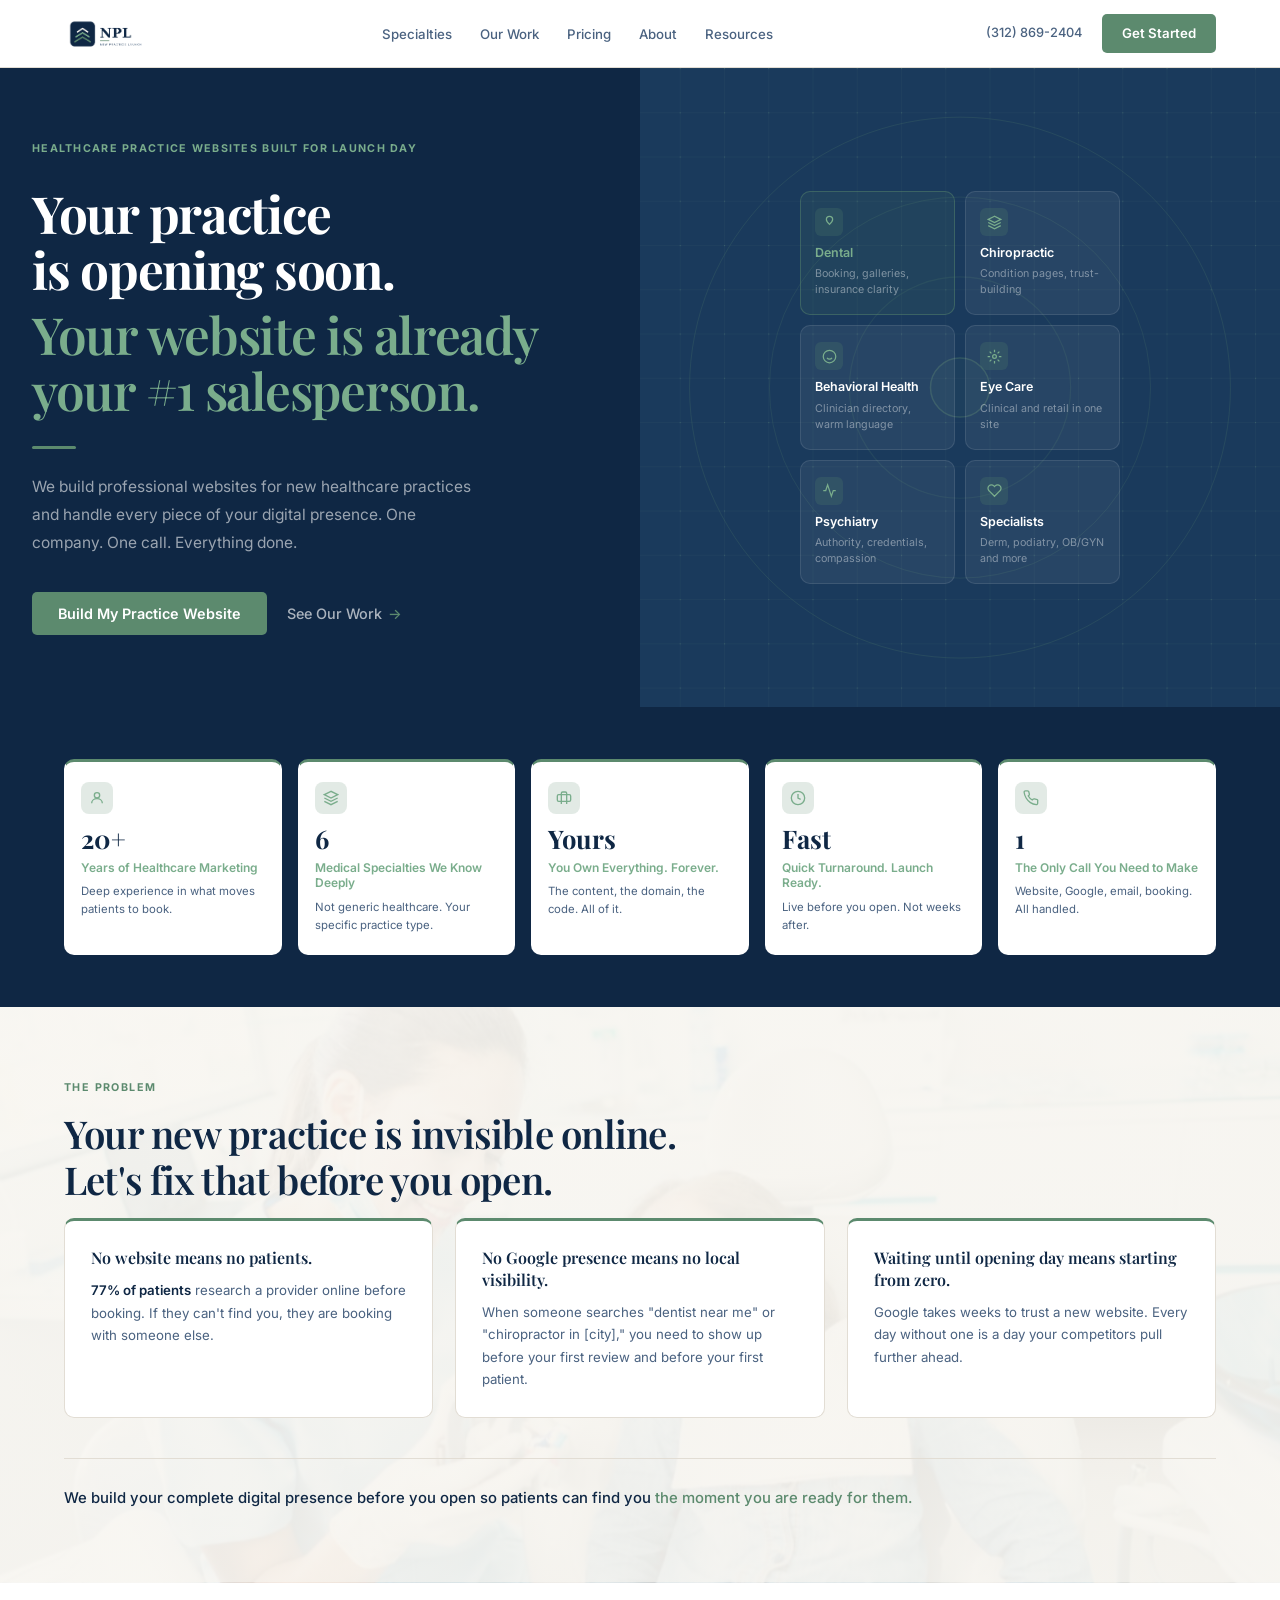
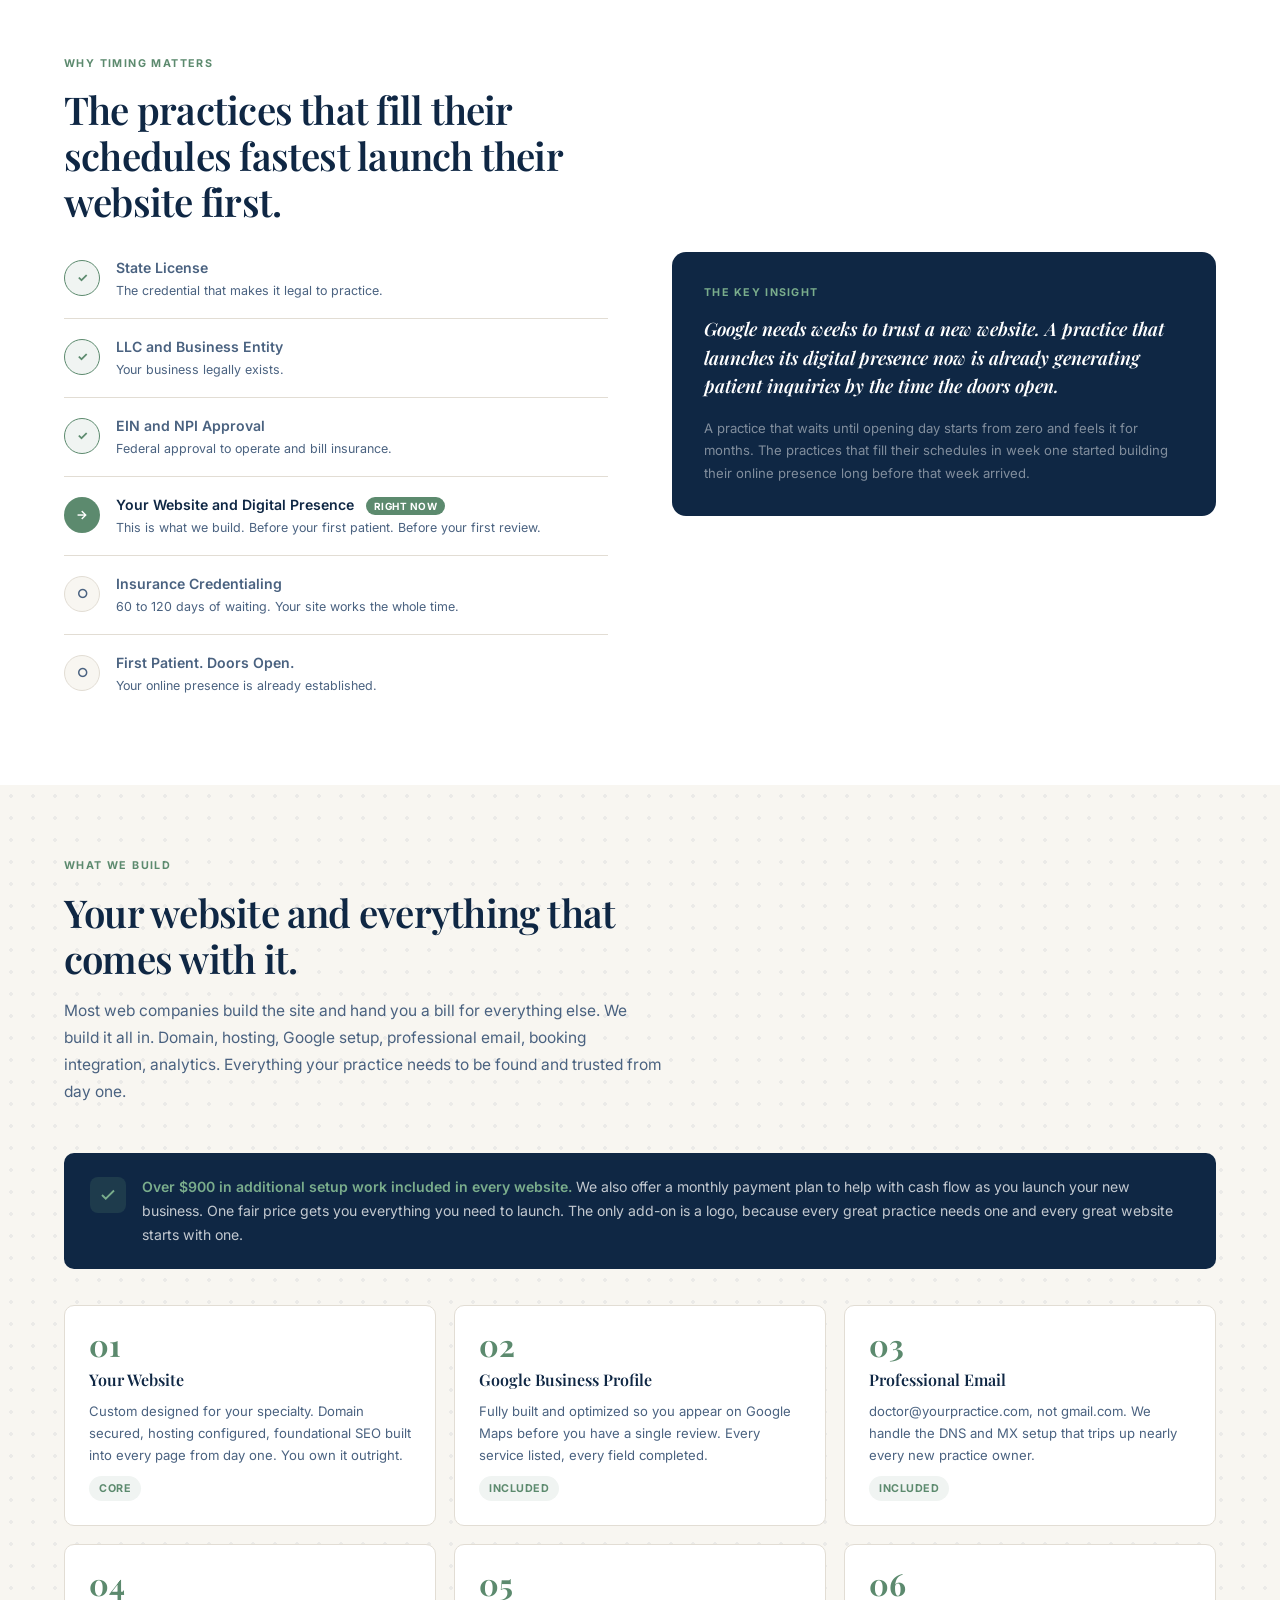
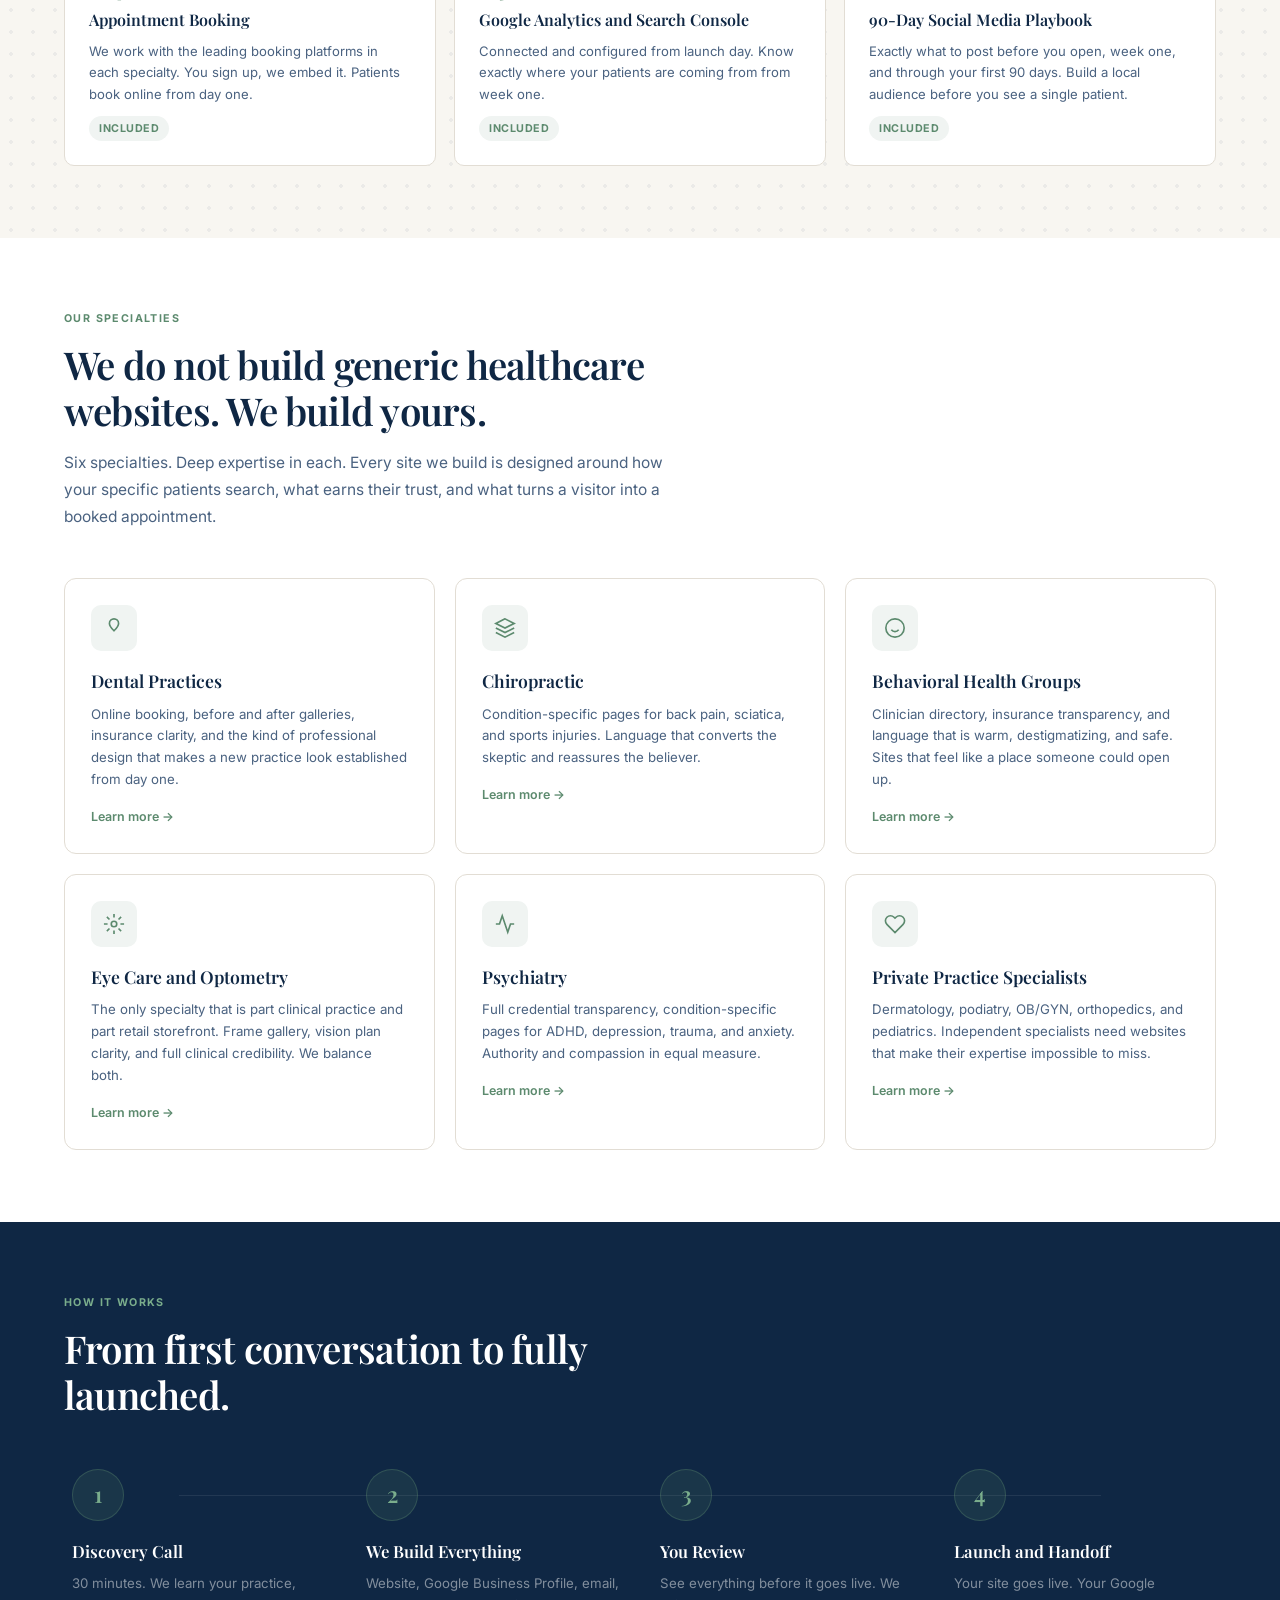
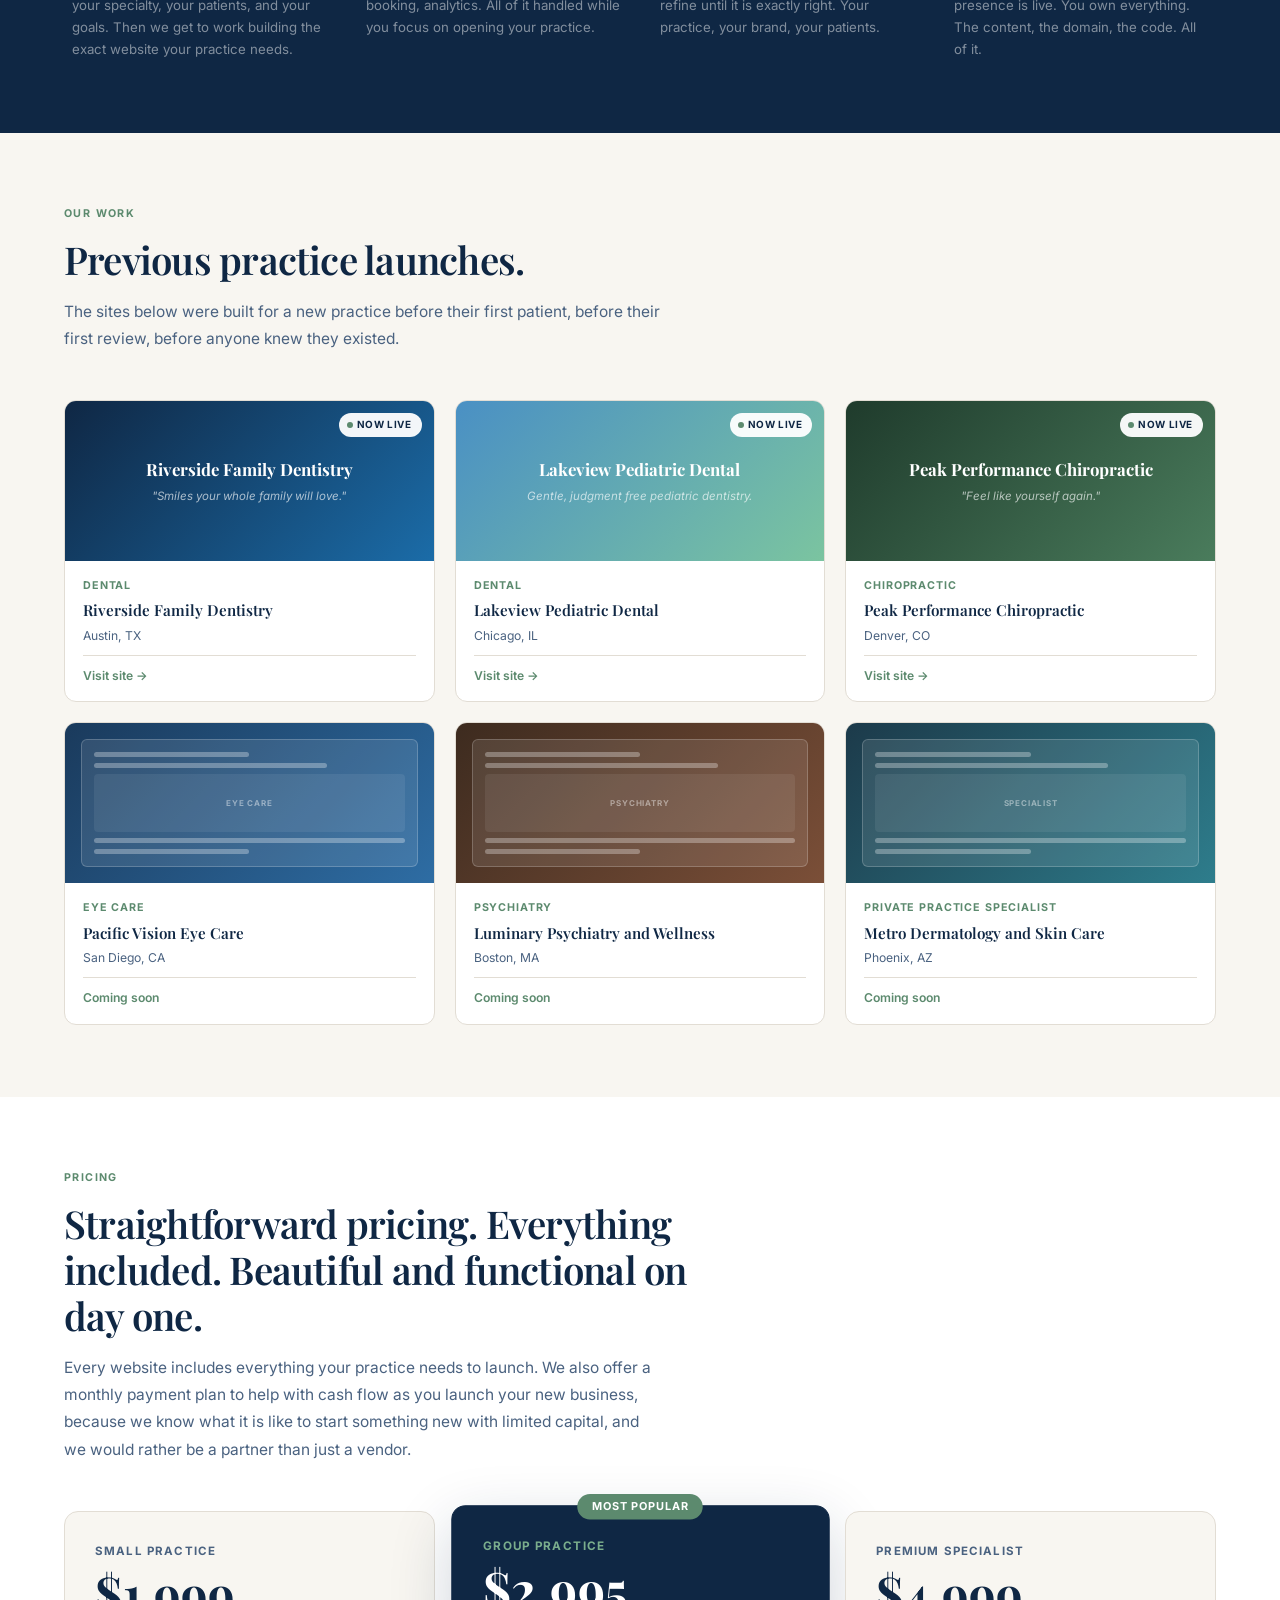
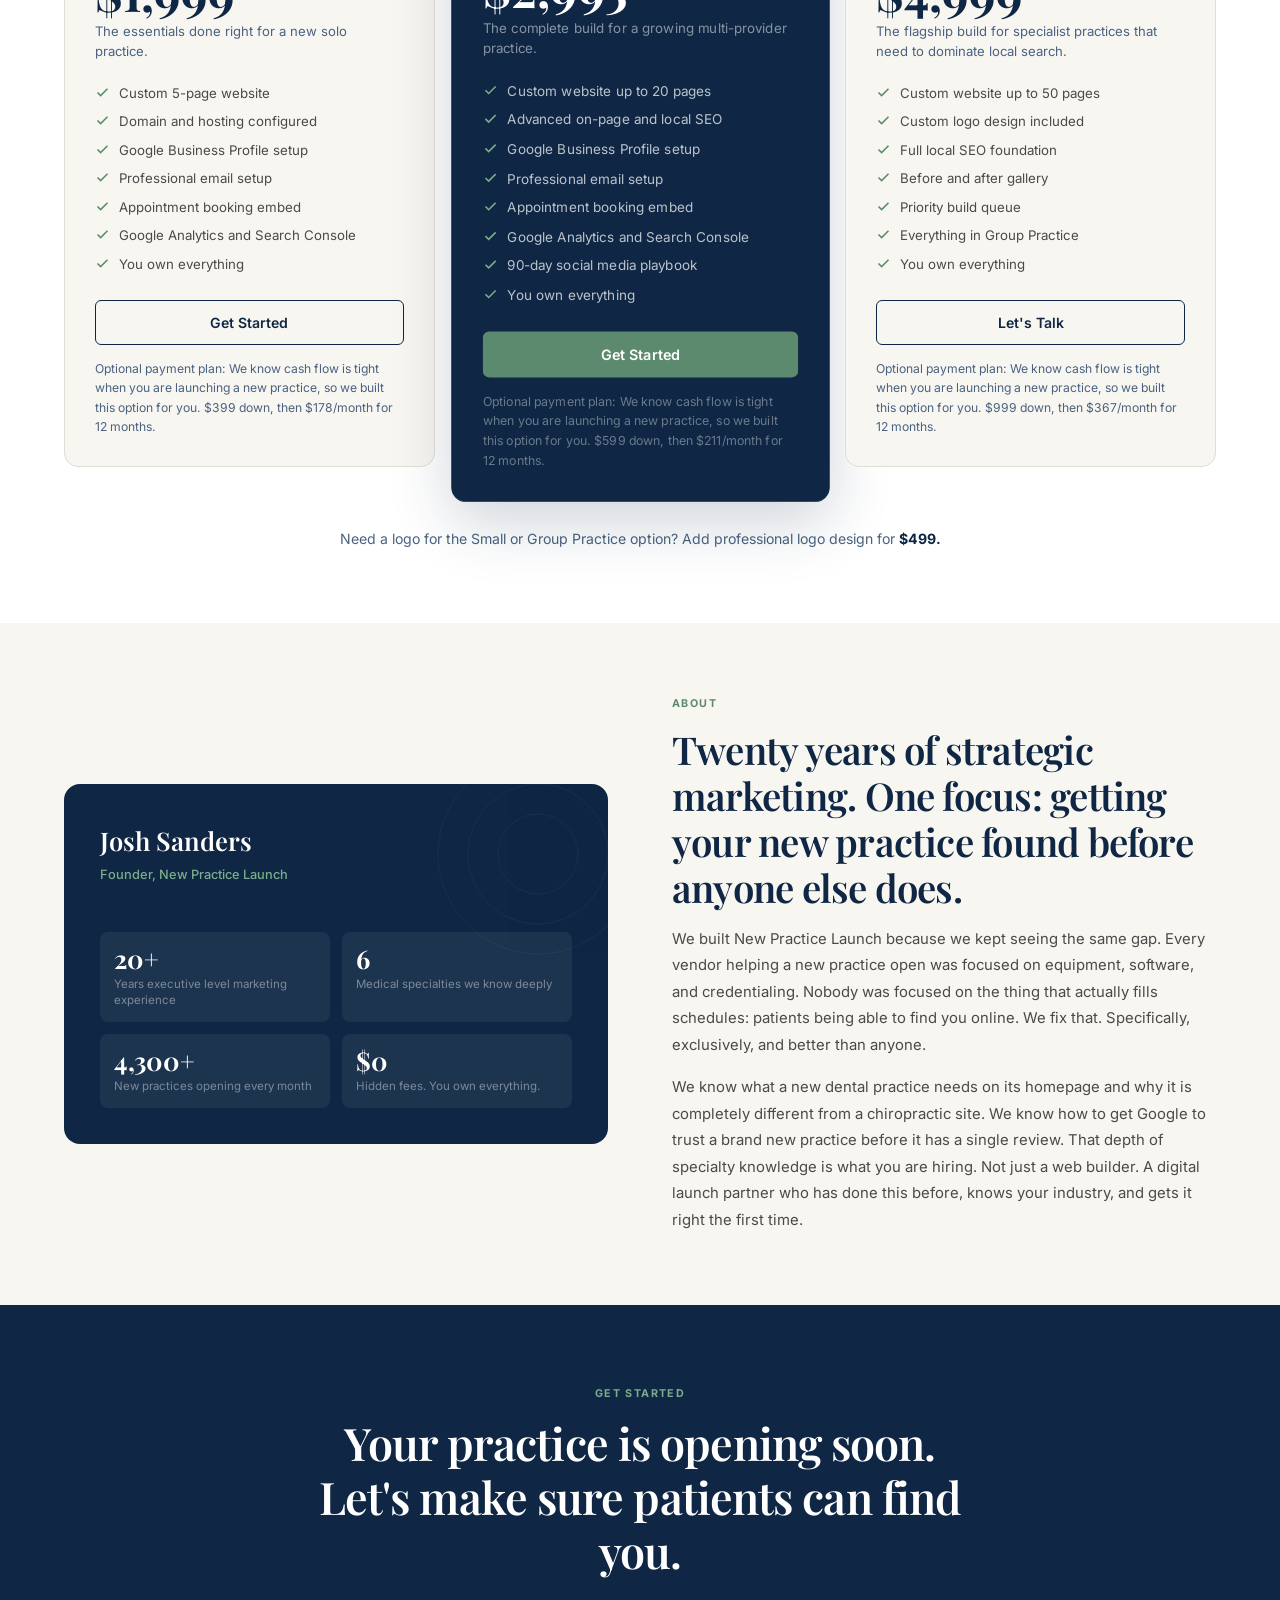
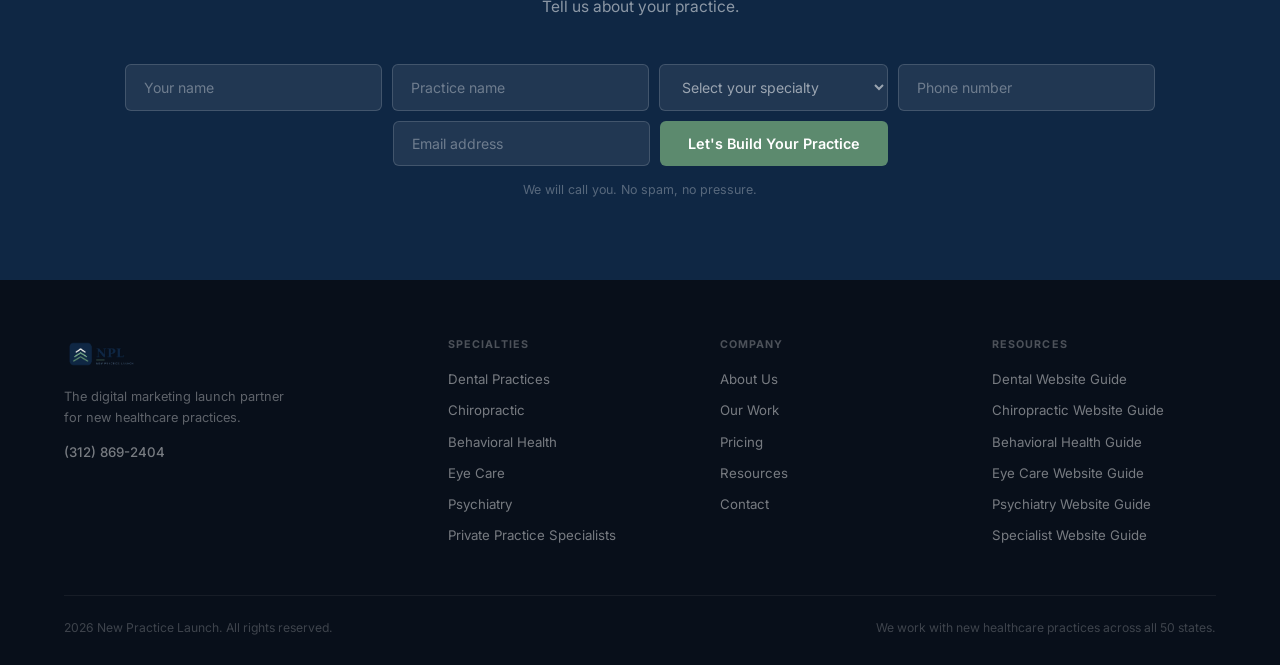
<file: index.html>
<!DOCTYPE html>
<html lang="en">
<head>
  <meta charset="UTF-8">
  <meta name="viewport" content="width=device-width, initial-scale=1.0">
  <title>New Practice Launch: Healthcare Practice Websites Built for Launch Day</title>
  <meta name="description" content="We build professional websites for new healthcare practices. Dental, chiropractic, eye care, behavioral health, psychiatry, and specialist practices. One company. One call. Everything done.">
  <link rel="icon" type="image/svg+xml" href="data:image/svg+xml,%3Csvg xmlns='http://www.w3.org/2000/svg' viewBox='0 0 64 64'%3E%3Crect width='64' height='64' rx='12' fill='%230F2744'/%3E%3Cpolyline points='14,46 32,26 50,46' fill='none' stroke='%23FFFFFF' stroke-width='5' stroke-linecap='round' stroke-linejoin='round'/%3E%3Cpolyline points='14,54 32,34 50,54' fill='none' stroke='%237AAD8C' stroke-width='5' stroke-linecap='round' stroke-linejoin='round'/%3E%3Cpolyline points='14,62 32,42 50,62' fill='none' stroke='%235C8A6E' stroke-width='5' stroke-linecap='round' stroke-linejoin='round'/%3E%3C/svg%3E">
  <link rel="preconnect" href="https://fonts.googleapis.com">
  <link rel="preconnect" href="https://fonts.gstatic.com" crossorigin>
  <link href="https://fonts.googleapis.com/css2?family=Playfair+Display:ital,wght@0,400;0,600;0,700;1,400;1,600&family=Inter:wght@300;400;500;600&display=swap" rel="stylesheet">
  <link rel="stylesheet" href="shared.css">
</head>
<body>

  <!-- NAV -->
  <nav class="nav">
    <a href="index.html" class="nav-logo">
      <img src="assets/images/npl_logo_final.png" alt="New Practice Launch">
    </a>
    <ul class="nav-links">
      <li><a href="#specialties">Specialties</a></li>
      <li><a href="#work">Our Work</a></li>
      <li><a href="#pricing">Pricing</a></li>
      <li><a href="#about">About</a></li>
      <li><a href="#resources">Resources</a></li>
    </ul>
    <div class="nav-right">
      <span class="nav-phone">(312) 869-2404</span>
      <a href="#contact" class="nav-cta">Get Started</a>
      <button class="nav-hamburger" id="hamburger" aria-label="Open menu">
        <span></span>
        <span></span>
        <span></span>
      </button>
    </div>
  </nav>

  <!-- MOBILE NAV -->
  <div class="mobile-nav" id="mobileNav">
    <a href="#specialties">Specialties</a>
    <a href="#work">Our Work</a>
    <a href="#pricing">Pricing</a>
    <a href="#about">About</a>
    <a href="#resources">Resources</a>
    <a href="#contact" class="mobile-nav-cta">Get Started</a>
  </div>

  <!-- HERO -->
  <section class="hero">
    <div class="hero-left">
      <div class="eyebrow">
        Healthcare Practice Websites Built for Launch Day
      </div>
      <h1 class="hero-h1">Your practice<br>is opening soon.</h1>
      <span class="hero-h1-italic">Your website is already<br>your #1 salesperson.</span>
      <div class="sage-rule"></div>
      <p class="hero-sub">We build professional websites for new healthcare practices and handle every piece of your digital presence. One company. One call. Everything done.</p>
      <div class="hero-actions">
        <button class="btn-primary" onclick="document.getElementById('contact').scrollIntoView({behavior:'smooth'})">Build My Practice Website</button>
        <button class="btn-ghost" onclick="document.getElementById('work').scrollIntoView({behavior:'smooth'})">
          See Our Work <span class="arr">&#8594;</span>
        </button>
      </div>
    </div>
    <div class="hero-right">
      <svg class="hero-geo" viewBox="0 0 600 520" preserveAspectRatio="xMidYMid slice" xmlns="http://www.w3.org/2000/svg">
        <defs>
          <pattern id="grid" width="36" height="36" patternUnits="userSpaceOnUse">
            <path d="M 36 0 L 0 0 0 36" fill="none" stroke="#7AAD8C" stroke-width="0.35" opacity="0.2"/>
          </pattern>
          <pattern id="dots" width="36" height="36" patternUnits="userSpaceOnUse">
            <circle cx="0" cy="0" r="1" fill="#7AAD8C" opacity="0.22"/>
          </pattern>
        </defs>
        <rect width="600" height="520" fill="url(#grid)"/>
        <rect width="600" height="520" fill="url(#dots)"/>
        <circle cx="300" cy="260" r="220" fill="none" stroke="#5C8A6E" stroke-width="0.8" opacity="0.2"/>
        <circle cx="300" cy="260" r="155" fill="none" stroke="#5C8A6E" stroke-width="0.8" opacity="0.18"/>
        <circle cx="300" cy="260" r="90" fill="none" stroke="#5C8A6E" stroke-width="1" opacity="0.15"/>
        <circle cx="300" cy="260" r="24" fill="rgba(92,138,110,0.18)" stroke="#5C8A6E" stroke-width="1.2" opacity="0.35"/>
      </svg>
      <div class="vert-cards">
        <div class="vc featured">
          <div class="vc-icon">
            <svg width="15" height="15" fill="none" stroke="#7AAD8C" stroke-width="2" viewBox="0 0 24 24"><path d="M12 2a5 5 0 0 1 5 5c0 3-2 5-5 8-3-3-5-5-5-8a5 5 0 0 1 5-5z"/></svg>
          </div>
          <div class="vc-name">Dental</div>
          <div class="vc-desc">Booking, galleries, insurance clarity</div>
        </div>
        <div class="vc">
          <div class="vc-icon">
            <svg width="15" height="15" fill="none" stroke="#7AAD8C" stroke-width="2" viewBox="0 0 24 24"><path d="M12 2L2 7l10 5 10-5-10-5z"/><path d="M2 17l10 5 10-5"/><path d="M2 12l10 5 10-5"/></svg>
          </div>
          <div class="vc-name">Chiropractic</div>
          <div class="vc-desc">Condition pages, trust-building</div>
        </div>
        <div class="vc">
          <div class="vc-icon">
            <svg width="15" height="15" fill="none" stroke="#7AAD8C" stroke-width="2" viewBox="0 0 24 24"><circle cx="12" cy="12" r="10"/><path d="M8 14s1.5 2 4 2 4-2 4-2"/><line x1="9" y1="9" x2="9.01" y2="9"/><line x1="15" y1="9" x2="15.01" y2="9"/></svg>
          </div>
          <div class="vc-name">Behavioral Health</div>
          <div class="vc-desc">Clinician directory, warm language</div>
        </div>
        <div class="vc">
          <div class="vc-icon">
            <svg width="15" height="15" fill="none" stroke="#7AAD8C" stroke-width="2" viewBox="0 0 24 24"><circle cx="12" cy="12" r="3"/><path d="M12 1v4M12 19v4M4.22 4.22l2.83 2.83M16.95 16.95l2.83 2.83M1 12h4M19 12h4M4.22 19.78l2.83-2.83M16.95 7.05l2.83-2.83"/></svg>
          </div>
          <div class="vc-name">Eye Care</div>
          <div class="vc-desc">Clinical and retail in one site</div>
        </div>
        <div class="vc">
          <div class="vc-icon">
            <svg width="15" height="15" fill="none" stroke="#7AAD8C" stroke-width="2" viewBox="0 0 24 24"><path d="M22 12h-4l-3 9L9 3l-3 9H2"/></svg>
          </div>
          <div class="vc-name">Psychiatry</div>
          <div class="vc-desc">Authority, credentials, compassion</div>
        </div>
        <div class="vc">
          <div class="vc-icon">
            <svg width="15" height="15" fill="none" stroke="#7AAD8C" stroke-width="2" viewBox="0 0 24 24"><path d="M20.84 4.61a5.5 5.5 0 0 0-7.78 0L12 5.67l-1.06-1.06a5.5 5.5 0 0 0-7.78 7.78l1.06 1.06L12 21.23l7.78-7.78 1.06-1.06a5.5 5.5 0 0 0 0-7.78z"/></svg>
          </div>
          <div class="vc-name">Specialists</div>
          <div class="vc-desc">Derm, podiatry, OB/GYN and more</div>
        </div>
      </div>
    </div>
  </section>

  <!-- TRUST SECTION -->
  <section class="trust-section">
    <div class="trust-grid">
      <div class="trust-card">
        <div class="trust-icon">
          <svg width="16" height="16" fill="none" stroke="#7AAD8C" stroke-width="2" viewBox="0 0 24 24"><circle cx="12" cy="8" r="4"/><path d="M4 20c0-4 3.6-7 8-7s8 3 8 7"/></svg>
        </div>
        <div class="trust-num">20+</div>
        <div class="trust-label">Years of Healthcare Marketing</div>
        <div class="trust-desc">Deep experience in what moves patients to book.</div>
      </div>
      <div class="trust-card">
        <div class="trust-icon">
          <svg width="16" height="16" fill="none" stroke="#7AAD8C" stroke-width="2" viewBox="0 0 24 24"><path d="M12 2L2 7l10 5 10-5-10-5z"/><path d="M2 17l10 5 10-5"/><path d="M2 12l10 5 10-5"/></svg>
        </div>
        <div class="trust-num">6</div>
        <div class="trust-label">Medical Specialties We Know Deeply</div>
        <div class="trust-desc">Not generic healthcare. Your specific practice type.</div>
      </div>
      <div class="trust-card">
        <div class="trust-icon">
          <svg width="16" height="16" fill="none" stroke="#7AAD8C" stroke-width="2" viewBox="0 0 24 24"><path d="M20 7H4a2 2 0 0 0-2 2v6a2 2 0 0 0 2 2h16a2 2 0 0 0 2-2V9a2 2 0 0 0-2-2z"/><path d="M16 21V5a2 2 0 0 0-2-2h-4a2 2 0 0 0-2 2v16"/></svg>
        </div>
        <div class="trust-num">Yours</div>
        <div class="trust-label">You Own Everything. Forever.</div>
        <div class="trust-desc">The content, the domain, the code. All of it.</div>
      </div>
      <div class="trust-card">
        <div class="trust-icon">
          <svg width="16" height="16" fill="none" stroke="#7AAD8C" stroke-width="2" viewBox="0 0 24 24"><circle cx="12" cy="12" r="10"/><polyline points="12 6 12 12 16 14"/></svg>
        </div>
        <div class="trust-num">Fast</div>
        <div class="trust-label">Quick Turnaround. Launch Ready.</div>
        <div class="trust-desc">Live before you open. Not weeks after.</div>
      </div>
      <div class="trust-card">
        <div class="trust-icon">
          <svg width="16" height="16" fill="none" stroke="#7AAD8C" stroke-width="2" viewBox="0 0 24 24"><path d="M22 16.92v3a2 2 0 0 1-2.18 2 19.79 19.79 0 0 1-8.63-3.07A19.5 19.5 0 0 1 4.69 12a19.79 19.79 0 0 1-3-8.59A2 2 0 0 1 3.77 1.2h3a2 2 0 0 1 2 1.72c.127.96.361 1.903.7 2.81a2 2 0 0 1-.45 2.11L7.91 8.96a16 16 0 0 0 6 6l1.12-1.12a2 2 0 0 1 2.11-.45c.907.339 1.85.573 2.81.7A2 2 0 0 1 22 16.92z"/></svg>
        </div>
        <div class="trust-num">1</div>
        <div class="trust-label">The Only Call You Need to Make</div>
        <div class="trust-desc">Website, Google, email, booking. All handled.</div>
      </div>
    </div>
  </section>

  <!-- THE PROBLEM -->
  <section class="section section-cream section-problem">
    <span class="sec-eye">The Problem</span>
    <h2 class="sec-h2">Your new practice is invisible online. Let's fix that before you open.</h2>
    <div class="three-col">
      <div class="col-card">
        <div class="col-title">No website means no patients.</div>
        <p class="col-body"><strong>77% of patients</strong> research a provider online before booking. If they can't find you, they are booking with someone else.</p>
      </div>
      <div class="col-card">
        <div class="col-title">No Google presence means no local visibility.</div>
        <p class="col-body">When someone searches "dentist near me" or "chiropractor in [city]," you need to show up before your first review and before your first patient.</p>
      </div>
      <div class="col-card">
        <div class="col-title">Waiting until opening day means starting from zero.</div>
        <p class="col-body">Google takes weeks to trust a new website. Every day without one is a day your competitors pull further ahead.</p>
      </div>
    </div>
    <div class="section-footer">
      We build your complete digital presence before you open so patients can find you <span>the moment you are ready for them.</span>
    </div>
  </section>

  <!-- TIMELINE -->
  <section class="section section-white">
    <div class="tl-grid">
      <div>
        <span class="sec-eye">Why Timing Matters</span>
        <h2 class="sec-h2">The practices that fill their schedules fastest launch their website first.</h2>
        <div class="tl-steps">
          <div class="tl-step">
            <div class="tl-dot done">&#10003;</div>
            <div>
              <div class="tl-title muted">State License</div>
              <div class="tl-desc">The credential that makes it legal to practice.</div>
            </div>
          </div>
          <div class="tl-step">
            <div class="tl-dot done">&#10003;</div>
            <div>
              <div class="tl-title muted">LLC and Business Entity</div>
              <div class="tl-desc">Your business legally exists.</div>
            </div>
          </div>
          <div class="tl-step">
            <div class="tl-dot done">&#10003;</div>
            <div>
              <div class="tl-title muted">EIN and NPI Approval</div>
              <div class="tl-desc">Federal approval to operate and bill insurance.</div>
            </div>
          </div>
          <div class="tl-step">
            <div class="tl-dot now">&#8594;</div>
            <div>
              <div class="tl-title">Your Website and Digital Presence <span class="tl-badge">Right Now</span></div>
              <div class="tl-desc">This is what we build. Before your first patient. Before your first review.</div>
            </div>
          </div>
          <div class="tl-step">
            <div class="tl-dot next">&#9675;</div>
            <div>
              <div class="tl-title muted">Insurance Credentialing</div>
              <div class="tl-desc">60 to 120 days of waiting. Your site works the whole time.</div>
            </div>
          </div>
          <div class="tl-step">
            <div class="tl-dot next">&#9675;</div>
            <div>
              <div class="tl-title muted">First Patient. Doors Open.</div>
              <div class="tl-desc">Your online presence is already established.</div>
            </div>
          </div>
        </div>
      </div>
      <div class="tl-insight">
        <span class="tl-insight-label">The Key Insight</span>
        <div class="tl-insight-quote">Google needs weeks to trust a new website. A practice that launches its digital presence now is already generating patient inquiries by the time the doors open.</div>
        <div class="tl-insight-body">A practice that waits until opening day starts from zero and feels it for months. The practices that fill their schedules in week one started building their online presence long before that week arrived.</div>
      </div>
    </div>
  </section>

  <!-- WHAT WE BUILD -->
  <section class="section section-cream section-build">
    <span class="sec-eye">What We Build</span>
    <h2 class="sec-h2">Your website and everything that comes with it.</h2>
    <p class="sec-sub">Most web companies build the site and hand you a bill for everything else. We build it all in. Domain, hosting, Google setup, professional email, booking integration, analytics. Everything your practice needs to be found and trusted from day one.</p>
    <div class="build-highlight">
      <div class="build-highlight-icon">
        <svg width="18" height="18" fill="none" stroke="#7AAD8C" stroke-width="2.5" viewBox="0 0 24 24"><polyline points="20 6 9 17 4 12"/></svg>
      </div>
      <div class="build-highlight-text">
        <strong>Over $900 in additional setup work included in every website.</strong> We also offer a monthly payment plan to help with cash flow as you launch your new business. One fair price gets you everything you need to launch. The only add-on is a logo, because every great practice needs one and every great website starts with one.
      </div>
    </div>
    <div class="build-grid">
      <div class="build-card">
        <div class="build-num">01</div>
        <div class="build-title">Your Website</div>
        <p class="build-body">Custom designed for your specialty. Domain secured, hosting configured, foundational SEO built into every page from day one. You own it outright.</p>
        <span class="build-tag">Core</span>
      </div>
      <div class="build-card">
        <div class="build-num">02</div>
        <div class="build-title">Google Business Profile</div>
        <p class="build-body">Fully built and optimized so you appear on Google Maps before you have a single review. Every service listed, every field completed.</p>
        <span class="build-tag">Included</span>
      </div>
      <div class="build-card">
        <div class="build-num">03</div>
        <div class="build-title">Professional Email</div>
        <p class="build-body">doctor@yourpractice.com, not gmail.com. We handle the DNS and MX setup that trips up nearly every new practice owner.</p>
        <span class="build-tag">Included</span>
      </div>
      <div class="build-card">
        <div class="build-num">04</div>
        <div class="build-title">Appointment Booking</div>
        <p class="build-body">We work with the leading booking platforms in each specialty. You sign up, we embed it. Patients book online from day one.</p>
        <span class="build-tag">Included</span>
      </div>
      <div class="build-card">
        <div class="build-num">05</div>
        <div class="build-title">Google Analytics and Search Console</div>
        <p class="build-body">Connected and configured from launch day. Know exactly where your patients are coming from from week one.</p>
        <span class="build-tag">Included</span>
      </div>
      <div class="build-card">
        <div class="build-num">06</div>
        <div class="build-title">90-Day Social Media Playbook</div>
        <p class="build-body">Exactly what to post before you open, week one, and through your first 90 days. Build a local audience before you see a single patient.</p>
        <span class="build-tag">Included</span>
      </div>
    </div>
  </section>

  <!-- SPECIALTIES -->
  <section class="section section-white" id="specialties">
    <span class="sec-eye">Our Specialties</span>
    <h2 class="sec-h2">We do not build generic healthcare websites. We build yours.</h2>
    <p class="sec-sub">Six specialties. Deep expertise in each. Every site we build is designed around how your specific patients search, what earns their trust, and what turns a visitor into a booked appointment.</p>
    <div class="spec-grid">
      <a class="spec-card" href="specialties/dental/">
        <div class="spec-icon">
          <svg width="22" height="22" fill="none" stroke="#5C8A6E" stroke-width="1.8" viewBox="0 0 24 24"><path d="M12 2a5 5 0 0 1 5 5c0 3-2 5-5 8-3-3-5-5-5-8a5 5 0 0 1 5-5z"/></svg>
        </div>
        <div class="spec-name">Dental Practices</div>
        <p class="spec-desc">Online booking, before and after galleries, insurance clarity, and the kind of professional design that makes a new practice look established from day one.</p>
        <div class="spec-link">Learn more &#8594;</div>
      </a>
      <a class="spec-card" href="specialties/chiropractic/">
        <div class="spec-icon">
          <svg width="22" height="22" fill="none" stroke="#5C8A6E" stroke-width="1.8" viewBox="0 0 24 24"><path d="M12 2L2 7l10 5 10-5-10-5z"/><path d="M2 17l10 5 10-5"/><path d="M2 12l10 5 10-5"/></svg>
        </div>
        <div class="spec-name">Chiropractic</div>
        <p class="spec-desc">Condition-specific pages for back pain, sciatica, and sports injuries. Language that converts the skeptic and reassures the believer.</p>
        <div class="spec-link">Learn more &#8594;</div>
      </a>
      <a class="spec-card" href="specialties/behavioral-health/">
        <div class="spec-icon">
          <svg width="22" height="22" fill="none" stroke="#5C8A6E" stroke-width="1.8" viewBox="0 0 24 24"><circle cx="12" cy="12" r="10"/><path d="M8 14s1.5 2 4 2 4-2 4-2"/><line x1="9" y1="9" x2="9.01" y2="9"/><line x1="15" y1="9" x2="15.01" y2="9"/></svg>
        </div>
        <div class="spec-name">Behavioral Health Groups</div>
        <p class="spec-desc">Clinician directory, insurance transparency, and language that is warm, destigmatizing, and safe. Sites that feel like a place someone could open up.</p>
        <div class="spec-link">Learn more &#8594;</div>
      </a>
      <a class="spec-card" href="specialties/eye-care/">
        <div class="spec-icon">
          <svg width="22" height="22" fill="none" stroke="#5C8A6E" stroke-width="1.8" viewBox="0 0 24 24"><circle cx="12" cy="12" r="3"/><path d="M12 1v4M12 19v4M4.22 4.22l2.83 2.83M16.95 16.95l2.83 2.83M1 12h4M19 12h4M4.22 19.78l2.83-2.83M16.95 7.05l2.83-2.83"/></svg>
        </div>
        <div class="spec-name">Eye Care and Optometry</div>
        <p class="spec-desc">The only specialty that is part clinical practice and part retail storefront. Frame gallery, vision plan clarity, and full clinical credibility. We balance both.</p>
        <div class="spec-link">Learn more &#8594;</div>
      </a>
      <a class="spec-card" href="specialties/psychiatry/">
        <div class="spec-icon">
          <svg width="22" height="22" fill="none" stroke="#5C8A6E" stroke-width="1.8" viewBox="0 0 24 24"><path d="M22 12h-4l-3 9L9 3l-3 9H2"/></svg>
        </div>
        <div class="spec-name">Psychiatry</div>
        <p class="spec-desc">Full credential transparency, condition-specific pages for ADHD, depression, trauma, and anxiety. Authority and compassion in equal measure.</p>
        <div class="spec-link">Learn more &#8594;</div>
      </a>
      <a class="spec-card" href="specialties/specialists/">
        <div class="spec-icon">
          <svg width="22" height="22" fill="none" stroke="#5C8A6E" stroke-width="1.8" viewBox="0 0 24 24"><path d="M20.84 4.61a5.5 5.5 0 0 0-7.78 0L12 5.67l-1.06-1.06a5.5 5.5 0 0 0-7.78 7.78l1.06 1.06L12 21.23l7.78-7.78 1.06-1.06a5.5 5.5 0 0 0 0-7.78z"/></svg>
        </div>
        <div class="spec-name">Private Practice Specialists</div>
        <p class="spec-desc">Dermatology, podiatry, OB/GYN, orthopedics, and pediatrics. Independent specialists need websites that make their expertise impossible to miss.</p>
        <div class="spec-link">Learn more &#8594;</div>
      </a>
    </div>
  </section>

  <!-- HOW IT WORKS -->
  <section class="section section-navy">
    <span class="sec-eye">How It Works</span>
    <h2 class="sec-h2">From first conversation to fully launched.</h2>
    <div class="proc-grid">
      <div class="proc-step">
        <div class="proc-num">1</div>
        <div class="proc-title">Discovery Call</div>
        <p class="proc-desc">30 minutes. We learn your practice, your specialty, your patients, and your goals. Then we get to work building the exact website your practice needs.</p>
      </div>
      <div class="proc-step">
        <div class="proc-num">2</div>
        <div class="proc-title">We Build Everything</div>
        <p class="proc-desc">Website, Google Business Profile, email, booking, analytics. All of it handled while you focus on opening your practice.</p>
      </div>
      <div class="proc-step">
        <div class="proc-num">3</div>
        <div class="proc-title">You Review</div>
        <p class="proc-desc">See everything before it goes live. We refine until it is exactly right. Your practice, your brand, your patients.</p>
      </div>
      <div class="proc-step">
        <div class="proc-num">4</div>
        <div class="proc-title">Launch and Handoff</div>
        <p class="proc-desc">Your site goes live. Your Google presence is live. You own everything. The content, the domain, the code. All of it.</p>
      </div>
    </div>
  </section>

  <!-- PORTFOLIO -->
  <section class="section section-cream" id="work">
    <span class="sec-eye">Our Work</span>
    <h2 class="sec-h2">Previous practice launches.</h2>
    <p class="sec-sub">The sites below were built for a new practice before their first patient, before their first review, before anyone knew they existed.</p>
    <div class="port-grid">
      <a class="port-card" href="https://www.riversidefamilydds.com/" target="_blank" rel="noopener">
        <div class="port-thumb live-riverside">
          <div class="port-live-badge"><span class="dot"></span>Now Live</div>
          <div class="port-live-brand">
            <div class="port-live-name">Riverside Family Dentistry</div>
            <div class="port-live-tag">"Smiles your whole family will love."</div>
          </div>
        </div>
        <div class="port-info"><div class="port-tag">Dental</div><div class="port-name">Riverside Family Dentistry</div><div class="port-loc">Austin, TX</div><div class="port-view">Visit site &#8594;</div></div>
      </a>
      <a class="port-card" href="https://www.lakeviewpediatricdds.com/" target="_blank" rel="noopener">
        <div class="port-thumb live-lakeview">
          <div class="port-live-badge"><span class="dot"></span>Now Live</div>
          <div class="port-live-brand">
            <div class="port-live-name">Lakeview Pediatric Dental</div>
            <div class="port-live-tag">Gentle, judgment free pediatric dentistry.</div>
          </div>
        </div>
        <div class="port-info"><div class="port-tag">Dental</div><div class="port-name">Lakeview Pediatric Dental</div><div class="port-loc">Chicago, IL</div><div class="port-view">Visit site &#8594;</div></div>
      </a>
      <a class="port-card" href="https://www.peakperformcolorado.com/" target="_blank" rel="noopener">
        <div class="port-thumb live-peak">
          <div class="port-live-badge"><span class="dot"></span>Now Live</div>
          <div class="port-live-brand">
            <div class="port-live-name">Peak Performance Chiropractic</div>
            <div class="port-live-tag">"Feel like yourself again."</div>
          </div>
        </div>
        <div class="port-info"><div class="port-tag">Chiropractic</div><div class="port-name">Peak Performance Chiropractic</div><div class="port-loc">Denver, CO</div><div class="port-view">Visit site &#8594;</div></div>
      </a>
      <div class="port-card">
        <div class="port-thumb eye"><div class="port-mock"><div class="mock-bar s"></div><div class="mock-bar m"></div><div class="mock-body"><span>Eye Care</span></div><div class="mock-bar f"></div><div class="mock-bar s"></div></div></div>
        <div class="port-info"><div class="port-tag">Eye Care</div><div class="port-name">Pacific Vision Eye Care</div><div class="port-loc">San Diego, CA</div><div class="port-view">Coming soon</div></div>
      </div>
      <div class="port-card">
        <div class="port-thumb psych"><div class="port-mock"><div class="mock-bar s"></div><div class="mock-bar m"></div><div class="mock-body"><span>Psychiatry</span></div><div class="mock-bar f"></div><div class="mock-bar s"></div></div></div>
        <div class="port-info"><div class="port-tag">Psychiatry</div><div class="port-name">Luminary Psychiatry and Wellness</div><div class="port-loc">Boston, MA</div><div class="port-view">Coming soon</div></div>
      </div>
      <div class="port-card">
        <div class="port-thumb spec"><div class="port-mock"><div class="mock-bar s"></div><div class="mock-bar m"></div><div class="mock-body"><span>Specialist</span></div><div class="mock-bar f"></div><div class="mock-bar s"></div></div></div>
        <div class="port-info"><div class="port-tag">Private Practice Specialist</div><div class="port-name">Metro Dermatology and Skin Care</div><div class="port-loc">Phoenix, AZ</div><div class="port-view">Coming soon</div></div>
      </div>
    </div>
  </section>

  <!-- PRICING -->
  <section class="section section-white" id="pricing">
    <span class="sec-eye">Pricing</span>
    <h2 class="sec-h2">Straightforward pricing. Everything included. Beautiful and functional on day one.</h2>
    <p class="sec-sub">Every website includes everything your practice needs to launch. We also offer a monthly payment plan to help with cash flow as you launch your new business, because we know what it is like to start something new with limited capital, and we would rather be a partner than just a vendor.</p>
    <div class="price-grid">
      <div class="price-card">
        <div class="price-tier">Small Practice</div>
        <div class="price-amount">$1,999</div>
        <div class="price-tagline">The essentials done right for a new solo practice.</div>
        <ul class="price-features">
          <li><svg class="pf-check" fill="none" stroke="currentColor" stroke-width="2.5" viewBox="0 0 24 24"><path d="M20 6L9 17l-5-5"/></svg>Custom 5-page website</li>
          <li><svg class="pf-check" fill="none" stroke="currentColor" stroke-width="2.5" viewBox="0 0 24 24"><path d="M20 6L9 17l-5-5"/></svg>Domain and hosting configured</li>
          <li><svg class="pf-check" fill="none" stroke="currentColor" stroke-width="2.5" viewBox="0 0 24 24"><path d="M20 6L9 17l-5-5"/></svg>Google Business Profile setup</li>
          <li><svg class="pf-check" fill="none" stroke="currentColor" stroke-width="2.5" viewBox="0 0 24 24"><path d="M20 6L9 17l-5-5"/></svg>Professional email setup</li>
          <li><svg class="pf-check" fill="none" stroke="currentColor" stroke-width="2.5" viewBox="0 0 24 24"><path d="M20 6L9 17l-5-5"/></svg>Appointment booking embed</li>
          <li><svg class="pf-check" fill="none" stroke="currentColor" stroke-width="2.5" viewBox="0 0 24 24"><path d="M20 6L9 17l-5-5"/></svg>Google Analytics and Search Console</li>
          <li><svg class="pf-check" fill="none" stroke="currentColor" stroke-width="2.5" viewBox="0 0 24 24"><path d="M20 6L9 17l-5-5"/></svg>You own everything</li>
        </ul>
        <button class="price-btn">Get Started</button>
        <div class="price-plan">Optional payment plan: We know cash flow is tight when you are launching a new practice, so we built this option for you. $399 down, then $178/month for 12 months.</div>
      </div>
      <div class="price-card featured">
        <div class="price-badge">Most Popular</div>
        <div class="price-tier">Group Practice</div>
        <div class="price-amount">$2,995</div>
        <div class="price-tagline">The complete build for a growing multi-provider practice.</div>
        <ul class="price-features">
          <li><svg class="pf-check" fill="none" stroke="currentColor" stroke-width="2.5" viewBox="0 0 24 24"><path d="M20 6L9 17l-5-5"/></svg>Custom website up to 20 pages</li>
          <li><svg class="pf-check" fill="none" stroke="currentColor" stroke-width="2.5" viewBox="0 0 24 24"><path d="M20 6L9 17l-5-5"/></svg>Advanced on-page and local SEO</li>
          <li><svg class="pf-check" fill="none" stroke="currentColor" stroke-width="2.5" viewBox="0 0 24 24"><path d="M20 6L9 17l-5-5"/></svg>Google Business Profile setup</li>
          <li><svg class="pf-check" fill="none" stroke="currentColor" stroke-width="2.5" viewBox="0 0 24 24"><path d="M20 6L9 17l-5-5"/></svg>Professional email setup</li>
          <li><svg class="pf-check" fill="none" stroke="currentColor" stroke-width="2.5" viewBox="0 0 24 24"><path d="M20 6L9 17l-5-5"/></svg>Appointment booking embed</li>
          <li><svg class="pf-check" fill="none" stroke="currentColor" stroke-width="2.5" viewBox="0 0 24 24"><path d="M20 6L9 17l-5-5"/></svg>Google Analytics and Search Console</li>
          <li><svg class="pf-check" fill="none" stroke="currentColor" stroke-width="2.5" viewBox="0 0 24 24"><path d="M20 6L9 17l-5-5"/></svg>90-day social media playbook</li>
          <li><svg class="pf-check" fill="none" stroke="currentColor" stroke-width="2.5" viewBox="0 0 24 24"><path d="M20 6L9 17l-5-5"/></svg>You own everything</li>
        </ul>
        <button class="price-btn">Get Started</button>
        <div class="price-plan">Optional payment plan: We know cash flow is tight when you are launching a new practice, so we built this option for you. $599 down, then $211/month for 12 months.</div>
      </div>
      <div class="price-card">
        <div class="price-tier">Premium Specialist</div>
        <div class="price-amount">$4,999</div>
        <div class="price-tagline">The flagship build for specialist practices that need to dominate local search.</div>
        <ul class="price-features">
          <li><svg class="pf-check" fill="none" stroke="currentColor" stroke-width="2.5" viewBox="0 0 24 24"><path d="M20 6L9 17l-5-5"/></svg>Custom website up to 50 pages</li>
          <li><svg class="pf-check" fill="none" stroke="currentColor" stroke-width="2.5" viewBox="0 0 24 24"><path d="M20 6L9 17l-5-5"/></svg>Custom logo design included</li>
          <li><svg class="pf-check" fill="none" stroke="currentColor" stroke-width="2.5" viewBox="0 0 24 24"><path d="M20 6L9 17l-5-5"/></svg>Full local SEO foundation</li>
          <li><svg class="pf-check" fill="none" stroke="currentColor" stroke-width="2.5" viewBox="0 0 24 24"><path d="M20 6L9 17l-5-5"/></svg>Before and after gallery</li>
          <li><svg class="pf-check" fill="none" stroke="currentColor" stroke-width="2.5" viewBox="0 0 24 24"><path d="M20 6L9 17l-5-5"/></svg>Priority build queue</li>
          <li><svg class="pf-check" fill="none" stroke="currentColor" stroke-width="2.5" viewBox="0 0 24 24"><path d="M20 6L9 17l-5-5"/></svg>Everything in Group Practice</li>
          <li><svg class="pf-check" fill="none" stroke="currentColor" stroke-width="2.5" viewBox="0 0 24 24"><path d="M20 6L9 17l-5-5"/></svg>You own everything</li>
        </ul>
        <button class="price-btn">Let's Talk</button>
        <div class="price-plan">Optional payment plan: We know cash flow is tight when you are launching a new practice, so we built this option for you. $999 down, then $367/month for 12 months.</div>
      </div>
    </div>
    <p class="price-note">Need a logo for the Small or Group Practice option? Add professional logo design for <strong>$499.</strong></p>
  </section>

  <!-- ABOUT -->
  <section class="section section-cream" id="about">
    <div class="about-grid">
      <div class="about-visual">
        <svg class="about-geo" width="220" height="220" viewBox="0 0 220 220" fill="none" xmlns="http://www.w3.org/2000/svg">
          <circle cx="110" cy="110" r="100" stroke="#7AAD8C" stroke-width="1"/>
          <circle cx="110" cy="110" r="70" stroke="#7AAD8C" stroke-width="1"/>
          <circle cx="110" cy="110" r="40" stroke="#7AAD8C" stroke-width="1"/>
        </svg>
        <div>
          <div class="about-name">Josh Sanders</div>
          <div class="about-role">Founder, New Practice Launch</div>
        </div>
        <div class="about-stats">
          <div class="about-stat">
            <div class="about-stat-num">20+</div>
            <div class="about-stat-label">Years executive level marketing experience</div>
          </div>
          <div class="about-stat">
            <div class="about-stat-num">6</div>
            <div class="about-stat-label">Medical specialties we know deeply</div>
          </div>
          <div class="about-stat">
            <div class="about-stat-num">4,300+</div>
            <div class="about-stat-label">New practices opening every month</div>
          </div>
          <div class="about-stat">
            <div class="about-stat-num">$0</div>
            <div class="about-stat-label">Hidden fees. You own everything.</div>
          </div>
        </div>
      </div>
      <div>
        <span class="sec-eye">About</span>
        <h2 class="sec-h2">Twenty years of strategic marketing. One focus: getting your new practice found before anyone else does.</h2>
        <p class="about-p">We built New Practice Launch because we kept seeing the same gap. Every vendor helping a new practice open was focused on equipment, software, and credentialing. Nobody was focused on the thing that actually fills schedules: patients being able to find you online. We fix that. Specifically, exclusively, and better than anyone.</p>
        <p class="about-p">We know what a new dental practice needs on its homepage and why it is completely different from a chiropractic site. We know how to get Google to trust a brand new practice before it has a single review. That depth of specialty knowledge is what you are hiring. Not just a web builder. A digital launch partner who has done this before, knows your industry, and gets it right the first time.</p>
      </div>
    </div>
  </section>

  <!-- FINAL CTA -->
  <section class="cta-section" id="contact">
    <span class="sec-eye" style="display:block;text-align:center;color:var(--sage-light);">Get Started</span>
    <h2 class="cta-h2">Your practice is opening soon. Let's make sure patients can find you.</h2>
    <p class="cta-sub">Tell us about your practice.</p>
    <form class="cta-form" id="npl-lead-form" action="https://usebasin.com/f/301ae71af2b9" method="POST">
      <input class="cta-input" type="text" name="name" placeholder="Your name" required>
      <input class="cta-input" type="text" name="practice_name" placeholder="Practice name" required>
      <select class="cta-select" name="specialty" required>
        <option value="" disabled selected>Select your specialty</option>
        <option>Dental</option>
        <option>Chiropractic</option>
        <option>Behavioral Health</option>
        <option>Eye Care</option>
        <option>Psychiatry</option>
        <option>Private Practice Specialist</option>
      </select>
      <input class="cta-input" type="tel" name="phone" placeholder="Phone number" required>
      <input class="cta-input" type="email" name="email" placeholder="Email address" required>
      <button class="cta-btn" type="submit" id="npl-lead-submit">Let's Build Your Practice</button>
    </form>
    <div class="cta-note" id="npl-lead-note">We will call you. No spam, no pressure.</div>
    <div class="cta-success" id="npl-lead-success">
      <div class="cta-success-icon">
        <svg width="26" height="26" fill="none" stroke="#FFFFFF" stroke-width="2.5" viewBox="0 0 24 24"><path d="M20 6L9 17l-5-5"/></svg>
      </div>
      <div class="cta-success-title">Thank you, we got your submission.</div>
      <p class="cta-success-body">We will be in touch soon to talk about your new practice website. No spam, no pressure.</p>
    </div>
  </section>

  <!-- FOOTER -->
  <footer>
    <div class="footer-grid">
      <div>
        <div class="footer-logo">
          <img src="assets/images/npl_logo_final.png" alt="New Practice Launch">
        </div>
        <p class="footer-tagline">The digital marketing launch partner for new healthcare practices.</p>
        <p class="footer-phone">(312) 869-2404</p>
      </div>
      <div class="footer-col">
        <h4>Specialties</h4>
        <ul>
          <li><a href="specialties/dental/">Dental Practices</a></li>
          <li><a href="specialties/chiropractic/">Chiropractic</a></li>
          <li><a href="specialties/behavioral-health/">Behavioral Health</a></li>
          <li><a href="specialties/eye-care/">Eye Care</a></li>
          <li><a href="specialties/psychiatry/">Psychiatry</a></li>
          <li><a href="specialties/specialists/">Private Practice Specialists</a></li>
        </ul>
      </div>
      <div class="footer-col">
        <h4>Company</h4>
        <ul>
          <li><a href="#about">About Us</a></li>
          <li><a href="#work">Our Work</a></li>
          <li><a href="#pricing">Pricing</a></li>
          <li><a href="#resources">Resources</a></li>
          <li><a href="contact/">Contact</a></li>
        </ul>
      </div>
      <div class="footer-col" id="resources">
        <h4>Resources</h4>
        <ul>
          <li>Dental Website Guide</li>
          <li>Chiropractic Website Guide</li>
          <li>Behavioral Health Guide</li>
          <li>Eye Care Website Guide</li>
          <li>Psychiatry Website Guide</li>
          <li>Specialist Website Guide</li>
        </ul>
      </div>
    </div>
    <div class="footer-bottom">
      <span class="footer-copy">2026 New Practice Launch. All rights reserved.</span>
      <span class="footer-copy">We work with new healthcare practices across all 50 states.</span>
    </div>
  </footer>

  <script src="shared.js"></script>

</body>
</html>
</file>
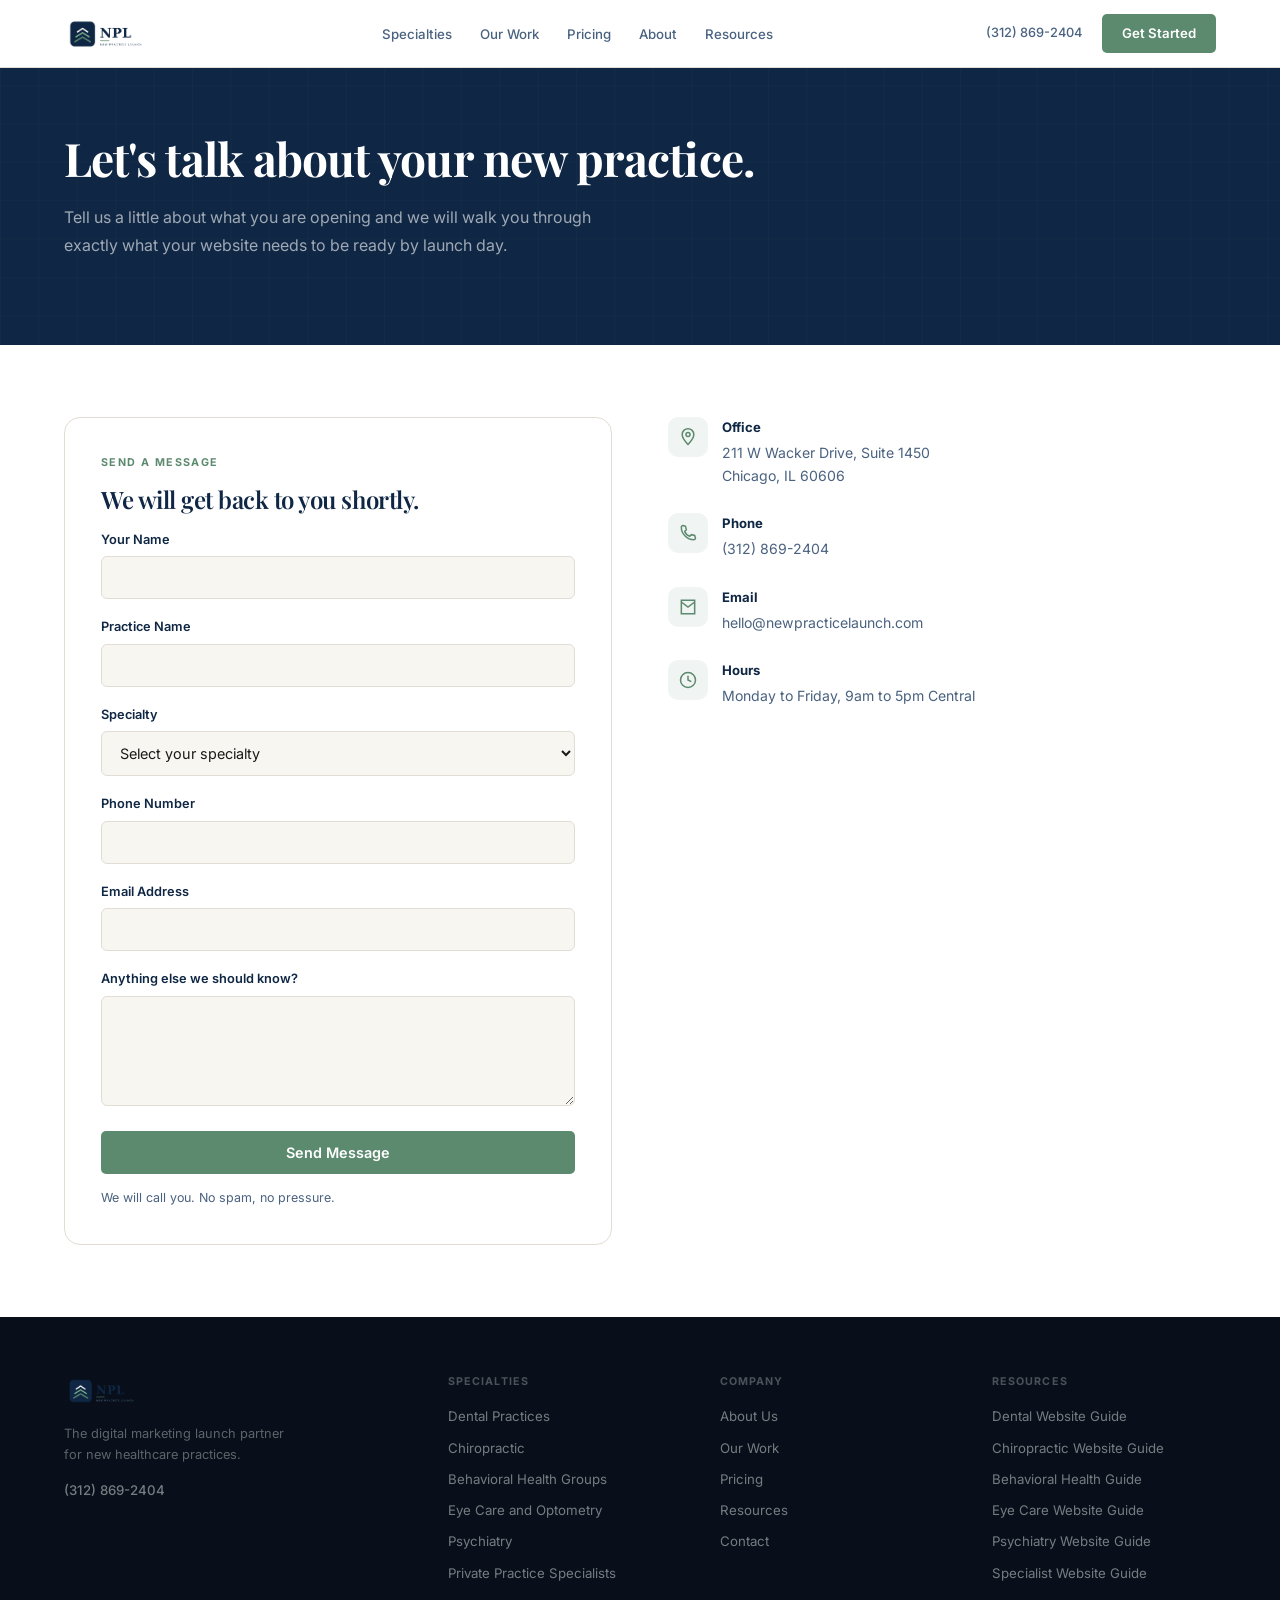
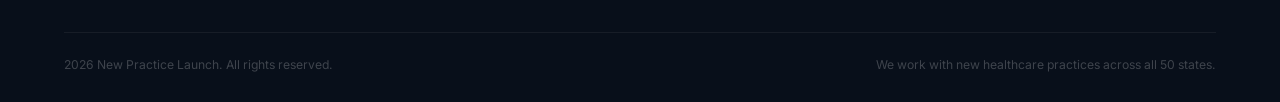
<file: contact/index.html>
<!DOCTYPE html>
<html lang="en">
<head>
  <meta charset="UTF-8">
  <meta name="viewport" content="width=device-width, initial-scale=1.0">
  <title>Contact | New Practice Launch</title>
  <meta name="description" content="Contact New Practice Launch to start your new healthcare practice website.">
  <link rel="icon" type="image/svg+xml" href="data:image/svg+xml,%3Csvg xmlns='http://www.w3.org/2000/svg' viewBox='0 0 64 64'%3E%3Crect width='64' height='64' rx='12' fill='%230F2744'/%3E%3Cpolyline points='14,46 32,26 50,46' fill='none' stroke='%23FFFFFF' stroke-width='5' stroke-linecap='round' stroke-linejoin='round'/%3E%3Cpolyline points='14,54 32,34 50,54' fill='none' stroke='%237AAD8C' stroke-width='5' stroke-linecap='round' stroke-linejoin='round'/%3E%3Cpolyline points='14,62 32,42 50,62' fill='none' stroke='%235C8A6E' stroke-width='5' stroke-linecap='round' stroke-linejoin='round'/%3E%3C/svg%3E">
  <link rel="preconnect" href="https://fonts.googleapis.com">
  <link rel="preconnect" href="https://fonts.gstatic.com" crossorigin>
  <link href="https://fonts.googleapis.com/css2?family=Playfair+Display:ital,wght@0,400;0,600;0,700;1,400;1,600&family=Inter:wght@300;400;500;600&display=swap" rel="stylesheet">
  <link rel="stylesheet" href="../shared.css">
</head>
<body>

  <!-- NAV -->
  <nav class="nav">
    <a href="../index.html" class="nav-logo">
      <img src="../assets/images/npl_logo_final.png" alt="New Practice Launch">
    </a>
    <ul class="nav-links">
      <li><a href="../index.html#specialties">Specialties</a></li>
      <li><a href="../index.html#work">Our Work</a></li>
      <li><a href="../index.html#pricing">Pricing</a></li>
      <li><a href="../index.html#about">About</a></li>
      <li><a href="../index.html#resources">Resources</a></li>
    </ul>
    <div class="nav-right">
      <span class="nav-phone">(312) 869-2404</span>
      <a href="../contact/" class="nav-cta">Get Started</a>
      <button class="nav-hamburger" id="hamburger" aria-label="Open menu">
        <span></span>
        <span></span>
        <span></span>
      </button>
    </div>
  </nav>

  <!-- MOBILE NAV -->
  <div class="mobile-nav" id="mobileNav">
    <a href="../index.html#specialties">Specialties</a>
    <a href="../index.html#work">Our Work</a>
    <a href="../index.html#pricing">Pricing</a>
    <a href="../index.html#about">About</a>
    <a href="../index.html#resources">Resources</a>
    <a href="../contact/" class="mobile-nav-cta">Get Started</a>
  </div>

  <!-- SUBPAGE HERO -->
  <section class="subpage-hero">
    <svg class="subpage-hero-geo" viewBox="0 0 1200 300" preserveAspectRatio="xMidYMid slice" xmlns="http://www.w3.org/2000/svg">
      <defs>
        <pattern id="grid" width="36" height="36" patternUnits="userSpaceOnUse">
          <path d="M 36 0 L 0 0 0 36" fill="none" stroke="#7AAD8C" stroke-width="0.35" opacity="0.15"/>
        </pattern>
      </defs>
      <rect width="1200" height="300" fill="url(#grid)"/>
    </svg>
    <div class="subpage-hero-inner">
      <h1>Let's talk about your new practice.</h1>
      <p>Tell us a little about what you are opening and we will walk you through exactly what your website needs to be ready by launch day.</p>
    </div>
  </section>

  <!-- CONTACT -->
  <section class="section section-white">
    <div class="contact-grid">
      <div class="contact-card">
        <span class="sec-eye">Send a Message</span>
        <h2 class="sec-h2" style="font-size:1.5rem;">We will get back to you shortly.</h2>
        <form id="npl-lead-form" action="https://usebasin.com/f/301ae71af2b9" method="POST">
          <div class="contact-field">
            <label for="c-name">Your Name</label>
            <input type="text" id="c-name" name="name" required>
          </div>
          <div class="contact-field">
            <label for="c-practice">Practice Name</label>
            <input type="text" id="c-practice" name="practice_name" required>
          </div>
          <div class="contact-field">
            <label for="c-specialty">Specialty</label>
            <select id="c-specialty" name="specialty" required style="width:100%;padding:12px 14px;border-radius:6px;border:1px solid var(--border);background:var(--cream);font-family:'Inter',sans-serif;font-size:0.9rem;color:var(--text);">
              <option value="" disabled selected>Select your specialty</option>
              <option>Dental</option>
              <option>Chiropractic</option>
              <option>Behavioral Health</option>
              <option>Eye Care</option>
              <option>Psychiatry</option>
              <option>Private Practice Specialist</option>
            </select>
          </div>
          <div class="contact-field">
            <label for="c-phone">Phone Number</label>
            <input type="tel" id="c-phone" name="phone" required>
          </div>
          <div class="contact-field">
            <label for="c-email">Email Address</label>
            <input type="email" id="c-email" name="email" required>
          </div>
          <div class="contact-field">
            <label for="c-message">Anything else we should know?</label>
            <textarea id="c-message" name="message"></textarea>
          </div>
          <button class="btn-primary" type="submit" id="npl-lead-submit" style="width:100%;justify-content:center;">Send Message</button>
        </form>
        <p class="cta-note" id="npl-lead-note" style="color:var(--slate);margin-top:14px;">We will call you. No spam, no pressure.</p>
        <div class="cta-success" id="npl-lead-success" style="margin:0;">
          <div class="cta-success-icon">
            <svg width="24" height="24" fill="none" stroke="#FFFFFF" stroke-width="2.5" viewBox="0 0 24 24"><path d="M20 6L9 17l-5-5"/></svg>
          </div>
          <div class="cta-success-title" style="color:var(--navy);">Thank you, we got your submission.</div>
          <p class="cta-success-body" style="color:var(--slate);">We will be in touch soon to talk about your new practice website.</p>
        </div>
      </div>
      <div>
        <div class="contact-info-item">
          <div class="contact-info-icon">
            <svg width="20" height="20" fill="none" stroke="#5C8A6E" stroke-width="1.8" viewBox="0 0 24 24"><path d="M12 21s7-7.5 7-12a7 7 0 1 0-14 0c0 4.5 7 12 7 12z"/><circle cx="12" cy="9" r="2.4"/></svg>
          </div>
          <div>
            <div class="contact-info-title">Office</div>
            <div class="contact-info-body">211 W Wacker Drive, Suite 1450<br>Chicago, IL 60606</div>
          </div>
        </div>
        <div class="contact-info-item">
          <div class="contact-info-icon">
            <svg width="20" height="20" fill="none" stroke="#5C8A6E" stroke-width="1.8" viewBox="0 0 24 24"><path d="M6 3l3 1 1 4-2 2c1 3 3 5 6 6l2-2 4 1 1 3c0 1-1 2-2 2-8 0-15-7-15-15 0-1 1-2 2-2z"/></svg>
          </div>
          <div>
            <div class="contact-info-title">Phone</div>
            <div class="contact-info-body">(312) 869-2404</div>
          </div>
        </div>
        <div class="contact-info-item">
          <div class="contact-info-icon">
            <svg width="20" height="20" fill="none" stroke="#5C8A6E" stroke-width="1.8" viewBox="0 0 24 24"><path d="M4 4h16v16H4z"/><path d="M4 6l8 6 8-6"/></svg>
          </div>
          <div>
            <div class="contact-info-title">Email</div>
            <div class="contact-info-body">hello@newpracticelaunch.com</div>
          </div>
        </div>
        <div class="contact-info-item">
          <div class="contact-info-icon">
            <svg width="20" height="20" fill="none" stroke="#5C8A6E" stroke-width="1.8" viewBox="0 0 24 24"><circle cx="12" cy="12" r="9"/><path d="M12 7v5l4 2"/></svg>
          </div>
          <div>
            <div class="contact-info-title">Hours</div>
            <div class="contact-info-body">Monday to Friday, 9am to 5pm Central</div>
          </div>
        </div>
      </div>
    </div>
  </section>

  <!-- FOOTER -->
  <footer>
    <div class="footer-grid">
      <div>
        <div class="footer-logo">
          <img src="../assets/images/npl_logo_final.png" alt="New Practice Launch">
        </div>
        <p class="footer-tagline">The digital marketing launch partner for new healthcare practices.</p>
        <p class="footer-phone">(312) 869-2404</p>
      </div>
      <div class="footer-col">
        <h4>Specialties</h4>
        <ul>
          <li><a href="../specialties/dental/">Dental Practices</a></li><li><a href="../specialties/chiropractic/">Chiropractic</a></li><li><a href="../specialties/behavioral-health/">Behavioral Health Groups</a></li><li><a href="../specialties/eye-care/">Eye Care and Optometry</a></li><li><a href="../specialties/psychiatry/">Psychiatry</a></li><li><a href="../specialties/specialists/">Private Practice Specialists</a></li>
        </ul>
      </div>
      <div class="footer-col">
        <h4>Company</h4>
        <ul>
          <li><a href="../index.html#about">About Us</a></li>
          <li><a href="../index.html#work">Our Work</a></li>
          <li><a href="../index.html#pricing">Pricing</a></li>
          <li><a href="../index.html#resources">Resources</a></li>
          <li><a href="../contact/">Contact</a></li>
        </ul>
      </div>
      <div class="footer-col">
        <h4>Resources</h4>
        <ul>
          <li>Dental Website Guide</li>
          <li>Chiropractic Website Guide</li>
          <li>Behavioral Health Guide</li>
          <li>Eye Care Website Guide</li>
          <li>Psychiatry Website Guide</li>
          <li>Specialist Website Guide</li>
        </ul>
      </div>
    </div>
    <div class="footer-bottom">
      <span class="footer-copy">2026 New Practice Launch. All rights reserved.</span>
      <span class="footer-copy">We work with new healthcare practices across all 50 states.</span>
    </div>
  </footer>

  <script src="../shared.js"></script>
</body>
</html>
</file>
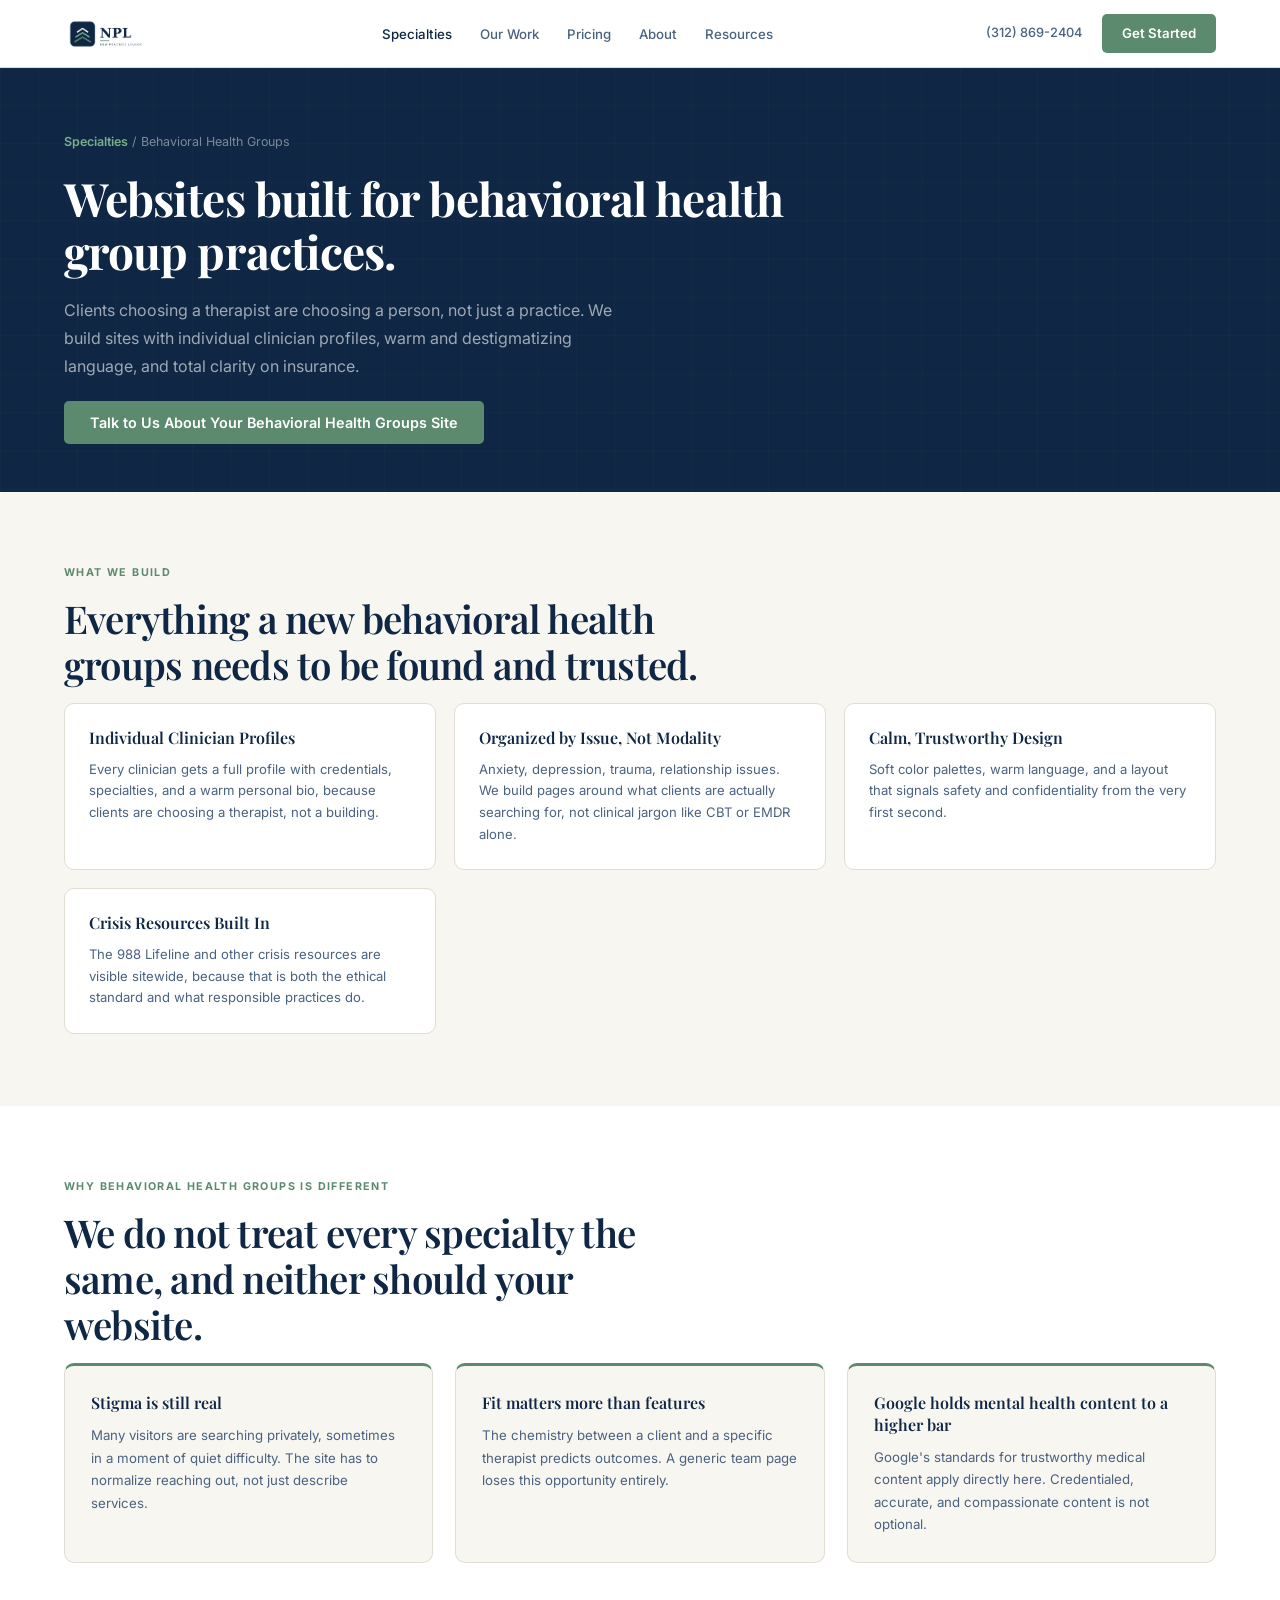
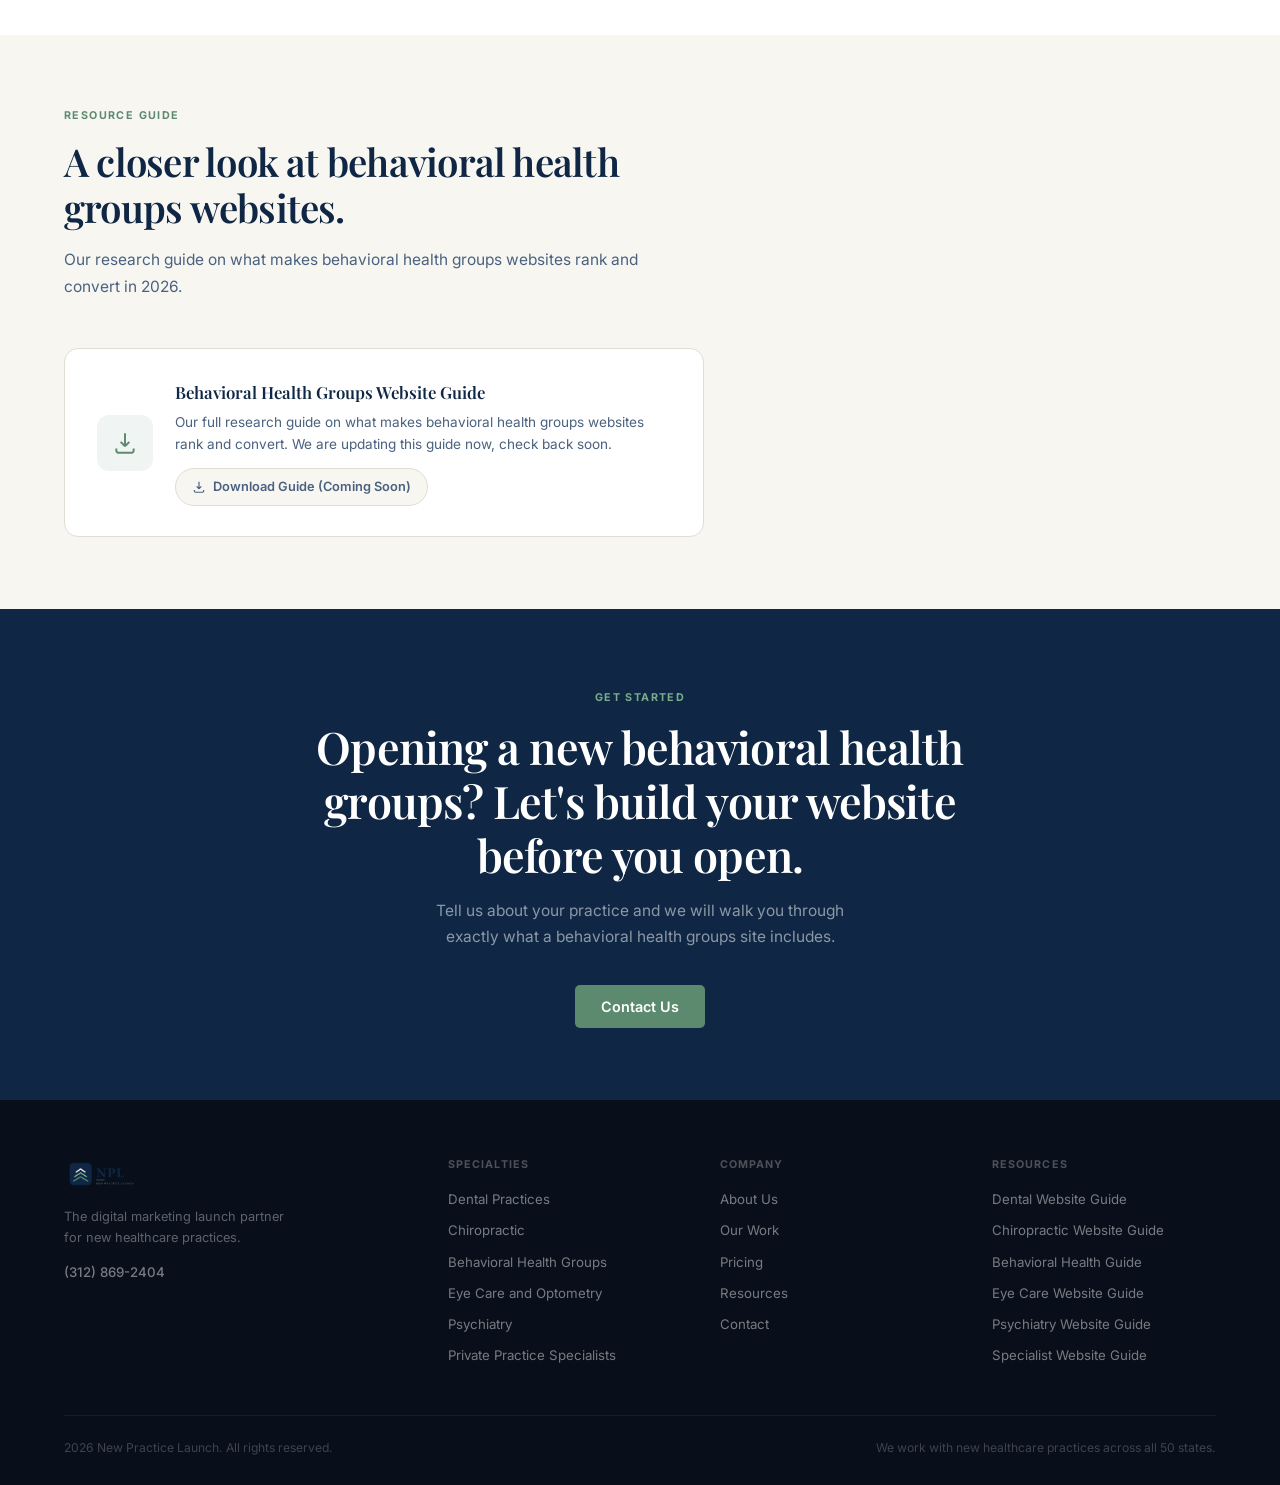
<file: specialties/behavioral-health/index.html>
<!DOCTYPE html>
<html lang="en">
<head>
  <meta charset="UTF-8">
  <meta name="viewport" content="width=device-width, initial-scale=1.0">
  <title>Behavioral Health Groups | New Practice Launch</title>
  <meta name="description" content="Custom behavioral health groups websites built for launch day. Online booking, SEO, and everything a new practice needs to be found.">
  <link rel="icon" type="image/svg+xml" href="data:image/svg+xml,%3Csvg xmlns='http://www.w3.org/2000/svg' viewBox='0 0 64 64'%3E%3Crect width='64' height='64' rx='12' fill='%230F2744'/%3E%3Cpolyline points='14,46 32,26 50,46' fill='none' stroke='%23FFFFFF' stroke-width='5' stroke-linecap='round' stroke-linejoin='round'/%3E%3Cpolyline points='14,54 32,34 50,54' fill='none' stroke='%237AAD8C' stroke-width='5' stroke-linecap='round' stroke-linejoin='round'/%3E%3Cpolyline points='14,62 32,42 50,62' fill='none' stroke='%235C8A6E' stroke-width='5' stroke-linecap='round' stroke-linejoin='round'/%3E%3C/svg%3E">
  <link rel="preconnect" href="https://fonts.googleapis.com">
  <link rel="preconnect" href="https://fonts.gstatic.com" crossorigin>
  <link href="https://fonts.googleapis.com/css2?family=Playfair+Display:ital,wght@0,400;0,600;0,700;1,400;1,600&family=Inter:wght@300;400;500;600&display=swap" rel="stylesheet">
  <link rel="stylesheet" href="../../shared.css">
</head>
<body>

  <!-- NAV -->
  <nav class="nav">
    <a href="../../index.html" class="nav-logo">
      <img src="../../assets/images/npl_logo_final.png" alt="New Practice Launch">
    </a>
    <ul class="nav-links">
      <li><a href="../../index.html#specialties" style="color:var(--navy)">Specialties</a></li>
      <li><a href="../../index.html#work">Our Work</a></li>
      <li><a href="../../index.html#pricing">Pricing</a></li>
      <li><a href="../../index.html#about">About</a></li>
      <li><a href="../../index.html#resources">Resources</a></li>
    </ul>
    <div class="nav-right">
      <span class="nav-phone">(312) 869-2404</span>
      <a href="../../contact/" class="nav-cta">Get Started</a>
      <button class="nav-hamburger" id="hamburger" aria-label="Open menu">
        <span></span>
        <span></span>
        <span></span>
      </button>
    </div>
  </nav>

  <!-- MOBILE NAV -->
  <div class="mobile-nav" id="mobileNav">
    <a href="../../index.html#specialties">Specialties</a>
    <a href="../../index.html#work">Our Work</a>
    <a href="../../index.html#pricing">Pricing</a>
    <a href="../../index.html#about">About</a>
    <a href="../../index.html#resources">Resources</a>
    <a href="../../contact/" class="mobile-nav-cta">Get Started</a>
  </div>

  <!-- SUBPAGE HERO -->
  <section class="subpage-hero">
    <svg class="subpage-hero-geo" viewBox="0 0 1200 400" preserveAspectRatio="xMidYMid slice" xmlns="http://www.w3.org/2000/svg">
      <defs>
        <pattern id="grid" width="36" height="36" patternUnits="userSpaceOnUse">
          <path d="M 36 0 L 0 0 0 36" fill="none" stroke="#7AAD8C" stroke-width="0.35" opacity="0.15"/>
        </pattern>
      </defs>
      <rect width="1200" height="400" fill="url(#grid)"/>
    </svg>
    <div class="subpage-hero-inner">
      <div class="subpage-crumb"><a href="../../index.html#specialties">Specialties</a> / Behavioral Health Groups</div>
      <h1>Websites built for behavioral health group practices.</h1>
      <p>Clients choosing a therapist are choosing a person, not just a practice. We build sites with individual clinician profiles, warm and destigmatizing language, and total clarity on insurance.</p>
      <a href="../../contact/" class="btn-primary">Talk to Us About Your Behavioral Health Groups Site</a>
    </div>
  </section>

  <!-- WHAT WE BUILD -->
  <section class="section section-cream">
    <span class="sec-eye">What We Build</span>
    <h2 class="sec-h2">Everything a new behavioral health groups needs to be found and trusted.</h2>
    <div class="build-grid">
      <div class="build-card">
        <div class="build-title">Individual Clinician Profiles</div>
        <p class="build-body">Every clinician gets a full profile with credentials, specialties, and a warm personal bio, because clients are choosing a therapist, not a building.</p>
      </div>
      <div class="build-card">
        <div class="build-title">Organized by Issue, Not Modality</div>
        <p class="build-body">Anxiety, depression, trauma, relationship issues. We build pages around what clients are actually searching for, not clinical jargon like CBT or EMDR alone.</p>
      </div>
      <div class="build-card">
        <div class="build-title">Calm, Trustworthy Design</div>
        <p class="build-body">Soft color palettes, warm language, and a layout that signals safety and confidentiality from the very first second.</p>
      </div>
      <div class="build-card">
        <div class="build-title">Crisis Resources Built In</div>
        <p class="build-body">The 988 Lifeline and other crisis resources are visible sitewide, because that is both the ethical standard and what responsible practices do.</p>
      </div>
    </div>
  </section>

  <!-- WHY THIS SPECIALTY IS DIFFERENT -->
  <section class="section section-white">
    <span class="sec-eye">Why Behavioral Health Groups Is Different</span>
    <h2 class="sec-h2">We do not treat every specialty the same, and neither should your website.</h2>
    <div class="three-col">
      <div class="col-card">
        <div class="col-title">Stigma is still real</div>
        <p class="col-body">Many visitors are searching privately, sometimes in a moment of quiet difficulty. The site has to normalize reaching out, not just describe services.</p>
      </div>
      <div class="col-card">
        <div class="col-title">Fit matters more than features</div>
        <p class="col-body">The chemistry between a client and a specific therapist predicts outcomes. A generic team page loses this opportunity entirely.</p>
      </div>
      <div class="col-card">
        <div class="col-title">Google holds mental health content to a higher bar</div>
        <p class="col-body">Google's standards for trustworthy medical content apply directly here. Credentialed, accurate, and compassionate content is not optional.</p>
      </div>
    </div>
  </section>

  <!-- RESOURCE GUIDE -->
  <section class="section section-cream">
    <span class="sec-eye">Resource Guide</span>
    <h2 class="sec-h2">A closer look at behavioral health groups websites.</h2>
    <p class="sec-sub">Our research guide on what makes behavioral health groups websites rank and convert in 2026.</p>
    
    <div class="resource-block">
      <div class="resource-icon">
        <svg width="26" height="26" fill="none" stroke="#5C8A6E" stroke-width="1.8" viewBox="0 0 24 24"><path d="M12 3v12m0 0l-4-4m4 4l4-4"/><path d="M4 17v2a2 2 0 0 0 2 2h12a2 2 0 0 0 2-2v-2"/></svg>
      </div>
      <div>
        <div class="resource-text-title">Behavioral Health Groups Website Guide</div>
        <p class="resource-text-body">Our full research guide on what makes behavioral health groups websites rank and convert. We are updating this guide now, check back soon.</p>
        <span class="resource-download">
          <svg width="14" height="14" fill="none" stroke="currentColor" stroke-width="2" viewBox="0 0 24 24"><path d="M12 3v12m0 0l-4-4m4 4l4-4"/><path d="M4 17v2a2 2 0 0 0 2 2h12a2 2 0 0 0 2-2v-2"/></svg>
          Download Guide (Coming Soon)
        </span>
      </div>
    </div>

  </section>

  <!-- CTA -->
  <section class="cta-section">
    <span class="sec-eye" style="display:block;text-align:center;color:var(--sage-light);">Get Started</span>
    <h2 class="cta-h2">Opening a new behavioral health groups? Let's build your website before you open.</h2>
    <p class="cta-sub">Tell us about your practice and we will walk you through exactly what a behavioral health groups site includes.</p>
    <div style="text-align:center;">
      <a href="../../contact/" class="btn-primary">Contact Us</a>
    </div>
  </section>

  <!-- FOOTER -->
  <footer>
    <div class="footer-grid">
      <div>
        <div class="footer-logo">
          <img src="../../assets/images/npl_logo_final.png" alt="New Practice Launch">
        </div>
        <p class="footer-tagline">The digital marketing launch partner for new healthcare practices.</p>
        <p class="footer-phone">(312) 869-2404</p>
      </div>
      <div class="footer-col">
        <h4>Specialties</h4>
        <ul>
          <li><a href="../../specialties/dental/">Dental Practices</a></li><li><a href="../../specialties/chiropractic/">Chiropractic</a></li><li><a href="../../specialties/behavioral-health/">Behavioral Health Groups</a></li><li><a href="../../specialties/eye-care/">Eye Care and Optometry</a></li><li><a href="../../specialties/psychiatry/">Psychiatry</a></li><li><a href="../../specialties/specialists/">Private Practice Specialists</a></li>
        </ul>
      </div>
      <div class="footer-col">
        <h4>Company</h4>
        <ul>
          <li><a href="../../index.html#about">About Us</a></li>
          <li><a href="../../index.html#work">Our Work</a></li>
          <li><a href="../../index.html#pricing">Pricing</a></li>
          <li><a href="../../index.html#resources">Resources</a></li>
          <li><a href="../../contact/">Contact</a></li>
        </ul>
      </div>
      <div class="footer-col">
        <h4>Resources</h4>
        <ul>
          <li>Dental Website Guide</li>
          <li>Chiropractic Website Guide</li>
          <li>Behavioral Health Guide</li>
          <li>Eye Care Website Guide</li>
          <li>Psychiatry Website Guide</li>
          <li>Specialist Website Guide</li>
        </ul>
      </div>
    </div>
    <div class="footer-bottom">
      <span class="footer-copy">2026 New Practice Launch. All rights reserved.</span>
      <span class="footer-copy">We work with new healthcare practices across all 50 states.</span>
    </div>
  </footer>

  <script src="../../shared.js"></script>
</body>
</html>
</file>
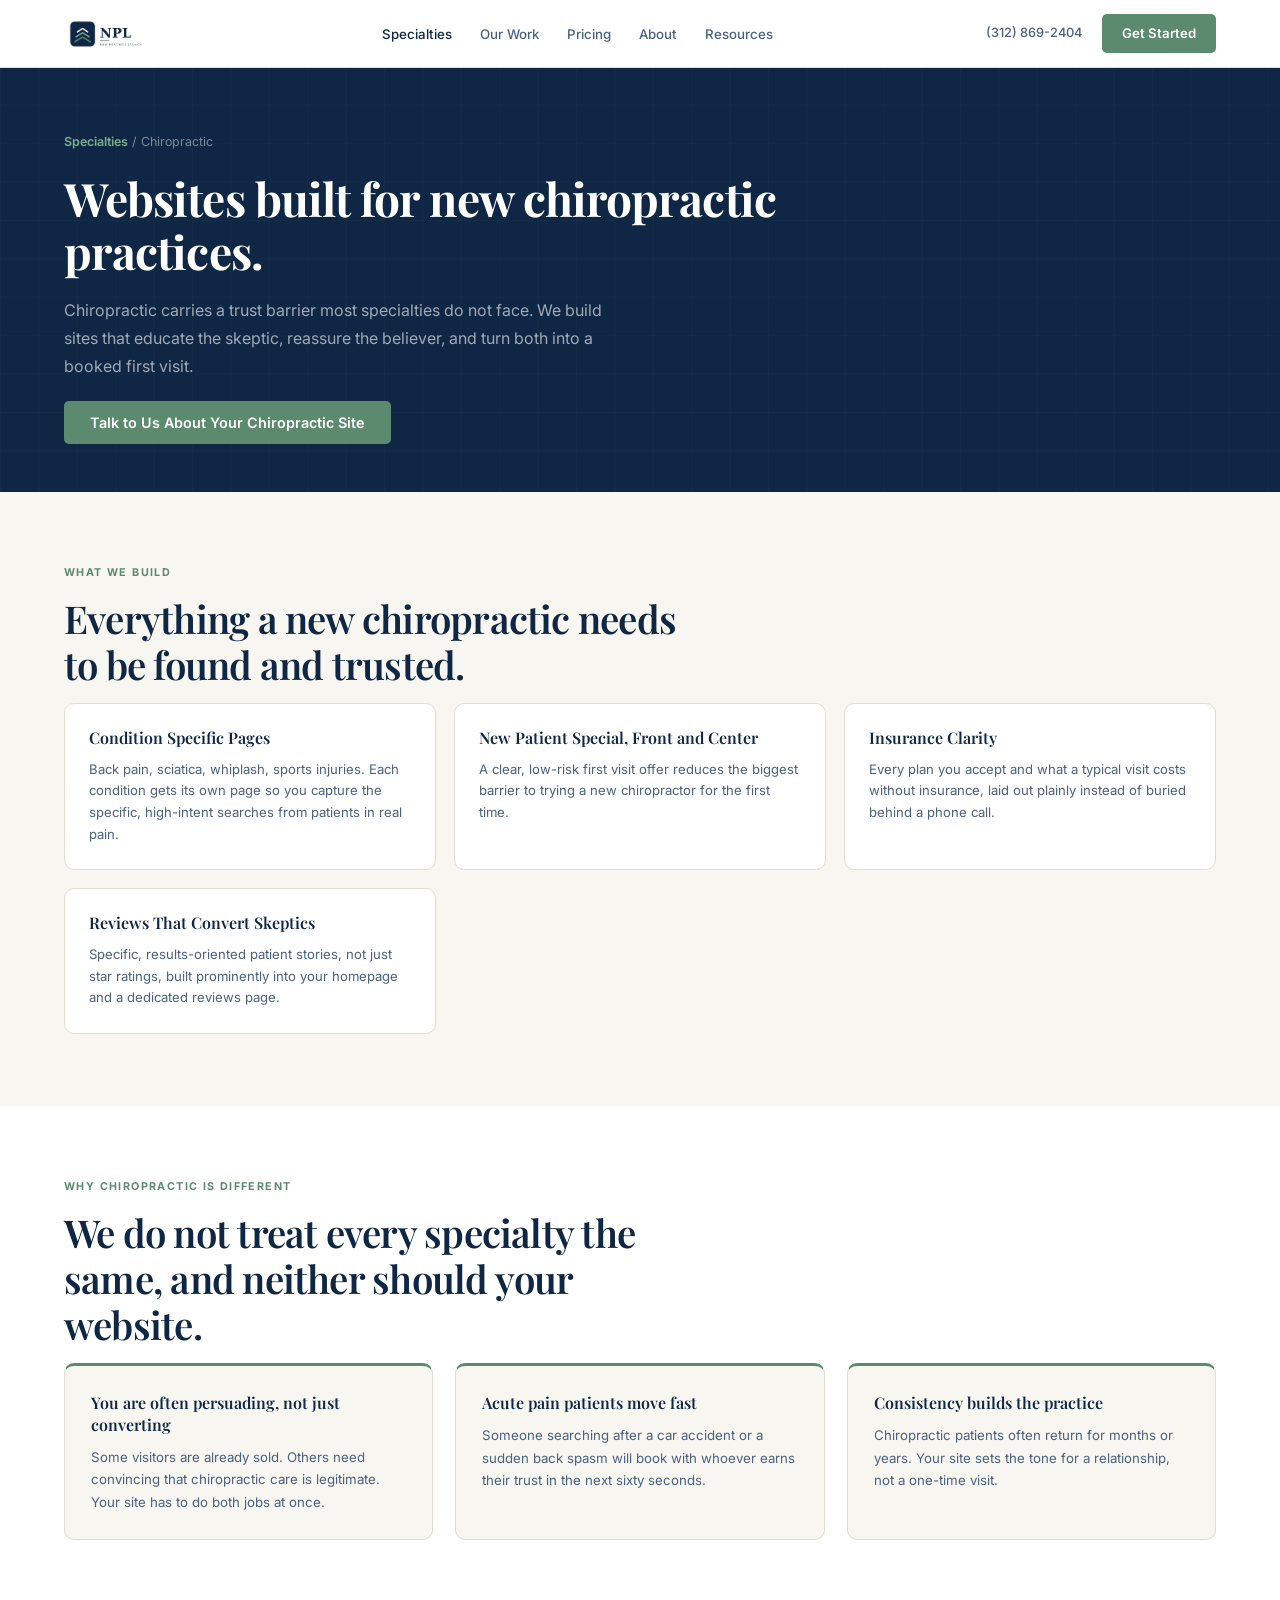
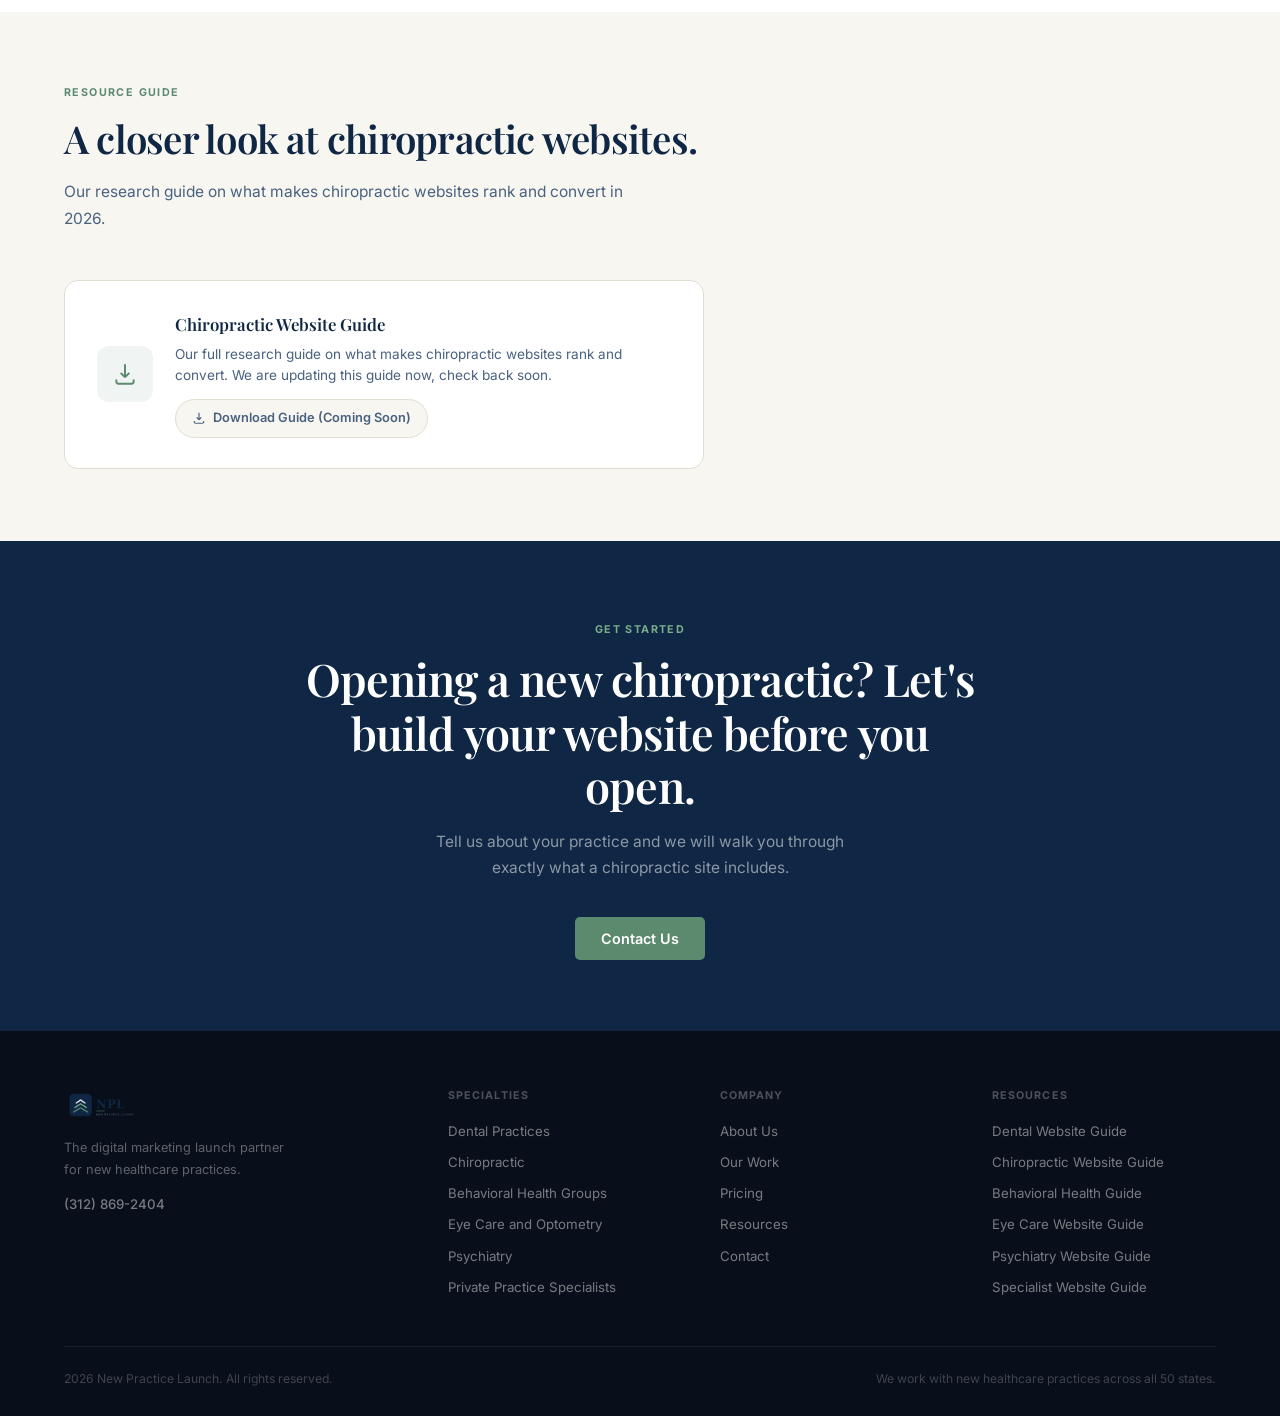
<file: specialties/chiropractic/index.html>
<!DOCTYPE html>
<html lang="en">
<head>
  <meta charset="UTF-8">
  <meta name="viewport" content="width=device-width, initial-scale=1.0">
  <title>Chiropractic | New Practice Launch</title>
  <meta name="description" content="Custom chiropractic websites built for launch day. Online booking, SEO, and everything a new practice needs to be found.">
  <link rel="icon" type="image/svg+xml" href="data:image/svg+xml,%3Csvg xmlns='http://www.w3.org/2000/svg' viewBox='0 0 64 64'%3E%3Crect width='64' height='64' rx='12' fill='%230F2744'/%3E%3Cpolyline points='14,46 32,26 50,46' fill='none' stroke='%23FFFFFF' stroke-width='5' stroke-linecap='round' stroke-linejoin='round'/%3E%3Cpolyline points='14,54 32,34 50,54' fill='none' stroke='%237AAD8C' stroke-width='5' stroke-linecap='round' stroke-linejoin='round'/%3E%3Cpolyline points='14,62 32,42 50,62' fill='none' stroke='%235C8A6E' stroke-width='5' stroke-linecap='round' stroke-linejoin='round'/%3E%3C/svg%3E">
  <link rel="preconnect" href="https://fonts.googleapis.com">
  <link rel="preconnect" href="https://fonts.gstatic.com" crossorigin>
  <link href="https://fonts.googleapis.com/css2?family=Playfair+Display:ital,wght@0,400;0,600;0,700;1,400;1,600&family=Inter:wght@300;400;500;600&display=swap" rel="stylesheet">
  <link rel="stylesheet" href="../../shared.css">
</head>
<body>

  <!-- NAV -->
  <nav class="nav">
    <a href="../../index.html" class="nav-logo">
      <img src="../../assets/images/npl_logo_final.png" alt="New Practice Launch">
    </a>
    <ul class="nav-links">
      <li><a href="../../index.html#specialties" style="color:var(--navy)">Specialties</a></li>
      <li><a href="../../index.html#work">Our Work</a></li>
      <li><a href="../../index.html#pricing">Pricing</a></li>
      <li><a href="../../index.html#about">About</a></li>
      <li><a href="../../index.html#resources">Resources</a></li>
    </ul>
    <div class="nav-right">
      <span class="nav-phone">(312) 869-2404</span>
      <a href="../../contact/" class="nav-cta">Get Started</a>
      <button class="nav-hamburger" id="hamburger" aria-label="Open menu">
        <span></span>
        <span></span>
        <span></span>
      </button>
    </div>
  </nav>

  <!-- MOBILE NAV -->
  <div class="mobile-nav" id="mobileNav">
    <a href="../../index.html#specialties">Specialties</a>
    <a href="../../index.html#work">Our Work</a>
    <a href="../../index.html#pricing">Pricing</a>
    <a href="../../index.html#about">About</a>
    <a href="../../index.html#resources">Resources</a>
    <a href="../../contact/" class="mobile-nav-cta">Get Started</a>
  </div>

  <!-- SUBPAGE HERO -->
  <section class="subpage-hero">
    <svg class="subpage-hero-geo" viewBox="0 0 1200 400" preserveAspectRatio="xMidYMid slice" xmlns="http://www.w3.org/2000/svg">
      <defs>
        <pattern id="grid" width="36" height="36" patternUnits="userSpaceOnUse">
          <path d="M 36 0 L 0 0 0 36" fill="none" stroke="#7AAD8C" stroke-width="0.35" opacity="0.15"/>
        </pattern>
      </defs>
      <rect width="1200" height="400" fill="url(#grid)"/>
    </svg>
    <div class="subpage-hero-inner">
      <div class="subpage-crumb"><a href="../../index.html#specialties">Specialties</a> / Chiropractic</div>
      <h1>Websites built for new chiropractic practices.</h1>
      <p>Chiropractic carries a trust barrier most specialties do not face. We build sites that educate the skeptic, reassure the believer, and turn both into a booked first visit.</p>
      <a href="../../contact/" class="btn-primary">Talk to Us About Your Chiropractic Site</a>
    </div>
  </section>

  <!-- WHAT WE BUILD -->
  <section class="section section-cream">
    <span class="sec-eye">What We Build</span>
    <h2 class="sec-h2">Everything a new chiropractic needs to be found and trusted.</h2>
    <div class="build-grid">
      <div class="build-card">
        <div class="build-title">Condition Specific Pages</div>
        <p class="build-body">Back pain, sciatica, whiplash, sports injuries. Each condition gets its own page so you capture the specific, high-intent searches from patients in real pain.</p>
      </div>
      <div class="build-card">
        <div class="build-title">New Patient Special, Front and Center</div>
        <p class="build-body">A clear, low-risk first visit offer reduces the biggest barrier to trying a new chiropractor for the first time.</p>
      </div>
      <div class="build-card">
        <div class="build-title">Insurance Clarity</div>
        <p class="build-body">Every plan you accept and what a typical visit costs without insurance, laid out plainly instead of buried behind a phone call.</p>
      </div>
      <div class="build-card">
        <div class="build-title">Reviews That Convert Skeptics</div>
        <p class="build-body">Specific, results-oriented patient stories, not just star ratings, built prominently into your homepage and a dedicated reviews page.</p>
      </div>
    </div>
  </section>

  <!-- WHY THIS SPECIALTY IS DIFFERENT -->
  <section class="section section-white">
    <span class="sec-eye">Why Chiropractic Is Different</span>
    <h2 class="sec-h2">We do not treat every specialty the same, and neither should your website.</h2>
    <div class="three-col">
      <div class="col-card">
        <div class="col-title">You are often persuading, not just converting</div>
        <p class="col-body">Some visitors are already sold. Others need convincing that chiropractic care is legitimate. Your site has to do both jobs at once.</p>
      </div>
      <div class="col-card">
        <div class="col-title">Acute pain patients move fast</div>
        <p class="col-body">Someone searching after a car accident or a sudden back spasm will book with whoever earns their trust in the next sixty seconds.</p>
      </div>
      <div class="col-card">
        <div class="col-title">Consistency builds the practice</div>
        <p class="col-body">Chiropractic patients often return for months or years. Your site sets the tone for a relationship, not a one-time visit.</p>
      </div>
    </div>
  </section>

  <!-- RESOURCE GUIDE -->
  <section class="section section-cream">
    <span class="sec-eye">Resource Guide</span>
    <h2 class="sec-h2">A closer look at chiropractic websites.</h2>
    <p class="sec-sub">Our research guide on what makes chiropractic websites rank and convert in 2026.</p>
    
    <div class="resource-block">
      <div class="resource-icon">
        <svg width="26" height="26" fill="none" stroke="#5C8A6E" stroke-width="1.8" viewBox="0 0 24 24"><path d="M12 3v12m0 0l-4-4m4 4l4-4"/><path d="M4 17v2a2 2 0 0 0 2 2h12a2 2 0 0 0 2-2v-2"/></svg>
      </div>
      <div>
        <div class="resource-text-title">Chiropractic Website Guide</div>
        <p class="resource-text-body">Our full research guide on what makes chiropractic websites rank and convert. We are updating this guide now, check back soon.</p>
        <span class="resource-download">
          <svg width="14" height="14" fill="none" stroke="currentColor" stroke-width="2" viewBox="0 0 24 24"><path d="M12 3v12m0 0l-4-4m4 4l4-4"/><path d="M4 17v2a2 2 0 0 0 2 2h12a2 2 0 0 0 2-2v-2"/></svg>
          Download Guide (Coming Soon)
        </span>
      </div>
    </div>

  </section>

  <!-- CTA -->
  <section class="cta-section">
    <span class="sec-eye" style="display:block;text-align:center;color:var(--sage-light);">Get Started</span>
    <h2 class="cta-h2">Opening a new chiropractic? Let's build your website before you open.</h2>
    <p class="cta-sub">Tell us about your practice and we will walk you through exactly what a chiropractic site includes.</p>
    <div style="text-align:center;">
      <a href="../../contact/" class="btn-primary">Contact Us</a>
    </div>
  </section>

  <!-- FOOTER -->
  <footer>
    <div class="footer-grid">
      <div>
        <div class="footer-logo">
          <img src="../../assets/images/npl_logo_final.png" alt="New Practice Launch">
        </div>
        <p class="footer-tagline">The digital marketing launch partner for new healthcare practices.</p>
        <p class="footer-phone">(312) 869-2404</p>
      </div>
      <div class="footer-col">
        <h4>Specialties</h4>
        <ul>
          <li><a href="../../specialties/dental/">Dental Practices</a></li><li><a href="../../specialties/chiropractic/">Chiropractic</a></li><li><a href="../../specialties/behavioral-health/">Behavioral Health Groups</a></li><li><a href="../../specialties/eye-care/">Eye Care and Optometry</a></li><li><a href="../../specialties/psychiatry/">Psychiatry</a></li><li><a href="../../specialties/specialists/">Private Practice Specialists</a></li>
        </ul>
      </div>
      <div class="footer-col">
        <h4>Company</h4>
        <ul>
          <li><a href="../../index.html#about">About Us</a></li>
          <li><a href="../../index.html#work">Our Work</a></li>
          <li><a href="../../index.html#pricing">Pricing</a></li>
          <li><a href="../../index.html#resources">Resources</a></li>
          <li><a href="../../contact/">Contact</a></li>
        </ul>
      </div>
      <div class="footer-col">
        <h4>Resources</h4>
        <ul>
          <li>Dental Website Guide</li>
          <li>Chiropractic Website Guide</li>
          <li>Behavioral Health Guide</li>
          <li>Eye Care Website Guide</li>
          <li>Psychiatry Website Guide</li>
          <li>Specialist Website Guide</li>
        </ul>
      </div>
    </div>
    <div class="footer-bottom">
      <span class="footer-copy">2026 New Practice Launch. All rights reserved.</span>
      <span class="footer-copy">We work with new healthcare practices across all 50 states.</span>
    </div>
  </footer>

  <script src="../../shared.js"></script>
</body>
</html>
</file>
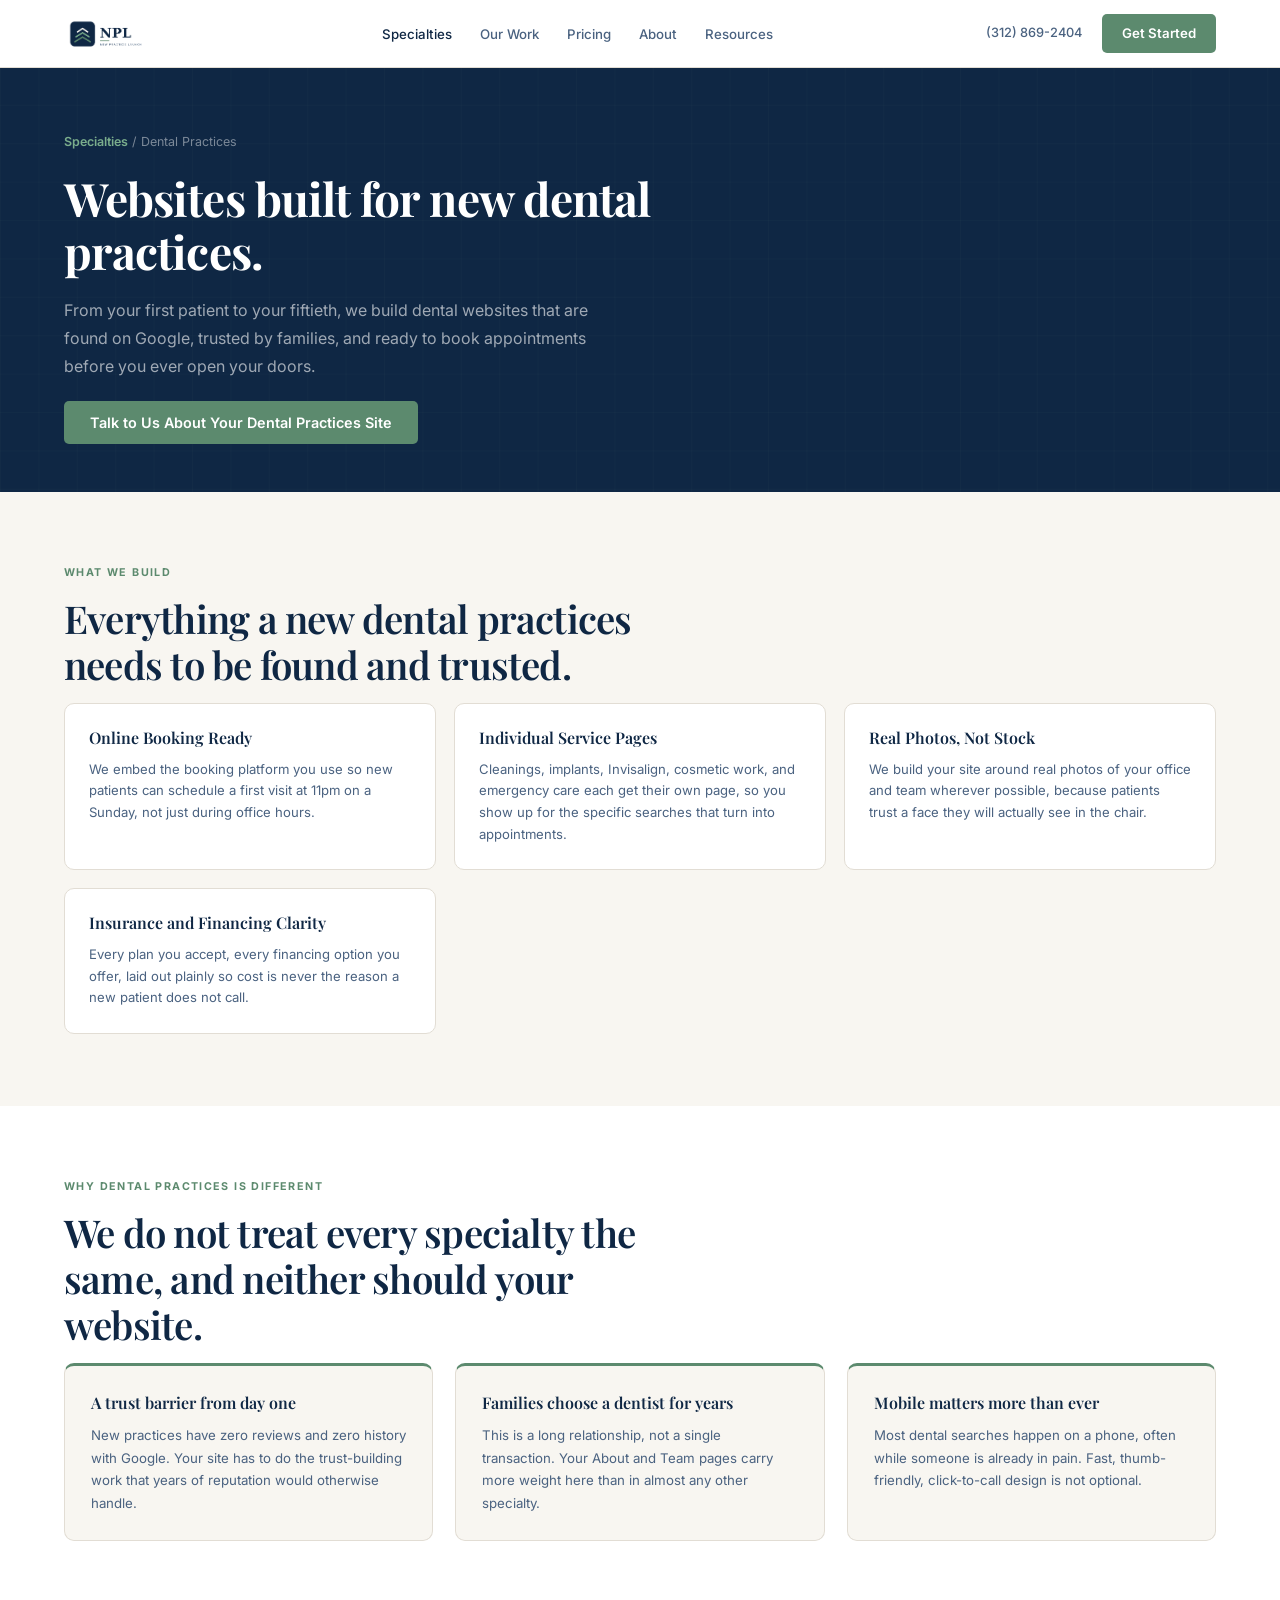
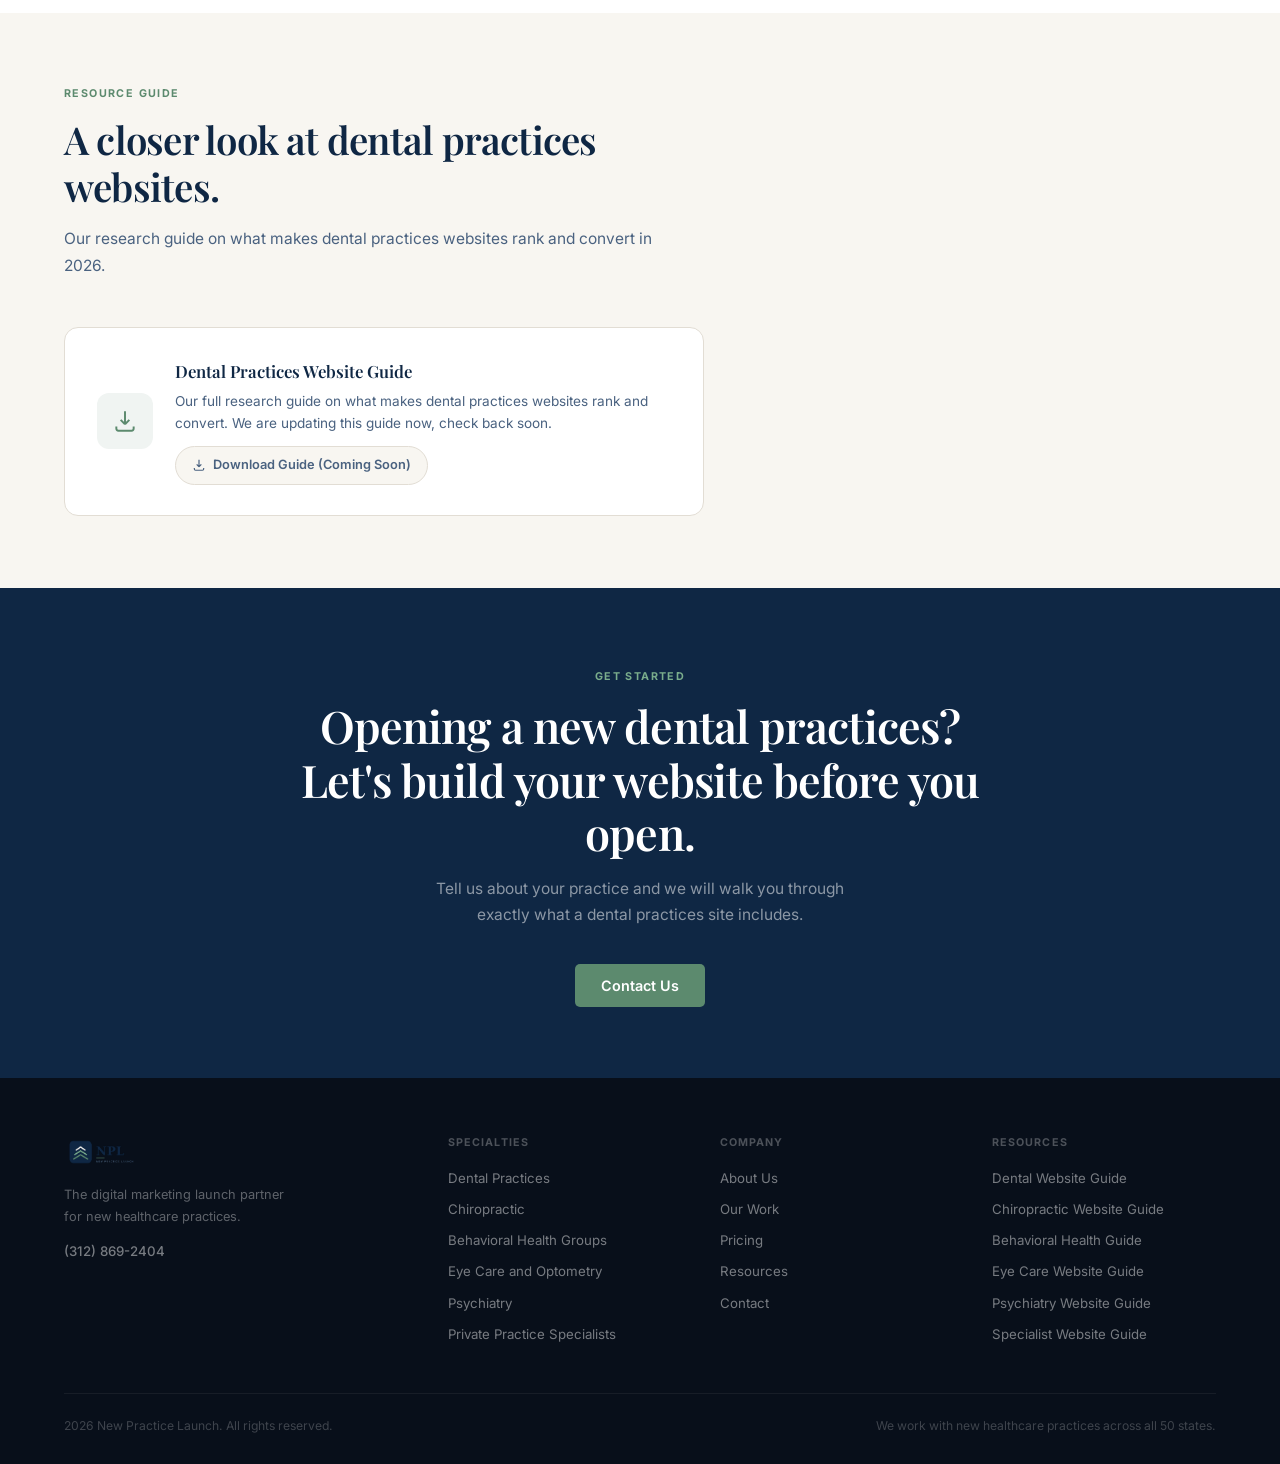
<file: specialties/dental/index.html>
<!DOCTYPE html>
<html lang="en">
<head>
  <meta charset="UTF-8">
  <meta name="viewport" content="width=device-width, initial-scale=1.0">
  <title>Dental Practices | New Practice Launch</title>
  <meta name="description" content="Custom dental practices websites built for launch day. Online booking, SEO, and everything a new practice needs to be found.">
  <link rel="icon" type="image/svg+xml" href="data:image/svg+xml,%3Csvg xmlns='http://www.w3.org/2000/svg' viewBox='0 0 64 64'%3E%3Crect width='64' height='64' rx='12' fill='%230F2744'/%3E%3Cpolyline points='14,46 32,26 50,46' fill='none' stroke='%23FFFFFF' stroke-width='5' stroke-linecap='round' stroke-linejoin='round'/%3E%3Cpolyline points='14,54 32,34 50,54' fill='none' stroke='%237AAD8C' stroke-width='5' stroke-linecap='round' stroke-linejoin='round'/%3E%3Cpolyline points='14,62 32,42 50,62' fill='none' stroke='%235C8A6E' stroke-width='5' stroke-linecap='round' stroke-linejoin='round'/%3E%3C/svg%3E">
  <link rel="preconnect" href="https://fonts.googleapis.com">
  <link rel="preconnect" href="https://fonts.gstatic.com" crossorigin>
  <link href="https://fonts.googleapis.com/css2?family=Playfair+Display:ital,wght@0,400;0,600;0,700;1,400;1,600&family=Inter:wght@300;400;500;600&display=swap" rel="stylesheet">
  <link rel="stylesheet" href="../../shared.css">
</head>
<body>

  <!-- NAV -->
  <nav class="nav">
    <a href="../../index.html" class="nav-logo">
      <img src="../../assets/images/npl_logo_final.png" alt="New Practice Launch">
    </a>
    <ul class="nav-links">
      <li><a href="../../index.html#specialties" style="color:var(--navy)">Specialties</a></li>
      <li><a href="../../index.html#work">Our Work</a></li>
      <li><a href="../../index.html#pricing">Pricing</a></li>
      <li><a href="../../index.html#about">About</a></li>
      <li><a href="../../index.html#resources">Resources</a></li>
    </ul>
    <div class="nav-right">
      <span class="nav-phone">(312) 869-2404</span>
      <a href="../../contact/" class="nav-cta">Get Started</a>
      <button class="nav-hamburger" id="hamburger" aria-label="Open menu">
        <span></span>
        <span></span>
        <span></span>
      </button>
    </div>
  </nav>

  <!-- MOBILE NAV -->
  <div class="mobile-nav" id="mobileNav">
    <a href="../../index.html#specialties">Specialties</a>
    <a href="../../index.html#work">Our Work</a>
    <a href="../../index.html#pricing">Pricing</a>
    <a href="../../index.html#about">About</a>
    <a href="../../index.html#resources">Resources</a>
    <a href="../../contact/" class="mobile-nav-cta">Get Started</a>
  </div>

  <!-- SUBPAGE HERO -->
  <section class="subpage-hero">
    <svg class="subpage-hero-geo" viewBox="0 0 1200 400" preserveAspectRatio="xMidYMid slice" xmlns="http://www.w3.org/2000/svg">
      <defs>
        <pattern id="grid" width="36" height="36" patternUnits="userSpaceOnUse">
          <path d="M 36 0 L 0 0 0 36" fill="none" stroke="#7AAD8C" stroke-width="0.35" opacity="0.15"/>
        </pattern>
      </defs>
      <rect width="1200" height="400" fill="url(#grid)"/>
    </svg>
    <div class="subpage-hero-inner">
      <div class="subpage-crumb"><a href="../../index.html#specialties">Specialties</a> / Dental Practices</div>
      <h1>Websites built for new dental practices.</h1>
      <p>From your first patient to your fiftieth, we build dental websites that are found on Google, trusted by families, and ready to book appointments before you ever open your doors.</p>
      <a href="../../contact/" class="btn-primary">Talk to Us About Your Dental Practices Site</a>
    </div>
  </section>

  <!-- WHAT WE BUILD -->
  <section class="section section-cream">
    <span class="sec-eye">What We Build</span>
    <h2 class="sec-h2">Everything a new dental practices needs to be found and trusted.</h2>
    <div class="build-grid">
      <div class="build-card">
        <div class="build-title">Online Booking Ready</div>
        <p class="build-body">We embed the booking platform you use so new patients can schedule a first visit at 11pm on a Sunday, not just during office hours.</p>
      </div>
      <div class="build-card">
        <div class="build-title">Individual Service Pages</div>
        <p class="build-body">Cleanings, implants, Invisalign, cosmetic work, and emergency care each get their own page, so you show up for the specific searches that turn into appointments.</p>
      </div>
      <div class="build-card">
        <div class="build-title">Real Photos, Not Stock</div>
        <p class="build-body">We build your site around real photos of your office and team wherever possible, because patients trust a face they will actually see in the chair.</p>
      </div>
      <div class="build-card">
        <div class="build-title">Insurance and Financing Clarity</div>
        <p class="build-body">Every plan you accept, every financing option you offer, laid out plainly so cost is never the reason a new patient does not call.</p>
      </div>
    </div>
  </section>

  <!-- WHY THIS SPECIALTY IS DIFFERENT -->
  <section class="section section-white">
    <span class="sec-eye">Why Dental Practices Is Different</span>
    <h2 class="sec-h2">We do not treat every specialty the same, and neither should your website.</h2>
    <div class="three-col">
      <div class="col-card">
        <div class="col-title">A trust barrier from day one</div>
        <p class="col-body">New practices have zero reviews and zero history with Google. Your site has to do the trust-building work that years of reputation would otherwise handle.</p>
      </div>
      <div class="col-card">
        <div class="col-title">Families choose a dentist for years</div>
        <p class="col-body">This is a long relationship, not a single transaction. Your About and Team pages carry more weight here than in almost any other specialty.</p>
      </div>
      <div class="col-card">
        <div class="col-title">Mobile matters more than ever</div>
        <p class="col-body">Most dental searches happen on a phone, often while someone is already in pain. Fast, thumb-friendly, click-to-call design is not optional.</p>
      </div>
    </div>
  </section>

  <!-- RESOURCE GUIDE -->
  <section class="section section-cream">
    <span class="sec-eye">Resource Guide</span>
    <h2 class="sec-h2">A closer look at dental practices websites.</h2>
    <p class="sec-sub">Our research guide on what makes dental practices websites rank and convert in 2026.</p>
    
    <div class="resource-block">
      <div class="resource-icon">
        <svg width="26" height="26" fill="none" stroke="#5C8A6E" stroke-width="1.8" viewBox="0 0 24 24"><path d="M12 3v12m0 0l-4-4m4 4l4-4"/><path d="M4 17v2a2 2 0 0 0 2 2h12a2 2 0 0 0 2-2v-2"/></svg>
      </div>
      <div>
        <div class="resource-text-title">Dental Practices Website Guide</div>
        <p class="resource-text-body">Our full research guide on what makes dental practices websites rank and convert. We are updating this guide now, check back soon.</p>
        <span class="resource-download">
          <svg width="14" height="14" fill="none" stroke="currentColor" stroke-width="2" viewBox="0 0 24 24"><path d="M12 3v12m0 0l-4-4m4 4l4-4"/><path d="M4 17v2a2 2 0 0 0 2 2h12a2 2 0 0 0 2-2v-2"/></svg>
          Download Guide (Coming Soon)
        </span>
      </div>
    </div>

  </section>

  <!-- CTA -->
  <section class="cta-section">
    <span class="sec-eye" style="display:block;text-align:center;color:var(--sage-light);">Get Started</span>
    <h2 class="cta-h2">Opening a new dental practices? Let's build your website before you open.</h2>
    <p class="cta-sub">Tell us about your practice and we will walk you through exactly what a dental practices site includes.</p>
    <div style="text-align:center;">
      <a href="../../contact/" class="btn-primary">Contact Us</a>
    </div>
  </section>

  <!-- FOOTER -->
  <footer>
    <div class="footer-grid">
      <div>
        <div class="footer-logo">
          <img src="../../assets/images/npl_logo_final.png" alt="New Practice Launch">
        </div>
        <p class="footer-tagline">The digital marketing launch partner for new healthcare practices.</p>
        <p class="footer-phone">(312) 869-2404</p>
      </div>
      <div class="footer-col">
        <h4>Specialties</h4>
        <ul>
          <li><a href="../../specialties/dental/">Dental Practices</a></li><li><a href="../../specialties/chiropractic/">Chiropractic</a></li><li><a href="../../specialties/behavioral-health/">Behavioral Health Groups</a></li><li><a href="../../specialties/eye-care/">Eye Care and Optometry</a></li><li><a href="../../specialties/psychiatry/">Psychiatry</a></li><li><a href="../../specialties/specialists/">Private Practice Specialists</a></li>
        </ul>
      </div>
      <div class="footer-col">
        <h4>Company</h4>
        <ul>
          <li><a href="../../index.html#about">About Us</a></li>
          <li><a href="../../index.html#work">Our Work</a></li>
          <li><a href="../../index.html#pricing">Pricing</a></li>
          <li><a href="../../index.html#resources">Resources</a></li>
          <li><a href="../../contact/">Contact</a></li>
        </ul>
      </div>
      <div class="footer-col">
        <h4>Resources</h4>
        <ul>
          <li>Dental Website Guide</li>
          <li>Chiropractic Website Guide</li>
          <li>Behavioral Health Guide</li>
          <li>Eye Care Website Guide</li>
          <li>Psychiatry Website Guide</li>
          <li>Specialist Website Guide</li>
        </ul>
      </div>
    </div>
    <div class="footer-bottom">
      <span class="footer-copy">2026 New Practice Launch. All rights reserved.</span>
      <span class="footer-copy">We work with new healthcare practices across all 50 states.</span>
    </div>
  </footer>

  <script src="../../shared.js"></script>
</body>
</html>
</file>
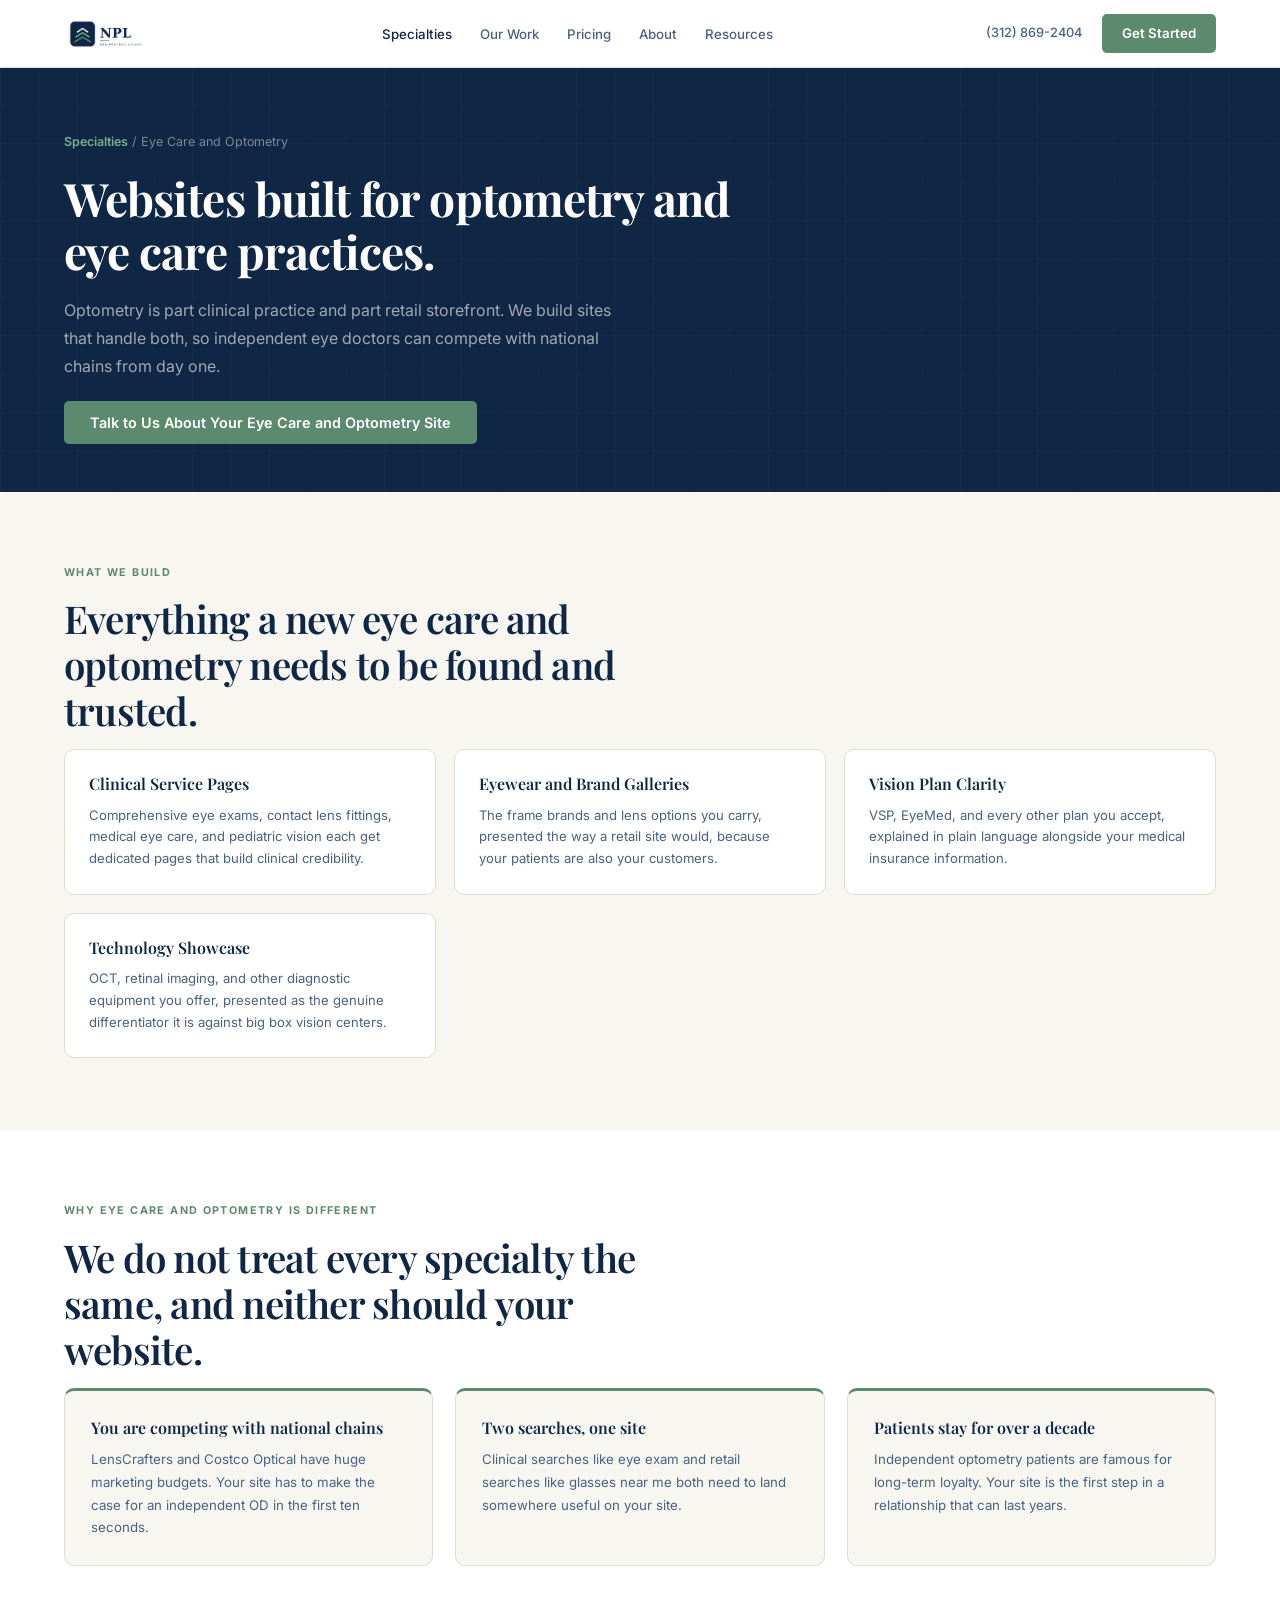
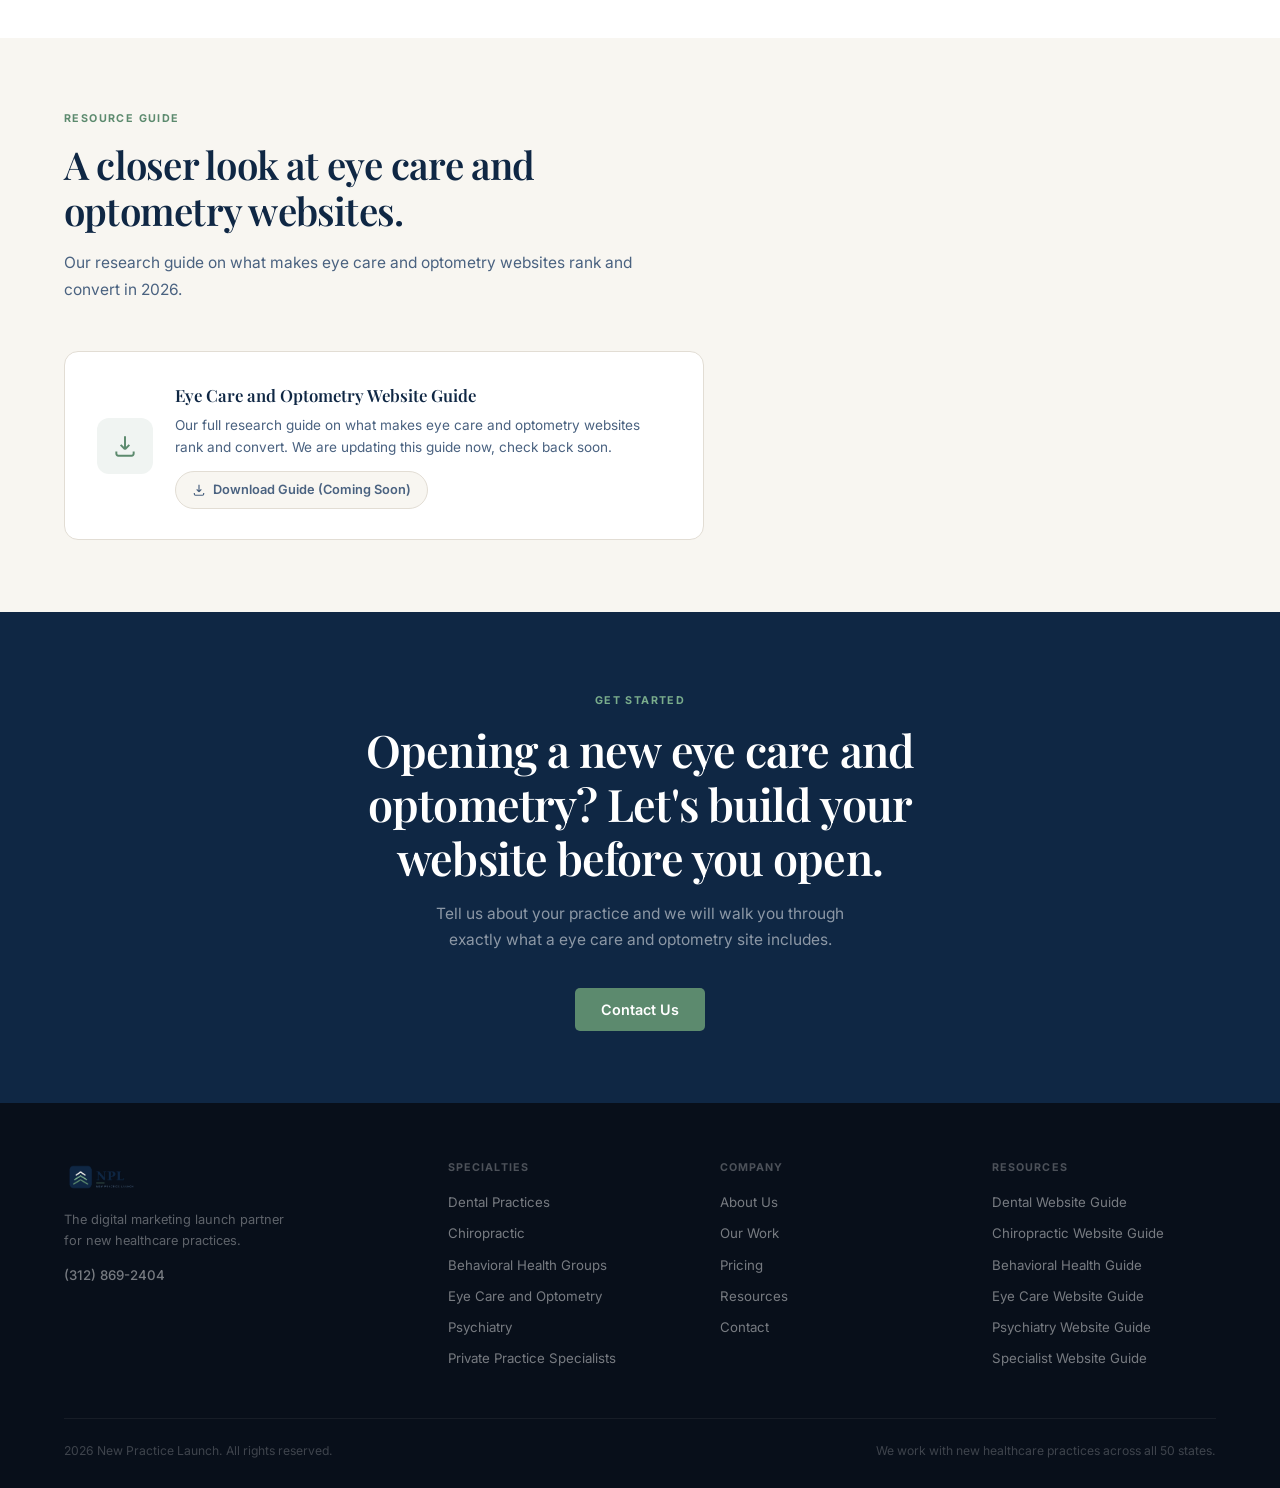
<file: specialties/eye-care/index.html>
<!DOCTYPE html>
<html lang="en">
<head>
  <meta charset="UTF-8">
  <meta name="viewport" content="width=device-width, initial-scale=1.0">
  <title>Eye Care and Optometry | New Practice Launch</title>
  <meta name="description" content="Custom eye care and optometry websites built for launch day. Online booking, SEO, and everything a new practice needs to be found.">
  <link rel="icon" type="image/svg+xml" href="data:image/svg+xml,%3Csvg xmlns='http://www.w3.org/2000/svg' viewBox='0 0 64 64'%3E%3Crect width='64' height='64' rx='12' fill='%230F2744'/%3E%3Cpolyline points='14,46 32,26 50,46' fill='none' stroke='%23FFFFFF' stroke-width='5' stroke-linecap='round' stroke-linejoin='round'/%3E%3Cpolyline points='14,54 32,34 50,54' fill='none' stroke='%237AAD8C' stroke-width='5' stroke-linecap='round' stroke-linejoin='round'/%3E%3Cpolyline points='14,62 32,42 50,62' fill='none' stroke='%235C8A6E' stroke-width='5' stroke-linecap='round' stroke-linejoin='round'/%3E%3C/svg%3E">
  <link rel="preconnect" href="https://fonts.googleapis.com">
  <link rel="preconnect" href="https://fonts.gstatic.com" crossorigin>
  <link href="https://fonts.googleapis.com/css2?family=Playfair+Display:ital,wght@0,400;0,600;0,700;1,400;1,600&family=Inter:wght@300;400;500;600&display=swap" rel="stylesheet">
  <link rel="stylesheet" href="../../shared.css">
</head>
<body>

  <!-- NAV -->
  <nav class="nav">
    <a href="../../index.html" class="nav-logo">
      <img src="../../assets/images/npl_logo_final.png" alt="New Practice Launch">
    </a>
    <ul class="nav-links">
      <li><a href="../../index.html#specialties" style="color:var(--navy)">Specialties</a></li>
      <li><a href="../../index.html#work">Our Work</a></li>
      <li><a href="../../index.html#pricing">Pricing</a></li>
      <li><a href="../../index.html#about">About</a></li>
      <li><a href="../../index.html#resources">Resources</a></li>
    </ul>
    <div class="nav-right">
      <span class="nav-phone">(312) 869-2404</span>
      <a href="../../contact/" class="nav-cta">Get Started</a>
      <button class="nav-hamburger" id="hamburger" aria-label="Open menu">
        <span></span>
        <span></span>
        <span></span>
      </button>
    </div>
  </nav>

  <!-- MOBILE NAV -->
  <div class="mobile-nav" id="mobileNav">
    <a href="../../index.html#specialties">Specialties</a>
    <a href="../../index.html#work">Our Work</a>
    <a href="../../index.html#pricing">Pricing</a>
    <a href="../../index.html#about">About</a>
    <a href="../../index.html#resources">Resources</a>
    <a href="../../contact/" class="mobile-nav-cta">Get Started</a>
  </div>

  <!-- SUBPAGE HERO -->
  <section class="subpage-hero">
    <svg class="subpage-hero-geo" viewBox="0 0 1200 400" preserveAspectRatio="xMidYMid slice" xmlns="http://www.w3.org/2000/svg">
      <defs>
        <pattern id="grid" width="36" height="36" patternUnits="userSpaceOnUse">
          <path d="M 36 0 L 0 0 0 36" fill="none" stroke="#7AAD8C" stroke-width="0.35" opacity="0.15"/>
        </pattern>
      </defs>
      <rect width="1200" height="400" fill="url(#grid)"/>
    </svg>
    <div class="subpage-hero-inner">
      <div class="subpage-crumb"><a href="../../index.html#specialties">Specialties</a> / Eye Care and Optometry</div>
      <h1>Websites built for optometry and eye care practices.</h1>
      <p>Optometry is part clinical practice and part retail storefront. We build sites that handle both, so independent eye doctors can compete with national chains from day one.</p>
      <a href="../../contact/" class="btn-primary">Talk to Us About Your Eye Care and Optometry Site</a>
    </div>
  </section>

  <!-- WHAT WE BUILD -->
  <section class="section section-cream">
    <span class="sec-eye">What We Build</span>
    <h2 class="sec-h2">Everything a new eye care and optometry needs to be found and trusted.</h2>
    <div class="build-grid">
      <div class="build-card">
        <div class="build-title">Clinical Service Pages</div>
        <p class="build-body">Comprehensive eye exams, contact lens fittings, medical eye care, and pediatric vision each get dedicated pages that build clinical credibility.</p>
      </div>
      <div class="build-card">
        <div class="build-title">Eyewear and Brand Galleries</div>
        <p class="build-body">The frame brands and lens options you carry, presented the way a retail site would, because your patients are also your customers.</p>
      </div>
      <div class="build-card">
        <div class="build-title">Vision Plan Clarity</div>
        <p class="build-body">VSP, EyeMed, and every other plan you accept, explained in plain language alongside your medical insurance information.</p>
      </div>
      <div class="build-card">
        <div class="build-title">Technology Showcase</div>
        <p class="build-body">OCT, retinal imaging, and other diagnostic equipment you offer, presented as the genuine differentiator it is against big box vision centers.</p>
      </div>
    </div>
  </section>

  <!-- WHY THIS SPECIALTY IS DIFFERENT -->
  <section class="section section-white">
    <span class="sec-eye">Why Eye Care and Optometry Is Different</span>
    <h2 class="sec-h2">We do not treat every specialty the same, and neither should your website.</h2>
    <div class="three-col">
      <div class="col-card">
        <div class="col-title">You are competing with national chains</div>
        <p class="col-body">LensCrafters and Costco Optical have huge marketing budgets. Your site has to make the case for an independent OD in the first ten seconds.</p>
      </div>
      <div class="col-card">
        <div class="col-title">Two searches, one site</div>
        <p class="col-body">Clinical searches like eye exam and retail searches like glasses near me both need to land somewhere useful on your site.</p>
      </div>
      <div class="col-card">
        <div class="col-title">Patients stay for over a decade</div>
        <p class="col-body">Independent optometry patients are famous for long-term loyalty. Your site is the first step in a relationship that can last years.</p>
      </div>
    </div>
  </section>

  <!-- RESOURCE GUIDE -->
  <section class="section section-cream">
    <span class="sec-eye">Resource Guide</span>
    <h2 class="sec-h2">A closer look at eye care and optometry websites.</h2>
    <p class="sec-sub">Our research guide on what makes eye care and optometry websites rank and convert in 2026.</p>
    
    <div class="resource-block">
      <div class="resource-icon">
        <svg width="26" height="26" fill="none" stroke="#5C8A6E" stroke-width="1.8" viewBox="0 0 24 24"><path d="M12 3v12m0 0l-4-4m4 4l4-4"/><path d="M4 17v2a2 2 0 0 0 2 2h12a2 2 0 0 0 2-2v-2"/></svg>
      </div>
      <div>
        <div class="resource-text-title">Eye Care and Optometry Website Guide</div>
        <p class="resource-text-body">Our full research guide on what makes eye care and optometry websites rank and convert. We are updating this guide now, check back soon.</p>
        <span class="resource-download">
          <svg width="14" height="14" fill="none" stroke="currentColor" stroke-width="2" viewBox="0 0 24 24"><path d="M12 3v12m0 0l-4-4m4 4l4-4"/><path d="M4 17v2a2 2 0 0 0 2 2h12a2 2 0 0 0 2-2v-2"/></svg>
          Download Guide (Coming Soon)
        </span>
      </div>
    </div>

  </section>

  <!-- CTA -->
  <section class="cta-section">
    <span class="sec-eye" style="display:block;text-align:center;color:var(--sage-light);">Get Started</span>
    <h2 class="cta-h2">Opening a new eye care and optometry? Let's build your website before you open.</h2>
    <p class="cta-sub">Tell us about your practice and we will walk you through exactly what a eye care and optometry site includes.</p>
    <div style="text-align:center;">
      <a href="../../contact/" class="btn-primary">Contact Us</a>
    </div>
  </section>

  <!-- FOOTER -->
  <footer>
    <div class="footer-grid">
      <div>
        <div class="footer-logo">
          <img src="../../assets/images/npl_logo_final.png" alt="New Practice Launch">
        </div>
        <p class="footer-tagline">The digital marketing launch partner for new healthcare practices.</p>
        <p class="footer-phone">(312) 869-2404</p>
      </div>
      <div class="footer-col">
        <h4>Specialties</h4>
        <ul>
          <li><a href="../../specialties/dental/">Dental Practices</a></li><li><a href="../../specialties/chiropractic/">Chiropractic</a></li><li><a href="../../specialties/behavioral-health/">Behavioral Health Groups</a></li><li><a href="../../specialties/eye-care/">Eye Care and Optometry</a></li><li><a href="../../specialties/psychiatry/">Psychiatry</a></li><li><a href="../../specialties/specialists/">Private Practice Specialists</a></li>
        </ul>
      </div>
      <div class="footer-col">
        <h4>Company</h4>
        <ul>
          <li><a href="../../index.html#about">About Us</a></li>
          <li><a href="../../index.html#work">Our Work</a></li>
          <li><a href="../../index.html#pricing">Pricing</a></li>
          <li><a href="../../index.html#resources">Resources</a></li>
          <li><a href="../../contact/">Contact</a></li>
        </ul>
      </div>
      <div class="footer-col">
        <h4>Resources</h4>
        <ul>
          <li>Dental Website Guide</li>
          <li>Chiropractic Website Guide</li>
          <li>Behavioral Health Guide</li>
          <li>Eye Care Website Guide</li>
          <li>Psychiatry Website Guide</li>
          <li>Specialist Website Guide</li>
        </ul>
      </div>
    </div>
    <div class="footer-bottom">
      <span class="footer-copy">2026 New Practice Launch. All rights reserved.</span>
      <span class="footer-copy">We work with new healthcare practices across all 50 states.</span>
    </div>
  </footer>

  <script src="../../shared.js"></script>
</body>
</html>
</file>
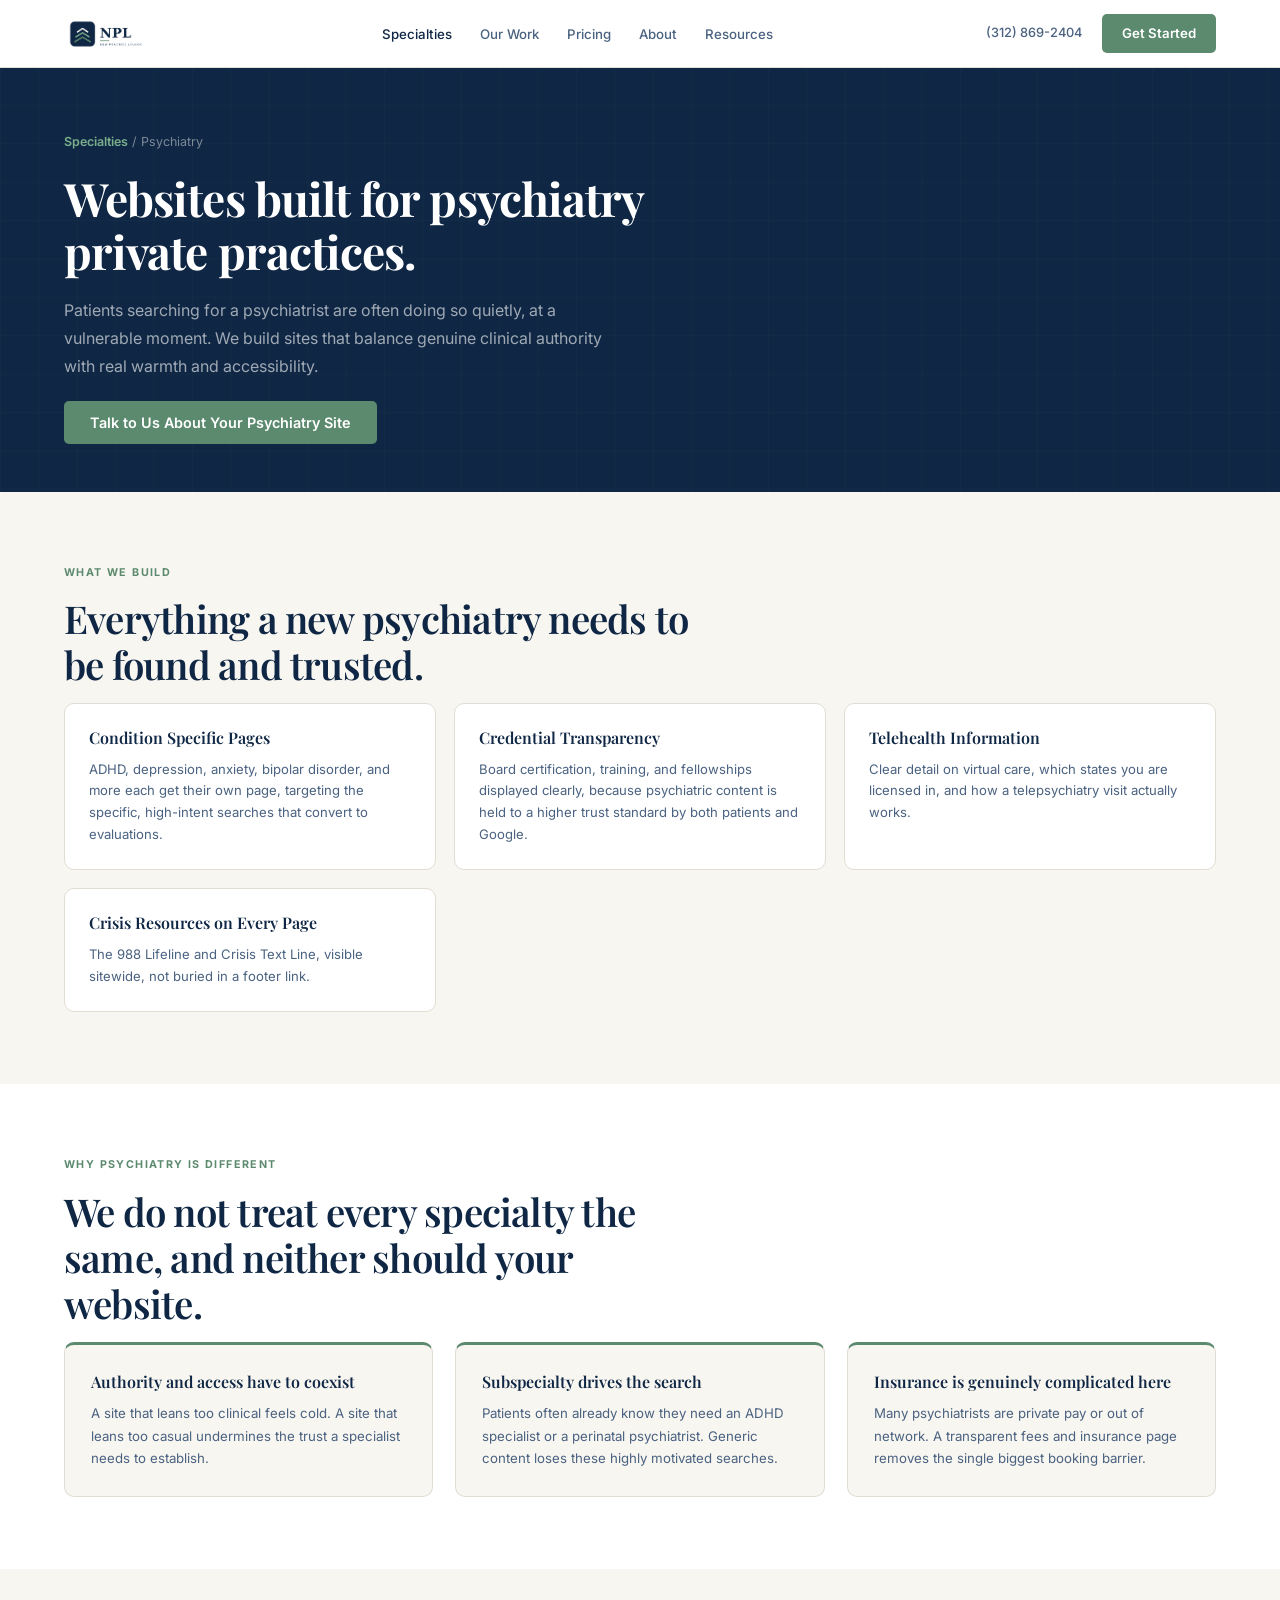
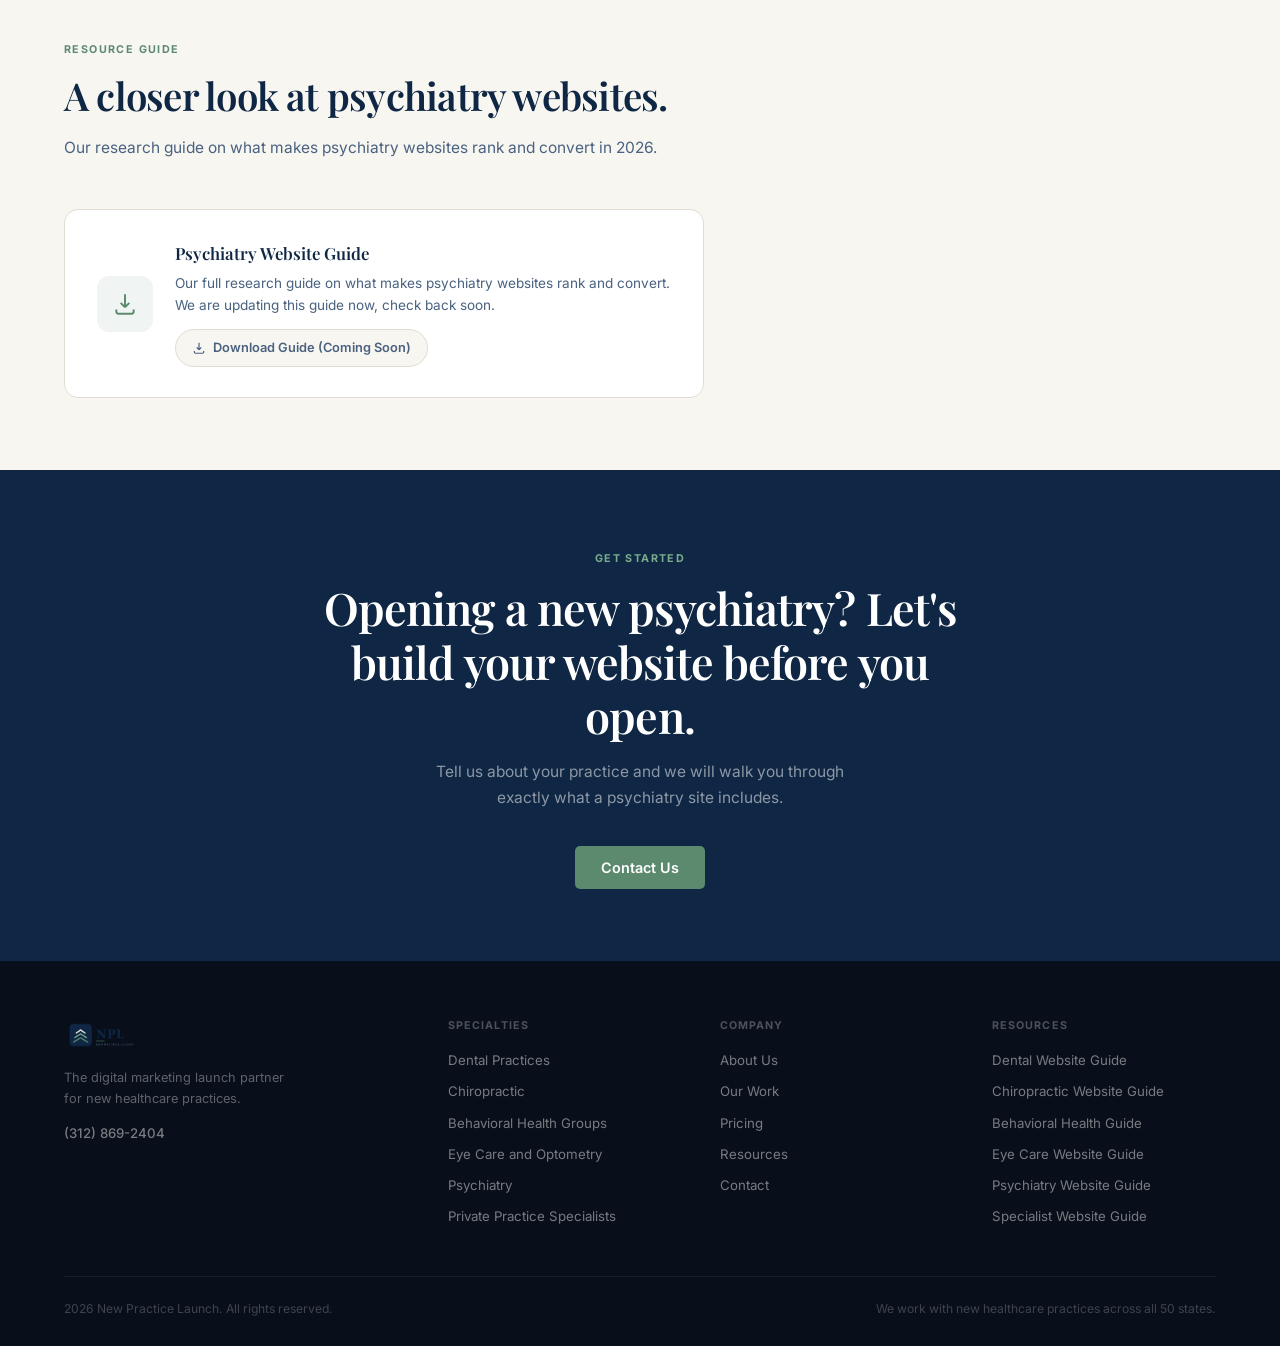
<file: specialties/psychiatry/index.html>
<!DOCTYPE html>
<html lang="en">
<head>
  <meta charset="UTF-8">
  <meta name="viewport" content="width=device-width, initial-scale=1.0">
  <title>Psychiatry | New Practice Launch</title>
  <meta name="description" content="Custom psychiatry websites built for launch day. Online booking, SEO, and everything a new practice needs to be found.">
  <link rel="icon" type="image/svg+xml" href="data:image/svg+xml,%3Csvg xmlns='http://www.w3.org/2000/svg' viewBox='0 0 64 64'%3E%3Crect width='64' height='64' rx='12' fill='%230F2744'/%3E%3Cpolyline points='14,46 32,26 50,46' fill='none' stroke='%23FFFFFF' stroke-width='5' stroke-linecap='round' stroke-linejoin='round'/%3E%3Cpolyline points='14,54 32,34 50,54' fill='none' stroke='%237AAD8C' stroke-width='5' stroke-linecap='round' stroke-linejoin='round'/%3E%3Cpolyline points='14,62 32,42 50,62' fill='none' stroke='%235C8A6E' stroke-width='5' stroke-linecap='round' stroke-linejoin='round'/%3E%3C/svg%3E">
  <link rel="preconnect" href="https://fonts.googleapis.com">
  <link rel="preconnect" href="https://fonts.gstatic.com" crossorigin>
  <link href="https://fonts.googleapis.com/css2?family=Playfair+Display:ital,wght@0,400;0,600;0,700;1,400;1,600&family=Inter:wght@300;400;500;600&display=swap" rel="stylesheet">
  <link rel="stylesheet" href="../../shared.css">
</head>
<body>

  <!-- NAV -->
  <nav class="nav">
    <a href="../../index.html" class="nav-logo">
      <img src="../../assets/images/npl_logo_final.png" alt="New Practice Launch">
    </a>
    <ul class="nav-links">
      <li><a href="../../index.html#specialties" style="color:var(--navy)">Specialties</a></li>
      <li><a href="../../index.html#work">Our Work</a></li>
      <li><a href="../../index.html#pricing">Pricing</a></li>
      <li><a href="../../index.html#about">About</a></li>
      <li><a href="../../index.html#resources">Resources</a></li>
    </ul>
    <div class="nav-right">
      <span class="nav-phone">(312) 869-2404</span>
      <a href="../../contact/" class="nav-cta">Get Started</a>
      <button class="nav-hamburger" id="hamburger" aria-label="Open menu">
        <span></span>
        <span></span>
        <span></span>
      </button>
    </div>
  </nav>

  <!-- MOBILE NAV -->
  <div class="mobile-nav" id="mobileNav">
    <a href="../../index.html#specialties">Specialties</a>
    <a href="../../index.html#work">Our Work</a>
    <a href="../../index.html#pricing">Pricing</a>
    <a href="../../index.html#about">About</a>
    <a href="../../index.html#resources">Resources</a>
    <a href="../../contact/" class="mobile-nav-cta">Get Started</a>
  </div>

  <!-- SUBPAGE HERO -->
  <section class="subpage-hero">
    <svg class="subpage-hero-geo" viewBox="0 0 1200 400" preserveAspectRatio="xMidYMid slice" xmlns="http://www.w3.org/2000/svg">
      <defs>
        <pattern id="grid" width="36" height="36" patternUnits="userSpaceOnUse">
          <path d="M 36 0 L 0 0 0 36" fill="none" stroke="#7AAD8C" stroke-width="0.35" opacity="0.15"/>
        </pattern>
      </defs>
      <rect width="1200" height="400" fill="url(#grid)"/>
    </svg>
    <div class="subpage-hero-inner">
      <div class="subpage-crumb"><a href="../../index.html#specialties">Specialties</a> / Psychiatry</div>
      <h1>Websites built for psychiatry private practices.</h1>
      <p>Patients searching for a psychiatrist are often doing so quietly, at a vulnerable moment. We build sites that balance genuine clinical authority with real warmth and accessibility.</p>
      <a href="../../contact/" class="btn-primary">Talk to Us About Your Psychiatry Site</a>
    </div>
  </section>

  <!-- WHAT WE BUILD -->
  <section class="section section-cream">
    <span class="sec-eye">What We Build</span>
    <h2 class="sec-h2">Everything a new psychiatry needs to be found and trusted.</h2>
    <div class="build-grid">
      <div class="build-card">
        <div class="build-title">Condition Specific Pages</div>
        <p class="build-body">ADHD, depression, anxiety, bipolar disorder, and more each get their own page, targeting the specific, high-intent searches that convert to evaluations.</p>
      </div>
      <div class="build-card">
        <div class="build-title">Credential Transparency</div>
        <p class="build-body">Board certification, training, and fellowships displayed clearly, because psychiatric content is held to a higher trust standard by both patients and Google.</p>
      </div>
      <div class="build-card">
        <div class="build-title">Telehealth Information</div>
        <p class="build-body">Clear detail on virtual care, which states you are licensed in, and how a telepsychiatry visit actually works.</p>
      </div>
      <div class="build-card">
        <div class="build-title">Crisis Resources on Every Page</div>
        <p class="build-body">The 988 Lifeline and Crisis Text Line, visible sitewide, not buried in a footer link.</p>
      </div>
    </div>
  </section>

  <!-- WHY THIS SPECIALTY IS DIFFERENT -->
  <section class="section section-white">
    <span class="sec-eye">Why Psychiatry Is Different</span>
    <h2 class="sec-h2">We do not treat every specialty the same, and neither should your website.</h2>
    <div class="three-col">
      <div class="col-card">
        <div class="col-title">Authority and access have to coexist</div>
        <p class="col-body">A site that leans too clinical feels cold. A site that leans too casual undermines the trust a specialist needs to establish.</p>
      </div>
      <div class="col-card">
        <div class="col-title">Subspecialty drives the search</div>
        <p class="col-body">Patients often already know they need an ADHD specialist or a perinatal psychiatrist. Generic content loses these highly motivated searches.</p>
      </div>
      <div class="col-card">
        <div class="col-title">Insurance is genuinely complicated here</div>
        <p class="col-body">Many psychiatrists are private pay or out of network. A transparent fees and insurance page removes the single biggest booking barrier.</p>
      </div>
    </div>
  </section>

  <!-- RESOURCE GUIDE -->
  <section class="section section-cream">
    <span class="sec-eye">Resource Guide</span>
    <h2 class="sec-h2">A closer look at psychiatry websites.</h2>
    <p class="sec-sub">Our research guide on what makes psychiatry websites rank and convert in 2026.</p>
    
    <div class="resource-block">
      <div class="resource-icon">
        <svg width="26" height="26" fill="none" stroke="#5C8A6E" stroke-width="1.8" viewBox="0 0 24 24"><path d="M12 3v12m0 0l-4-4m4 4l4-4"/><path d="M4 17v2a2 2 0 0 0 2 2h12a2 2 0 0 0 2-2v-2"/></svg>
      </div>
      <div>
        <div class="resource-text-title">Psychiatry Website Guide</div>
        <p class="resource-text-body">Our full research guide on what makes psychiatry websites rank and convert. We are updating this guide now, check back soon.</p>
        <span class="resource-download">
          <svg width="14" height="14" fill="none" stroke="currentColor" stroke-width="2" viewBox="0 0 24 24"><path d="M12 3v12m0 0l-4-4m4 4l4-4"/><path d="M4 17v2a2 2 0 0 0 2 2h12a2 2 0 0 0 2-2v-2"/></svg>
          Download Guide (Coming Soon)
        </span>
      </div>
    </div>

  </section>

  <!-- CTA -->
  <section class="cta-section">
    <span class="sec-eye" style="display:block;text-align:center;color:var(--sage-light);">Get Started</span>
    <h2 class="cta-h2">Opening a new psychiatry? Let's build your website before you open.</h2>
    <p class="cta-sub">Tell us about your practice and we will walk you through exactly what a psychiatry site includes.</p>
    <div style="text-align:center;">
      <a href="../../contact/" class="btn-primary">Contact Us</a>
    </div>
  </section>

  <!-- FOOTER -->
  <footer>
    <div class="footer-grid">
      <div>
        <div class="footer-logo">
          <img src="../../assets/images/npl_logo_final.png" alt="New Practice Launch">
        </div>
        <p class="footer-tagline">The digital marketing launch partner for new healthcare practices.</p>
        <p class="footer-phone">(312) 869-2404</p>
      </div>
      <div class="footer-col">
        <h4>Specialties</h4>
        <ul>
          <li><a href="../../specialties/dental/">Dental Practices</a></li><li><a href="../../specialties/chiropractic/">Chiropractic</a></li><li><a href="../../specialties/behavioral-health/">Behavioral Health Groups</a></li><li><a href="../../specialties/eye-care/">Eye Care and Optometry</a></li><li><a href="../../specialties/psychiatry/">Psychiatry</a></li><li><a href="../../specialties/specialists/">Private Practice Specialists</a></li>
        </ul>
      </div>
      <div class="footer-col">
        <h4>Company</h4>
        <ul>
          <li><a href="../../index.html#about">About Us</a></li>
          <li><a href="../../index.html#work">Our Work</a></li>
          <li><a href="../../index.html#pricing">Pricing</a></li>
          <li><a href="../../index.html#resources">Resources</a></li>
          <li><a href="../../contact/">Contact</a></li>
        </ul>
      </div>
      <div class="footer-col">
        <h4>Resources</h4>
        <ul>
          <li>Dental Website Guide</li>
          <li>Chiropractic Website Guide</li>
          <li>Behavioral Health Guide</li>
          <li>Eye Care Website Guide</li>
          <li>Psychiatry Website Guide</li>
          <li>Specialist Website Guide</li>
        </ul>
      </div>
    </div>
    <div class="footer-bottom">
      <span class="footer-copy">2026 New Practice Launch. All rights reserved.</span>
      <span class="footer-copy">We work with new healthcare practices across all 50 states.</span>
    </div>
  </footer>

  <script src="../../shared.js"></script>
</body>
</html>
</file>
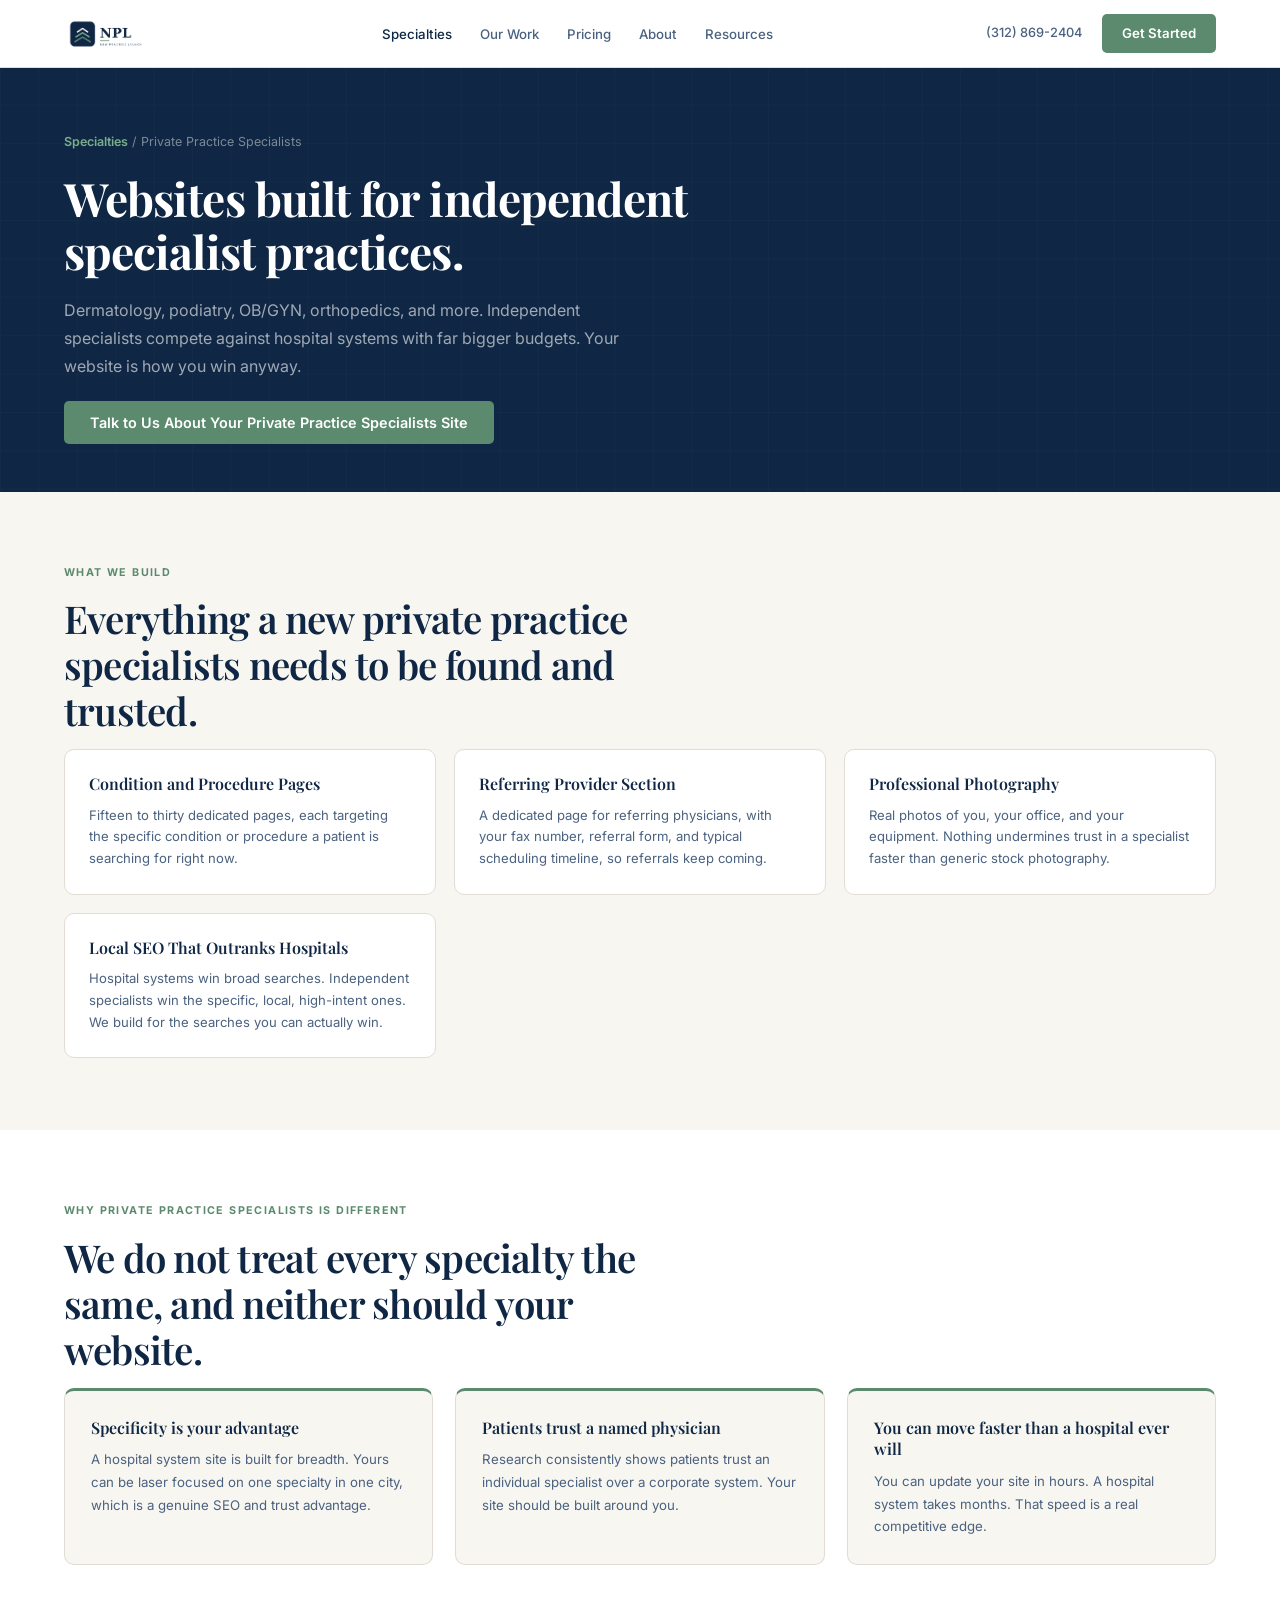
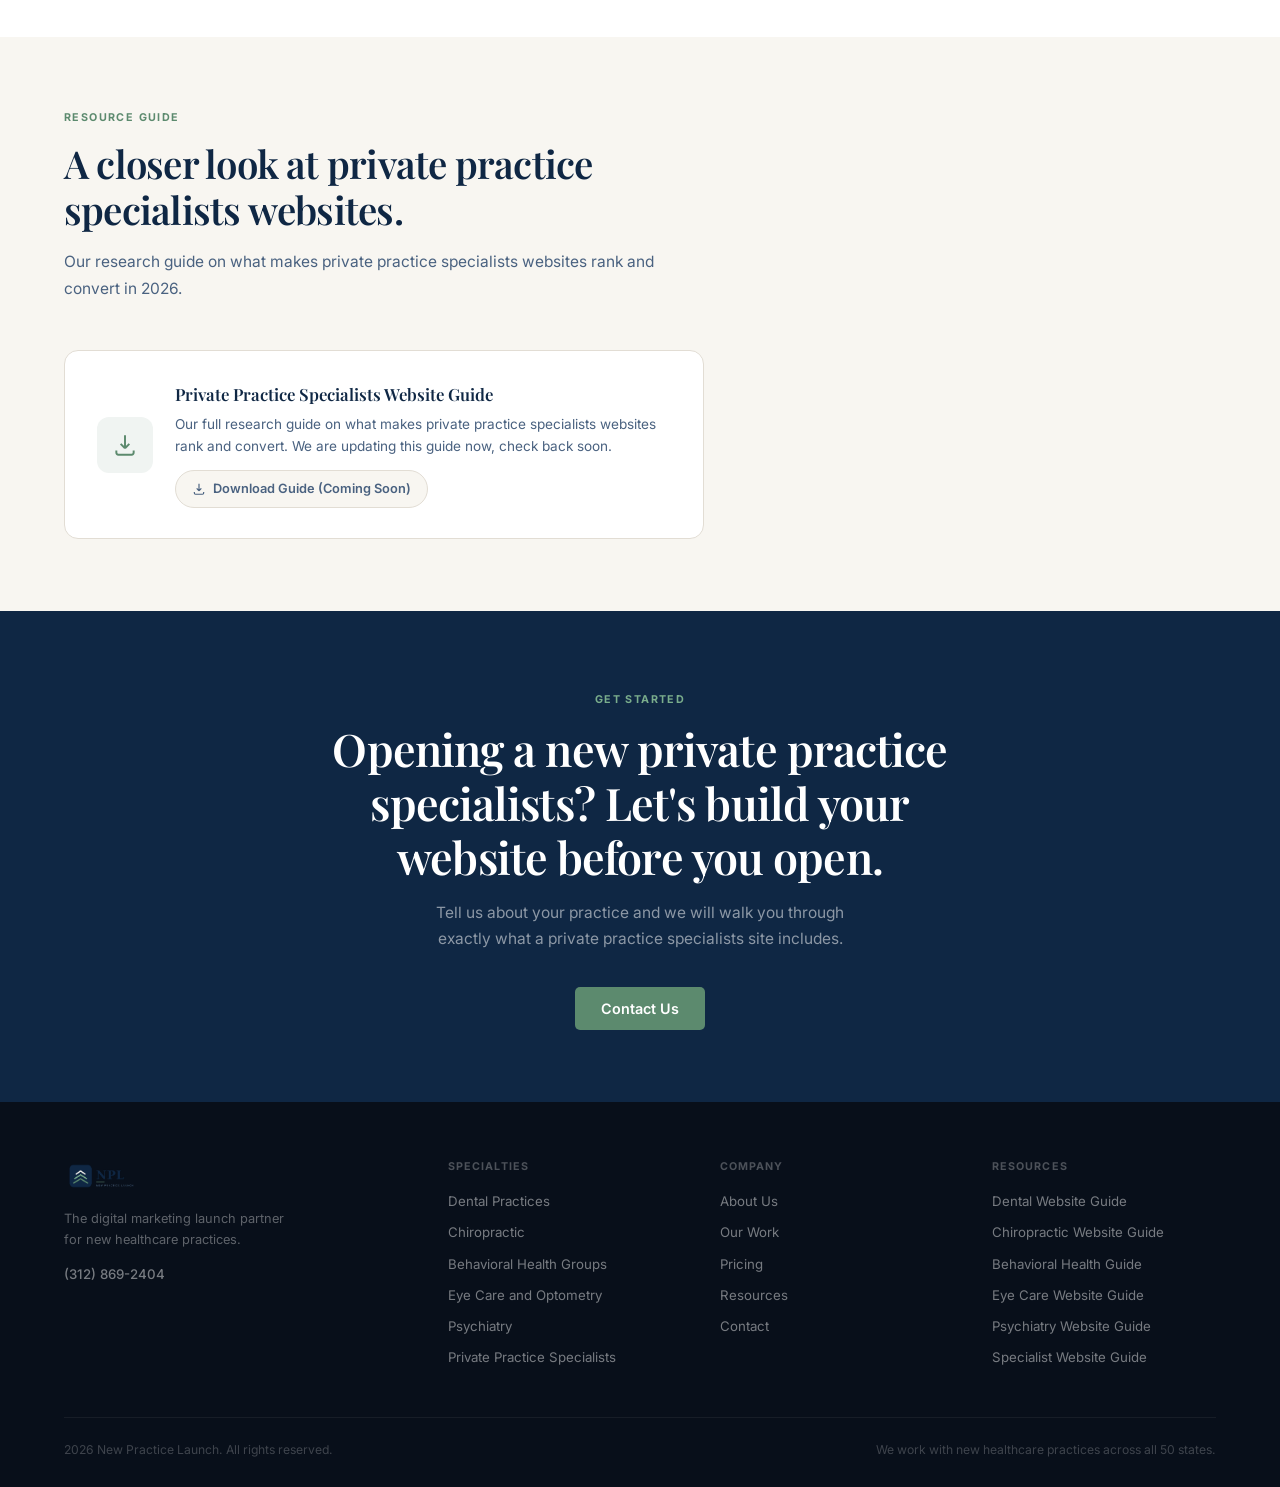
<file: specialties/specialists/index.html>
<!DOCTYPE html>
<html lang="en">
<head>
  <meta charset="UTF-8">
  <meta name="viewport" content="width=device-width, initial-scale=1.0">
  <title>Private Practice Specialists | New Practice Launch</title>
  <meta name="description" content="Custom private practice specialists websites built for launch day. Online booking, SEO, and everything a new practice needs to be found.">
  <link rel="icon" type="image/svg+xml" href="data:image/svg+xml,%3Csvg xmlns='http://www.w3.org/2000/svg' viewBox='0 0 64 64'%3E%3Crect width='64' height='64' rx='12' fill='%230F2744'/%3E%3Cpolyline points='14,46 32,26 50,46' fill='none' stroke='%23FFFFFF' stroke-width='5' stroke-linecap='round' stroke-linejoin='round'/%3E%3Cpolyline points='14,54 32,34 50,54' fill='none' stroke='%237AAD8C' stroke-width='5' stroke-linecap='round' stroke-linejoin='round'/%3E%3Cpolyline points='14,62 32,42 50,62' fill='none' stroke='%235C8A6E' stroke-width='5' stroke-linecap='round' stroke-linejoin='round'/%3E%3C/svg%3E">
  <link rel="preconnect" href="https://fonts.googleapis.com">
  <link rel="preconnect" href="https://fonts.gstatic.com" crossorigin>
  <link href="https://fonts.googleapis.com/css2?family=Playfair+Display:ital,wght@0,400;0,600;0,700;1,400;1,600&family=Inter:wght@300;400;500;600&display=swap" rel="stylesheet">
  <link rel="stylesheet" href="../../shared.css">
</head>
<body>

  <!-- NAV -->
  <nav class="nav">
    <a href="../../index.html" class="nav-logo">
      <img src="../../assets/images/npl_logo_final.png" alt="New Practice Launch">
    </a>
    <ul class="nav-links">
      <li><a href="../../index.html#specialties" style="color:var(--navy)">Specialties</a></li>
      <li><a href="../../index.html#work">Our Work</a></li>
      <li><a href="../../index.html#pricing">Pricing</a></li>
      <li><a href="../../index.html#about">About</a></li>
      <li><a href="../../index.html#resources">Resources</a></li>
    </ul>
    <div class="nav-right">
      <span class="nav-phone">(312) 869-2404</span>
      <a href="../../contact/" class="nav-cta">Get Started</a>
      <button class="nav-hamburger" id="hamburger" aria-label="Open menu">
        <span></span>
        <span></span>
        <span></span>
      </button>
    </div>
  </nav>

  <!-- MOBILE NAV -->
  <div class="mobile-nav" id="mobileNav">
    <a href="../../index.html#specialties">Specialties</a>
    <a href="../../index.html#work">Our Work</a>
    <a href="../../index.html#pricing">Pricing</a>
    <a href="../../index.html#about">About</a>
    <a href="../../index.html#resources">Resources</a>
    <a href="../../contact/" class="mobile-nav-cta">Get Started</a>
  </div>

  <!-- SUBPAGE HERO -->
  <section class="subpage-hero">
    <svg class="subpage-hero-geo" viewBox="0 0 1200 400" preserveAspectRatio="xMidYMid slice" xmlns="http://www.w3.org/2000/svg">
      <defs>
        <pattern id="grid" width="36" height="36" patternUnits="userSpaceOnUse">
          <path d="M 36 0 L 0 0 0 36" fill="none" stroke="#7AAD8C" stroke-width="0.35" opacity="0.15"/>
        </pattern>
      </defs>
      <rect width="1200" height="400" fill="url(#grid)"/>
    </svg>
    <div class="subpage-hero-inner">
      <div class="subpage-crumb"><a href="../../index.html#specialties">Specialties</a> / Private Practice Specialists</div>
      <h1>Websites built for independent specialist practices.</h1>
      <p>Dermatology, podiatry, OB/GYN, orthopedics, and more. Independent specialists compete against hospital systems with far bigger budgets. Your website is how you win anyway.</p>
      <a href="../../contact/" class="btn-primary">Talk to Us About Your Private Practice Specialists Site</a>
    </div>
  </section>

  <!-- WHAT WE BUILD -->
  <section class="section section-cream">
    <span class="sec-eye">What We Build</span>
    <h2 class="sec-h2">Everything a new private practice specialists needs to be found and trusted.</h2>
    <div class="build-grid">
      <div class="build-card">
        <div class="build-title">Condition and Procedure Pages</div>
        <p class="build-body">Fifteen to thirty dedicated pages, each targeting the specific condition or procedure a patient is searching for right now.</p>
      </div>
      <div class="build-card">
        <div class="build-title">Referring Provider Section</div>
        <p class="build-body">A dedicated page for referring physicians, with your fax number, referral form, and typical scheduling timeline, so referrals keep coming.</p>
      </div>
      <div class="build-card">
        <div class="build-title">Professional Photography</div>
        <p class="build-body">Real photos of you, your office, and your equipment. Nothing undermines trust in a specialist faster than generic stock photography.</p>
      </div>
      <div class="build-card">
        <div class="build-title">Local SEO That Outranks Hospitals</div>
        <p class="build-body">Hospital systems win broad searches. Independent specialists win the specific, local, high-intent ones. We build for the searches you can actually win.</p>
      </div>
    </div>
  </section>

  <!-- WHY THIS SPECIALTY IS DIFFERENT -->
  <section class="section section-white">
    <span class="sec-eye">Why Private Practice Specialists Is Different</span>
    <h2 class="sec-h2">We do not treat every specialty the same, and neither should your website.</h2>
    <div class="three-col">
      <div class="col-card">
        <div class="col-title">Specificity is your advantage</div>
        <p class="col-body">A hospital system site is built for breadth. Yours can be laser focused on one specialty in one city, which is a genuine SEO and trust advantage.</p>
      </div>
      <div class="col-card">
        <div class="col-title">Patients trust a named physician</div>
        <p class="col-body">Research consistently shows patients trust an individual specialist over a corporate system. Your site should be built around you.</p>
      </div>
      <div class="col-card">
        <div class="col-title">You can move faster than a hospital ever will</div>
        <p class="col-body">You can update your site in hours. A hospital system takes months. That speed is a real competitive edge.</p>
      </div>
    </div>
  </section>

  <!-- RESOURCE GUIDE -->
  <section class="section section-cream">
    <span class="sec-eye">Resource Guide</span>
    <h2 class="sec-h2">A closer look at private practice specialists websites.</h2>
    <p class="sec-sub">Our research guide on what makes private practice specialists websites rank and convert in 2026.</p>
    
    <div class="resource-block">
      <div class="resource-icon">
        <svg width="26" height="26" fill="none" stroke="#5C8A6E" stroke-width="1.8" viewBox="0 0 24 24"><path d="M12 3v12m0 0l-4-4m4 4l4-4"/><path d="M4 17v2a2 2 0 0 0 2 2h12a2 2 0 0 0 2-2v-2"/></svg>
      </div>
      <div>
        <div class="resource-text-title">Private Practice Specialists Website Guide</div>
        <p class="resource-text-body">Our full research guide on what makes private practice specialists websites rank and convert. We are updating this guide now, check back soon.</p>
        <span class="resource-download">
          <svg width="14" height="14" fill="none" stroke="currentColor" stroke-width="2" viewBox="0 0 24 24"><path d="M12 3v12m0 0l-4-4m4 4l4-4"/><path d="M4 17v2a2 2 0 0 0 2 2h12a2 2 0 0 0 2-2v-2"/></svg>
          Download Guide (Coming Soon)
        </span>
      </div>
    </div>

  </section>

  <!-- CTA -->
  <section class="cta-section">
    <span class="sec-eye" style="display:block;text-align:center;color:var(--sage-light);">Get Started</span>
    <h2 class="cta-h2">Opening a new private practice specialists? Let's build your website before you open.</h2>
    <p class="cta-sub">Tell us about your practice and we will walk you through exactly what a private practice specialists site includes.</p>
    <div style="text-align:center;">
      <a href="../../contact/" class="btn-primary">Contact Us</a>
    </div>
  </section>

  <!-- FOOTER -->
  <footer>
    <div class="footer-grid">
      <div>
        <div class="footer-logo">
          <img src="../../assets/images/npl_logo_final.png" alt="New Practice Launch">
        </div>
        <p class="footer-tagline">The digital marketing launch partner for new healthcare practices.</p>
        <p class="footer-phone">(312) 869-2404</p>
      </div>
      <div class="footer-col">
        <h4>Specialties</h4>
        <ul>
          <li><a href="../../specialties/dental/">Dental Practices</a></li><li><a href="../../specialties/chiropractic/">Chiropractic</a></li><li><a href="../../specialties/behavioral-health/">Behavioral Health Groups</a></li><li><a href="../../specialties/eye-care/">Eye Care and Optometry</a></li><li><a href="../../specialties/psychiatry/">Psychiatry</a></li><li><a href="../../specialties/specialists/">Private Practice Specialists</a></li>
        </ul>
      </div>
      <div class="footer-col">
        <h4>Company</h4>
        <ul>
          <li><a href="../../index.html#about">About Us</a></li>
          <li><a href="../../index.html#work">Our Work</a></li>
          <li><a href="../../index.html#pricing">Pricing</a></li>
          <li><a href="../../index.html#resources">Resources</a></li>
          <li><a href="../../contact/">Contact</a></li>
        </ul>
      </div>
      <div class="footer-col">
        <h4>Resources</h4>
        <ul>
          <li>Dental Website Guide</li>
          <li>Chiropractic Website Guide</li>
          <li>Behavioral Health Guide</li>
          <li>Eye Care Website Guide</li>
          <li>Psychiatry Website Guide</li>
          <li>Specialist Website Guide</li>
        </ul>
      </div>
    </div>
    <div class="footer-bottom">
      <span class="footer-copy">2026 New Practice Launch. All rights reserved.</span>
      <span class="footer-copy">We work with new healthcare practices across all 50 states.</span>
    </div>
  </footer>

  <script src="../../shared.js"></script>
</body>
</html>
</file>
<file: shared.css>
/* ── RESET ─────────────────────────────────────────────────── */
    *, *::before, *::after { box-sizing: border-box; margin: 0; padding: 0; }
    html { scroll-behavior: smooth; }
    body {
      font-family: 'Inter', system-ui, sans-serif;
      background: #F8F6F1;
      color: #1A1A1A;
      line-height: 1.6;
      -webkit-font-smoothing: antialiased;
    }
    img { max-width: 100%; display: block; }
    a { text-decoration: none; color: inherit; }
    ul { list-style: none; }

    /* ── TOKENS ────────────────────────────────────────────────── */
    :root {
      --navy:       #0F2744;
      --navy-mid:   #1A3A5C;
      --sage:       #5C8A6E;
      --sage-light: #7AAD8C;
      --cream:      #F8F6F1;
      --white:      #FFFFFF;
      --border:     #E2DDD4;
      --slate:      #4A6280;
      --text:       #1A1A1A;
      --text-mid:   #4A4A4A;
    }

    /* ── NAV ───────────────────────────────────────────────────── */
    .nav {
      position: sticky;
      top: 0;
      z-index: 100;
      background: var(--white);
      border-bottom: 1px solid var(--border);
      display: flex;
      align-items: center;
      justify-content: space-between;
      padding: 0 5%;
      height: 68px;
    }
    .nav-logo img {
      height: 40px;
      width: auto;
    }
    .nav-links {
      display: flex;
      align-items: center;
      gap: 28px;
    }
    .nav-links a {
      font-size: 0.83rem;
      font-weight: 500;
      color: var(--slate);
      transition: color 0.2s;
    }
    .nav-links a:hover { color: var(--navy); }
    .nav-right {
      display: flex;
      align-items: center;
      gap: 20px;
    }
    .nav-phone {
      font-size: 0.8rem;
      font-weight: 500;
      color: var(--slate);
    }
    .nav-cta {
      background: var(--sage);
      color: var(--white);
      font-size: 0.83rem;
      font-weight: 600;
      padding: 9px 20px;
      border-radius: 5px;
      transition: background 0.2s;
    }
    .nav-cta:hover { background: var(--sage-light); }
    .nav-hamburger {
      display: none;
      cursor: pointer;
      flex-direction: column;
      gap: 5px;
      padding: 4px;
      background: none;
      border: none;
      z-index: 200;
    }
    .nav-hamburger span {
      display: block;
      width: 24px;
      height: 2px;
      background: var(--navy);
      border-radius: 2px;
      transition: all 0.3s;
    }
    .nav-hamburger.open span:nth-child(1) { transform: translateY(7px) rotate(45deg); }
    .nav-hamburger.open span:nth-child(2) { opacity: 0; }
    .nav-hamburger.open span:nth-child(3) { transform: translateY(-7px) rotate(-45deg); }

    .mobile-nav {
      display: none;
      position: fixed;
      top: 68px;
      left: 0;
      right: 0;
      background: var(--white);
      border-bottom: 1px solid var(--border);
      padding: 20px 5%;
      flex-direction: column;
      gap: 4px;
      z-index: 99;
      box-shadow: 0 8px 24px rgba(15,39,68,0.1);
    }
    .mobile-nav.open { display: flex; }
    .mobile-nav a {
      font-size: 1rem;
      font-weight: 600;
      color: var(--navy);
      padding: 12px 0;
      border-bottom: 1px solid var(--border);
      display: block;
    }
    .mobile-nav a:last-child { border-bottom: none; }
    .mobile-nav a:hover { color: var(--sage); }
    .mobile-nav-cta {
      margin-top: 12px;
      background: var(--sage);
      color: var(--white) !important;
      padding: 14px 20px !important;
      border-radius: 6px;
      text-align: center;
      border-bottom: none !important;
    }
    .mobile-nav-cta:hover { background: var(--sage-light); color: var(--white) !important; }

    /* ── HERO ──────────────────────────────────────────────────── */
    .hero {
      display: grid;
      grid-template-columns: 1fr 1fr;
      min-height: 520px;
    }
    .hero-left {
      background: var(--navy);
      padding: 72px 5% 72px 5%;
      display: flex;
      flex-direction: column;
      justify-content: center;
    }
    .eyebrow {
      display: inline-flex;
      align-items: center;
      gap: 10px;
      font-size: 0.67rem;
      font-weight: 700;
      color: var(--sage-light);
      letter-spacing: 0.12em;
      text-transform: uppercase;
      margin-bottom: 28px;
    }
    .hero-h1 {
      font-family: 'Playfair Display', Georgia, serif;
      font-size: clamp(2.6rem, 4vw, 3.8rem);
      font-weight: 700;
      color: var(--white);
      line-height: 1.1;
      letter-spacing: -0.025em;
      margin-bottom: 8px;
    }
    .hero-h1-italic {
      font-family: 'Playfair Display', Georgia, serif;
      font-size: clamp(2.6rem, 4vw, 3.8rem);
      font-weight: 600;
      color: var(--sage-light);
      line-height: 1.1;
      letter-spacing: -0.025em;
      display: block;
      margin-bottom: 28px;
    }
    .sage-rule {
      width: 44px;
      height: 3px;
      background: var(--sage);
      border-radius: 2px;
      margin-bottom: 24px;
    }
    .hero-sub {
      font-size: 0.97rem;
      color: rgba(255,255,255,0.58);
      line-height: 1.78;
      margin-bottom: 36px;
      max-width: 440px;
    }
    .hero-actions {
      display: flex;
      align-items: center;
      gap: 20px;
      flex-wrap: wrap;
    }
    .btn-primary {
      background: var(--sage);
      color: var(--white);
      font-family: 'Inter', sans-serif;
      font-size: 0.9rem;
      font-weight: 600;
      padding: 13px 26px;
      border-radius: 5px;
      border: none;
      cursor: pointer;
      transition: background 0.2s, transform 0.15s;
      white-space: nowrap;
    }
    .btn-primary:hover { background: var(--sage-light); transform: translateY(-1px); }
    .btn-ghost {
      color: rgba(255,255,255,0.65);
      font-family: 'Inter', sans-serif;
      font-size: 0.9rem;
      font-weight: 500;
      display: flex;
      align-items: center;
      gap: 6px;
      background: none;
      border: none;
      cursor: pointer;
      transition: color 0.2s;
      white-space: nowrap;
    }
    .btn-ghost:hover { color: var(--white); }
    .btn-ghost .arr { color: var(--sage); transition: transform 0.2s; }
    .btn-ghost:hover .arr { transform: translateX(3px); }

    .hero-right {
      background: var(--navy-mid);
      position: relative;
      overflow: hidden;
      display: flex;
      align-items: center;
      justify-content: center;
      padding: 44px;
    }
    .hero-geo {
      position: absolute;
      inset: 0;
      width: 100%;
      height: 100%;
    }
    .vert-cards {
      position: relative;
      z-index: 2;
      display: grid;
      grid-template-columns: 1fr 1fr;
      gap: 10px;
      width: 100%;
      max-width: 320px;
    }
    .vc {
      background: rgba(255,255,255,0.06);
      border: 1px solid rgba(255,255,255,0.1);
      border-radius: 10px;
      padding: 16px 14px;
      display: flex;
      flex-direction: column;
      gap: 5px;
      transition: border-color 0.2s, background 0.2s;
    }
    .vc:hover {
      border-color: rgba(92,138,110,0.4);
      background: rgba(92,138,110,0.08);
    }
    .vc.featured {
      border-color: rgba(92,138,110,0.45);
      background: rgba(92,138,110,0.12);
    }
    .vc-icon {
      width: 28px;
      height: 28px;
      background: rgba(92,138,110,0.2);
      border-radius: 6px;
      display: flex;
      align-items: center;
      justify-content: center;
      margin-bottom: 4px;
    }
    .vc-name {
      font-size: 0.78rem;
      font-weight: 600;
      color: var(--white);
      line-height: 1.3;
    }
    .vc.featured .vc-name { color: var(--sage-light); }
    .vc-desc {
      font-size: 0.67rem;
      color: rgba(255,255,255,0.42);
      line-height: 1.5;
    }

    /* ── TRUST SECTION ─────────────────────────────────────────── */
    .trust-section {
      background: var(--navy);
      padding: 52px 5%;
    }
    .trust-grid {
      display: grid;
      grid-template-columns: repeat(5, 1fr);
      gap: 16px;
    }
    .trust-card {
      background: var(--white);
      border: 1px solid rgba(255,255,255,0.09);
      border-top: 3px solid var(--sage);
      border-radius: 10px;
      padding: 20px 16px;
      display: flex;
      flex-direction: column;
      gap: 8px;
    }
    .trust-icon {
      width: 32px;
      height: 32px;
      background: rgba(92,138,110,0.18);
      border-radius: 8px;
      display: flex;
      align-items: center;
      justify-content: center;
      margin-bottom: 4px;
    }
    .trust-num {
      font-family: 'Playfair Display', serif;
      font-size: 1.6rem;
      font-weight: 700;
      color: var(--navy);
      line-height: 1;
    }
    .trust-label {
      font-size: 0.75rem;
      font-weight: 600;
      color: var(--sage-light);
      line-height: 1.3;
    }
    .trust-desc {
      font-size: 0.71rem;
      color: var(--slate);
      line-height: 1.55;
    }

    /* ── SHARED SECTION STYLES ─────────────────────────────────── */
    .section { padding: 72px 5%; }
    .section-white { background: var(--white); }
    .section-cream { background: var(--cream); }
    .section-navy { background: var(--navy); }
    .sec-eye {
      font-size: 0.67rem;
      font-weight: 700;
      letter-spacing: 0.13em;
      text-transform: uppercase;
      color: var(--sage);
      margin-bottom: 14px;
      display: block;
    }
    .section-navy .sec-eye { color: var(--sage-light); }
    .sec-h2 {
      font-family: 'Playfair Display', Georgia, serif;
      font-size: clamp(1.9rem, 3vw, 2.4rem);
      font-weight: 600;
      color: var(--navy);
      line-height: 1.2;
      letter-spacing: -0.02em;
      margin-bottom: 16px;
      max-width: 640px;
    }
    .section-navy .sec-h2 { color: var(--white); }
    .sec-sub {
      font-size: 0.97rem;
      color: var(--slate);
      line-height: 1.75;
      max-width: 600px;
      margin-bottom: 48px;
    }

    /* ── PROBLEM ───────────────────────────────────────────────── */
    .section-problem {
      position: relative;
      background-image: linear-gradient(rgba(248,246,241,0.94), rgba(248,246,241,0.94)), url('assets/images/dentist-kids-texture.jpg');
      background-size: cover;
      background-position: center 30%;
      background-repeat: no-repeat;
    }
    .three-col {
      display: grid;
      grid-template-columns: repeat(3, 1fr);
      gap: 22px;
    }
    .col-card {
      background: var(--white);
      border-radius: 10px;
      border: 1px solid var(--border);
      border-top: 3px solid var(--sage);
      padding: 26px;
    }
    .section-cream .col-card { background: var(--white); }
    .section-white .col-card { background: var(--cream); }
    .col-title {
      font-family: 'Playfair Display', serif;
      font-size: 1rem;
      font-weight: 600;
      color: var(--navy);
      margin-bottom: 10px;
      line-height: 1.35;
    }
    .col-body {
      font-size: 0.83rem;
      color: var(--slate);
      line-height: 1.7;
    }
    .col-body strong { color: var(--navy); font-weight: 600; }
    .section-footer {
      margin-top: 40px;
      padding-top: 28px;
      border-top: 1px solid var(--border);
      font-size: 0.93rem;
      font-weight: 500;
      color: var(--navy);
    }
    .section-footer span { color: var(--sage); }

    /* ── TIMELINE ──────────────────────────────────────────────── */
    .tl-grid {
      display: grid;
      grid-template-columns: 1fr 1fr;
      gap: 64px;
      align-items: center;
    }
    .tl-steps {
      display: flex;
      flex-direction: column;
    }
    .tl-step {
      display: flex;
      gap: 16px;
      align-items: flex-start;
      padding: 18px 0;
      border-bottom: 1px solid var(--border);
    }
    .tl-step:last-child { border-bottom: none; }
    .tl-dot {
      width: 36px;
      height: 36px;
      border-radius: 50%;
      display: flex;
      align-items: center;
      justify-content: center;
      font-size: 0.78rem;
      font-weight: 700;
      flex-shrink: 0;
      margin-top: 2px;
    }
    .tl-dot.done {
      background: #F0F4F2;
      border: 1.5px solid var(--sage);
      color: var(--sage);
    }
    .tl-dot.now {
      background: var(--sage);
      color: var(--white);
    }
    .tl-dot.next {
      background: var(--cream);
      border: 1.5px solid var(--border);
      color: var(--slate);
    }
    .tl-title {
      font-size: 0.88rem;
      font-weight: 600;
      color: var(--navy);
      margin-bottom: 3px;
      line-height: 1.4;
    }
    .tl-title.muted { color: var(--slate); }
    .tl-desc {
      font-size: 0.78rem;
      color: var(--slate);
      line-height: 1.55;
    }
    .tl-badge {
      background: var(--sage);
      color: var(--white);
      font-size: 0.62rem;
      font-weight: 700;
      padding: 3px 8px;
      border-radius: 100px;
      letter-spacing: 0.05em;
      text-transform: uppercase;
      margin-left: 8px;
      vertical-align: middle;
    }
    .tl-insight {
      background: var(--navy);
      border-radius: 14px;
      padding: 32px;
    }
    .tl-insight-label {
      font-size: 0.67rem;
      font-weight: 700;
      letter-spacing: 0.12em;
      text-transform: uppercase;
      color: var(--sage-light);
      margin-bottom: 14px;
      display: block;
    }
    .tl-insight-quote {
      font-family: 'Playfair Display', serif;
      font-size: 1.15rem;
      font-weight: 600;
      color: var(--white);
      line-height: 1.55;
      margin-bottom: 16px;
      font-style: italic;
    }
    .tl-insight-body {
      font-size: 0.82rem;
      color: rgba(255,255,255,0.48);
      line-height: 1.7;
    }

    /* ── WHAT WE BUILD ─────────────────────────────────────────── */
    .section-build {
      position: relative;
      background-image: radial-gradient(rgba(15,39,68,0.055) 1.6px, transparent 1.6px);
      background-size: 22px 22px;
      background-position: 0 0;
    }
    .build-highlight {
      background: var(--navy);
      border-radius: 10px;
      padding: 22px 26px;
      margin-bottom: 36px;
      display: flex;
      align-items: flex-start;
      gap: 16px;
    }
    .build-highlight-icon {
      width: 36px;
      height: 36px;
      background: rgba(92,138,110,0.2);
      border-radius: 8px;
      display: flex;
      align-items: center;
      justify-content: center;
      flex-shrink: 0;
      margin-top: 2px;
    }
    .build-highlight-text {
      font-size: 0.88rem;
      color: rgba(255,255,255,0.75);
      line-height: 1.7;
    }
    .build-highlight-text strong { color: var(--sage-light); font-weight: 600; }
    .build-grid {
      display: grid;
      grid-template-columns: repeat(3, 1fr);
      gap: 18px;
    }
    .build-card {
      background: var(--white);
      border: 1px solid var(--border);
      border-radius: 10px;
      padding: 24px;
      display: flex;
      flex-direction: column;
      gap: 10px;
    }
    .build-num {
      font-family: 'Playfair Display', serif;
      font-size: 1.9rem;
      font-weight: 700;
      color: var(--sage);
      line-height: 1;
    }
    .build-title {
      font-family: 'Playfair Display', serif;
      font-size: 1rem;
      font-weight: 600;
      color: var(--navy);
      line-height: 1.3;
    }
    .build-body {
      font-size: 0.82rem;
      color: var(--slate);
      line-height: 1.65;
      flex: 1;
    }
    .build-tag {
      display: inline-block;
      background: #F0F4F2;
      color: var(--sage);
      font-size: 0.67rem;
      font-weight: 700;
      padding: 4px 10px;
      border-radius: 100px;
      letter-spacing: 0.05em;
      text-transform: uppercase;
      width: fit-content;
    }

    /* ── SPECIALTIES ───────────────────────────────────────────── */
    .spec-grid {
      display: grid;
      grid-template-columns: repeat(3, 1fr);
      gap: 20px;
    }
    .spec-card {
      background: var(--white);
      border: 1px solid var(--border);
      border-radius: 12px;
      padding: 26px;
      position: relative;
      overflow: hidden;
      transition: box-shadow 0.2s, transform 0.2s;
    }
    a.spec-card { display: block; }
    .spec-card::before {
      content: '';
      position: absolute;
      top: 0; left: 0; right: 0;
      height: 3px;
      background: var(--sage);
      transform: scaleX(0);
      transition: transform 0.25s;
      transform-origin: left;
    }
    .spec-card:hover {
      box-shadow: 0 8px 32px rgba(15,39,68,0.08);
      transform: translateY(-2px);
    }
    .spec-card:hover::before { transform: scaleX(1); }
    .spec-icon {
      width: 46px;
      height: 46px;
      background: #F0F4F2;
      border-radius: 10px;
      display: flex;
      align-items: center;
      justify-content: center;
      margin-bottom: 16px;
    }
    .spec-name {
      font-family: 'Playfair Display', serif;
      font-size: 1.1rem;
      font-weight: 600;
      color: var(--navy);
      margin-bottom: 8px;
    }
    .spec-desc {
      font-size: 0.83rem;
      color: var(--slate);
      line-height: 1.65;
      margin-bottom: 16px;
    }
    .spec-link {
      font-size: 0.78rem;
      font-weight: 600;
      color: var(--sage);
      display: flex;
      align-items: center;
      gap: 4px;
    }

    /* ── PROCESS ───────────────────────────────────────────────── */
    .proc-grid {
      display: grid;
      grid-template-columns: repeat(4, 1fr);
      gap: 24px;
      margin-top: 52px;
      position: relative;
    }
    .proc-grid::before {
      content: '';
      position: absolute;
      top: 26px;
      left: 10%;
      right: 10%;
      height: 1px;
      background: rgba(255,255,255,0.08);
    }
    .proc-step { padding: 0 8px; }
    .proc-num {
      width: 52px;
      height: 52px;
      border-radius: 50%;
      background: rgba(92,138,110,0.15);
      border: 1px solid rgba(92,138,110,0.35);
      display: flex;
      align-items: center;
      justify-content: center;
      font-family: 'Playfair Display', serif;
      font-size: 1.4rem;
      font-weight: 600;
      color: var(--sage-light);
      margin-bottom: 20px;
      position: relative;
      z-index: 1;
    }
    .proc-title {
      font-family: 'Playfair Display', serif;
      font-size: 1.05rem;
      font-weight: 600;
      color: var(--white);
      margin-bottom: 10px;
      line-height: 1.3;
    }
    .proc-desc {
      font-size: 0.83rem;
      color: rgba(255,255,255,0.48);
      line-height: 1.65;
    }

    /* ── PORTFOLIO ─────────────────────────────────────────────── */
    .port-grid {
      display: grid;
      grid-template-columns: repeat(3, 1fr);
      gap: 20px;
    }
    .port-card {
      background: var(--white);
      border: 1px solid var(--border);
      border-radius: 12px;
      overflow: hidden;
      transition: box-shadow 0.2s, transform 0.2s;
    }
    a.port-card { display: block; cursor: pointer; }
    .port-card:hover {
      box-shadow: 0 12px 40px rgba(15,39,68,0.1);
      transform: translateY(-3px);
    }
    .port-thumb.live-riverside { background: linear-gradient(135deg, #0F2744, #1B6CA8); }
    .port-thumb.live-lakeview  { background: linear-gradient(135deg, #4A90C4, #7BC4A0); }
    .port-thumb.live-peak      { background: linear-gradient(135deg, #1F3B2C, #4A7C5C); }
    .port-live-badge {
      position: absolute;
      top: 12px;
      right: 12px;
      background: rgba(255,255,255,0.95);
      color: var(--navy);
      font-size: 0.62rem;
      font-weight: 700;
      letter-spacing: 0.06em;
      text-transform: uppercase;
      padding: 4px 10px 4px 8px;
      border-radius: 100px;
      display: flex;
      align-items: center;
      gap: 4px;
    }
    .port-live-badge .dot {
      width: 6px;
      height: 6px;
      border-radius: 50%;
      background: var(--sage);
      flex-shrink: 0;
    }
    .port-live-brand {
      text-align: center;
      padding: 0 22px;
    }
    .port-live-name {
      font-family: 'Playfair Display', serif;
      font-weight: 700;
      font-size: 1.05rem;
      color: #fff;
      line-height: 1.25;
      margin-bottom: 8px;
    }
    .port-live-tag {
      font-size: 0.72rem;
      font-style: italic;
      color: rgba(255,255,255,0.65);
      line-height: 1.4;
    }
    .port-thumb {
      height: 160px;
      position: relative;
      overflow: hidden;
      display: flex;
      align-items: center;
      justify-content: center;
    }
    .port-thumb.dental   { background: linear-gradient(135deg, #0F4C75, #1B6CA8); }
    .port-thumb.chiro    { background: linear-gradient(135deg, #2D4A3E, #4A7C5C); }
    .port-thumb.therapy  { background: linear-gradient(135deg, #3D2B55, #6B4E8A); }
    .port-thumb.eye      { background: linear-gradient(135deg, #1A3A5C, #2E6DA4); }
    .port-thumb.psych    { background: linear-gradient(135deg, #3D2B1F, #7B4F38); }
    .port-thumb.spec     { background: linear-gradient(135deg, #1C3A4A, #2E7D8C); }
    .port-mock {
      position: absolute;
      inset: 16px;
      background: rgba(255,255,255,0.1);
      border-radius: 6px;
      border: 1px solid rgba(255,255,255,0.2);
      display: flex;
      flex-direction: column;
      gap: 6px;
      padding: 12px;
    }
    .mock-bar { height: 5px; border-radius: 3px; background: rgba(255,255,255,0.3); }
    .mock-bar.s { width: 50%; }
    .mock-bar.m { width: 75%; }
    .mock-bar.f { width: 100%; }
    .mock-body {
      flex: 1;
      background: rgba(255,255,255,0.07);
      border-radius: 4px;
      display: flex;
      align-items: center;
      justify-content: center;
    }
    .mock-body span {
      font-size: 0.5rem;
      font-weight: 700;
      letter-spacing: 0.1em;
      text-transform: uppercase;
      color: rgba(255,255,255,0.45);
    }
    .port-info { padding: 16px 18px; }
    .port-tag {
      font-size: 0.67rem;
      font-weight: 700;
      text-transform: uppercase;
      letter-spacing: 0.08em;
      color: var(--sage);
      margin-bottom: 4px;
    }
    .port-name {
      font-family: 'Playfair Display', serif;
      font-size: 0.95rem;
      font-weight: 600;
      color: var(--navy);
      margin-bottom: 3px;
    }
    .port-loc { font-size: 0.76rem; color: var(--slate); }
    .port-view {
      font-size: 0.76rem;
      font-weight: 600;
      color: var(--sage);
      margin-top: 10px;
      padding-top: 10px;
      border-top: 1px solid var(--border);
      display: flex;
      align-items: center;
      gap: 4px;
    }

    /* ── PRICING ───────────────────────────────────────────────── */
    .price-grid {
      display: grid;
      grid-template-columns: repeat(3, 1fr);
      gap: 20px;
      align-items: start;
    }
    .price-card {
      background: var(--cream);
      border: 1px solid var(--border);
      border-radius: 14px;
      padding: 30px;
      position: relative;
    }
    .price-card.featured {
      background: var(--navy);
      border-color: var(--navy);
      transform: scale(1.02);
      box-shadow: 0 20px 60px rgba(15,39,68,0.2);
    }
    .price-badge {
      position: absolute;
      top: -12px;
      left: 50%;
      transform: translateX(-50%);
      background: var(--sage);
      color: var(--white);
      font-size: 0.67rem;
      font-weight: 700;
      padding: 4px 14px;
      border-radius: 100px;
      text-transform: uppercase;
      letter-spacing: 0.07em;
      white-space: nowrap;
    }
    .price-tier {
      font-size: 0.72rem;
      font-weight: 700;
      letter-spacing: 0.1em;
      text-transform: uppercase;
      color: var(--slate);
      margin-bottom: 8px;
    }
    .price-card.featured .price-tier { color: var(--sage-light); }
    .price-amount {
      font-family: 'Playfair Display', serif;
      font-size: 3rem;
      font-weight: 700;
      color: var(--navy);
      line-height: 1;
      margin-bottom: 6px;
    }
    .price-card.featured .price-amount { color: var(--white); }
    .price-tagline {
      font-size: 0.82rem;
      color: var(--slate);
      margin-bottom: 22px;
      line-height: 1.5;
    }
    .price-card.featured .price-tagline { color: rgba(255,255,255,0.5); }
    .price-features {
      display: flex;
      flex-direction: column;
      gap: 10px;
      margin-bottom: 26px;
    }
    .price-features li {
      display: flex;
      align-items: flex-start;
      gap: 9px;
      font-size: 0.83rem;
      color: var(--text-mid);
      line-height: 1.4;
    }
    .price-card.featured .price-features li { color: rgba(255,255,255,0.72); }
    .pf-check {
      width: 15px;
      height: 15px;
      flex-shrink: 0;
      color: var(--sage);
      margin-top: 1px;
    }
    .price-card.featured .pf-check { color: var(--sage-light); }
    .price-btn {
      width: 100%;
      padding: 13px;
      border-radius: 6px;
      font-family: 'Inter', sans-serif;
      font-size: 0.88rem;
      font-weight: 600;
      cursor: pointer;
      transition: all 0.2s;
      background: transparent;
      border: 1.5px solid var(--navy);
      color: var(--navy);
    }
    .price-btn:hover { background: var(--navy); color: var(--white); }
    .price-card.featured .price-btn {
      background: var(--sage);
      color: var(--white);
      border-color: var(--sage);
    }
    .price-card.featured .price-btn:hover { background: var(--sage-light); }
    .price-plan {
      font-size: 0.76rem;
      color: var(--slate);
      margin-top: 14px;
      line-height: 1.6;
    }
    .price-card.featured .price-plan { color: rgba(255,255,255,0.38); }
    .price-note {
      text-align: center;
      margin-top: 32px;
      font-size: 0.88rem;
      color: var(--slate);
    }
    .price-note strong { color: var(--navy); }

    /* ── ABOUT ─────────────────────────────────────────────────── */
    .about-grid {
      display: grid;
      grid-template-columns: 1fr 1fr;
      gap: 64px;
      align-items: center;
    }
    .about-visual {
      background: var(--navy);
      border-radius: 16px;
      padding: 36px;
      min-height: 360px;
      display: flex;
      flex-direction: column;
      justify-content: space-between;
      position: relative;
      overflow: hidden;
    }
    .about-geo {
      position: absolute;
      right: -40px;
      top: -40px;
      opacity: 0.07;
    }
    .about-name {
      font-family: 'Playfair Display', serif;
      font-size: 1.6rem;
      font-weight: 600;
      color: var(--white);
      margin-bottom: 4px;
    }
    .about-role {
      font-size: 0.8rem;
      color: var(--sage-light);
      font-weight: 500;
      margin-bottom: 28px;
    }
    .about-stats {
      display: grid;
      grid-template-columns: 1fr 1fr;
      gap: 12px;
    }
    .about-stat {
      background: rgba(255,255,255,0.06);
      border-radius: 8px;
      padding: 14px;
    }
    .about-stat-num {
      font-family: 'Playfair Display', serif;
      font-size: 1.6rem;
      font-weight: 700;
      color: var(--white);
      line-height: 1;
      margin-bottom: 4px;
    }
    .about-stat-label {
      font-size: 0.72rem;
      color: rgba(255,255,255,0.42);
      line-height: 1.4;
    }
    .about-p {
      font-size: 0.93rem;
      color: var(--text-mid);
      line-height: 1.78;
      margin-bottom: 16px;
    }
    .about-p:last-child { margin-bottom: 0; }

    /* ── CTA ───────────────────────────────────────────────────── */
    .cta-section {
      background: var(--navy);
      padding: 80px 5%;
      text-align: center;
    }
    .cta-h2 {
      font-family: 'Playfair Display', serif;
      font-size: clamp(2rem, 3.5vw, 2.8rem);
      font-weight: 600;
      color: var(--white);
      line-height: 1.2;
      letter-spacing: -0.02em;
      margin-bottom: 16px;
      max-width: 680px;
      margin-left: auto;
      margin-right: auto;
    }
    .cta-sub {
      font-size: 0.97rem;
      color: rgba(255,255,255,0.52);
      margin-bottom: 44px;
      max-width: 460px;
      margin-left: auto;
      margin-right: auto;
      line-height: 1.7;
    }
    .cta-form {
      display: flex;
      gap: 10px;
      justify-content: center;
      flex-wrap: wrap;
      margin-bottom: 14px;
    }
    .cta-input {
      padding: 13px 18px;
      border-radius: 6px;
      border: 1px solid rgba(255,255,255,0.15);
      background: rgba(255,255,255,0.08);
      color: var(--white);
      font-family: 'Inter', sans-serif;
      font-size: 0.88rem;
      min-width: 185px;
      outline: none;
      transition: border-color 0.2s;
    }
    .cta-input::placeholder { color: rgba(255,255,255,0.35); }
    .cta-input:focus { border-color: rgba(92,138,110,0.6); }
    .cta-select {
      padding: 13px 18px;
      border-radius: 6px;
      border: 1px solid rgba(255,255,255,0.15);
      background: rgba(255,255,255,0.08);
      color: rgba(255,255,255,0.55);
      font-family: 'Inter', sans-serif;
      font-size: 0.88rem;
      min-width: 200px;
      outline: none;
      cursor: pointer;
    }
    .cta-select option { background: var(--navy); color: var(--white); }
    .cta-btn {
      background: var(--sage);
      color: var(--white);
      font-family: 'Inter', sans-serif;
      font-size: 0.9rem;
      font-weight: 600;
      padding: 13px 28px;
      border-radius: 6px;
      border: none;
      cursor: pointer;
      transition: background 0.2s;
      white-space: nowrap;
    }
    .cta-btn:hover { background: var(--sage-light); }
    .cta-note {
      font-size: 0.78rem;
      color: rgba(255,255,255,0.3);
    }
    .cta-btn:disabled { opacity: 0.6; cursor: default; }
    .cta-success {
      display: none;
      flex-direction: column;
      align-items: center;
      max-width: 460px;
      margin: 0 auto;
      padding: 8px 0 4px;
    }
    .cta-success.show { display: flex; }
    .cta-success-icon {
      width: 52px;
      height: 52px;
      border-radius: 50%;
      background: var(--sage);
      display: flex;
      align-items: center;
      justify-content: center;
      margin-bottom: 18px;
    }
    .cta-success-title {
      font-family: 'Playfair Display', serif;
      font-size: 1.3rem;
      font-weight: 600;
      color: var(--white);
      margin-bottom: 10px;
    }
    .cta-success-body {
      font-size: 0.9rem;
      color: rgba(255,255,255,0.55);
      line-height: 1.7;
    }

    /* ── FOOTER ────────────────────────────────────────────────── */
    footer {
      background: #080F1A;
      padding: 56px 5% 28px;
    }
    .footer-grid {
      display: grid;
      grid-template-columns: 1.5fr 1fr 1fr 1fr;
      gap: 48px;
      margin-bottom: 48px;
    }
    .footer-logo img { height: 36px; width: auto; margin-bottom: 14px; }
    .footer-tagline {
      font-size: 0.8rem;
      color: rgba(255,255,255,0.35);
      line-height: 1.65;
      margin-bottom: 14px;
      max-width: 240px;
    }
    .footer-phone {
      font-size: 0.83rem;
      color: rgba(255,255,255,0.45);
      font-weight: 500;
    }
    .footer-col h4 {
      font-size: 0.67rem;
      font-weight: 700;
      text-transform: uppercase;
      letter-spacing: 0.1em;
      color: rgba(255,255,255,0.28);
      margin-bottom: 16px;
    }
    .footer-col ul {
      display: flex;
      flex-direction: column;
      gap: 10px;
    }
    .footer-col li {
      font-size: 0.83rem;
      color: rgba(255,255,255,0.45);
      cursor: pointer;
      transition: color 0.2s;
    }
    .footer-col li:hover { color: rgba(255,255,255,0.8); }
    .footer-bottom {
      border-top: 1px solid rgba(255,255,255,0.06);
      padding-top: 22px;
      display: flex;
      justify-content: space-between;
      align-items: center;
      flex-wrap: wrap;
      gap: 8px;
    }
    .footer-copy {
      font-size: 0.76rem;
      color: rgba(255,255,255,0.22);
    }

    /* ── RESPONSIVE ────────────────────────────────────────────── */
    @media (max-width: 1024px) {
      .hero { grid-template-columns: 1fr; }
      .hero-right { min-height: 320px; }
      .trust-grid { grid-template-columns: repeat(3, 1fr); }
      .three-col { grid-template-columns: 1fr 1fr; }
      .tl-grid { grid-template-columns: 1fr; gap: 40px; }
      .build-grid { grid-template-columns: 1fr 1fr; }
      .spec-grid { grid-template-columns: 1fr 1fr; }
      .proc-grid { grid-template-columns: 1fr 1fr; gap: 32px; }
      .proc-grid::before { display: none; }
      .port-grid { grid-template-columns: 1fr 1fr; }
      .price-grid { grid-template-columns: 1fr; }
      .price-card.featured { transform: none; }
      .about-grid { grid-template-columns: 1fr; }
      .footer-grid { grid-template-columns: 1fr 1fr; gap: 32px; }
    }
    @media (max-width: 768px) {
      .nav-links { display: none; }
      .nav-phone { display: none; }
      .nav-cta { display: none; }
      .nav-hamburger { display: flex; }
      .hero-h1 { font-size: 2.2rem; }
      .hero-h1-italic { font-size: 2.2rem; }
      .section { padding: 48px 5%; }
      .trust-grid { grid-template-columns: 1fr 1fr; }
      .three-col { grid-template-columns: 1fr; }
      .build-grid { grid-template-columns: 1fr; }
      .spec-grid { grid-template-columns: 1fr; }
      .proc-grid { grid-template-columns: 1fr; }
      .port-grid { grid-template-columns: 1fr; }
      .footer-grid { grid-template-columns: 1fr; }
      .cta-form { flex-direction: column; align-items: center; }
      .cta-input, .cta-select { min-width: 280px; width: 100%; max-width: 360px; }
      .trust-card { padding: 14px 12px; }
      .trust-num { font-size: 1.3rem; }
      .trust-label { font-size: 0.68rem; }
      .trust-desc { display: none; }
      .hero-right { min-height: 260px; }
      .price-grid { gap: 16px; }
      .about-stats { grid-template-columns: 1fr 1fr; }
    }

/* ── SUBPAGE HERO (specialty & contact pages) ─────────────────── */
.subpage-hero {
  background: var(--navy);
  padding: 64px 5% 56px;
  position: relative;
  overflow: hidden;
}
.subpage-hero-inner { position: relative; z-index: 2; max-width: 720px; }
.subpage-hero-geo {
  position: absolute;
  inset: 0;
  width: 100%;
  height: 100%;
  z-index: 1;
}
.subpage-crumb {
  font-size: 0.78rem;
  color: rgba(255,255,255,0.45);
  margin-bottom: 20px;
}
.subpage-crumb a { color: var(--sage-light); font-weight: 600; }
.subpage-hero h1 {
  font-family: 'Playfair Display', Georgia, serif;
  font-size: clamp(2.1rem, 3.6vw, 3rem);
  font-weight: 700;
  color: var(--white);
  line-height: 1.15;
  letter-spacing: -0.02em;
  margin-bottom: 18px;
}
.subpage-hero p {
  font-size: 1rem;
  color: rgba(255,255,255,0.6);
  line-height: 1.75;
  max-width: 560px;
  margin-bottom: 30px;
}

/* ── RESOURCE GUIDE BLOCK ──────────────────────────────────────── */
.resource-block {
  background: var(--white);
  border: 1px solid var(--border);
  border-radius: 14px;
  padding: 30px 32px;
  display: flex;
  align-items: center;
  gap: 22px;
  max-width: 640px;
}
.resource-icon {
  width: 56px;
  height: 56px;
  background: #F0F4F2;
  border-radius: 12px;
  display: flex;
  align-items: center;
  justify-content: center;
  flex-shrink: 0;
}
.resource-text-title {
  font-family: 'Playfair Display', serif;
  font-size: 1.05rem;
  font-weight: 600;
  color: var(--navy);
  margin-bottom: 6px;
}
.resource-text-body {
  font-size: 0.85rem;
  color: var(--slate);
  line-height: 1.6;
  margin-bottom: 12px;
}
.resource-download {
  display: inline-flex;
  align-items: center;
  gap: 7px;
  font-size: 0.8rem;
  font-weight: 600;
  color: var(--slate);
  background: var(--cream);
  border: 1px solid var(--border);
  border-radius: 100px;
  padding: 8px 16px;
  cursor: default;
}
@media (max-width: 640px) {
  .resource-block { flex-direction: column; align-items: flex-start; }
}

/* ── CONTACT PAGE ──────────────────────────────────────────────── */
.contact-grid {
  display: grid;
  grid-template-columns: 1fr 1fr;
  gap: 56px;
  align-items: start;
}
.contact-card {
  background: var(--white);
  border: 1px solid var(--border);
  border-radius: 16px;
  padding: 36px;
}
.contact-field { margin-bottom: 18px; }
.contact-field label {
  display: block;
  font-size: 0.8rem;
  font-weight: 600;
  color: var(--navy);
  margin-bottom: 6px;
}
.contact-field input,
.contact-field textarea {
  width: 100%;
  padding: 12px 14px;
  border-radius: 6px;
  border: 1px solid var(--border);
  background: var(--cream);
  font-family: 'Inter', sans-serif;
  font-size: 0.9rem;
  color: var(--text);
  outline: none;
}
.contact-field input:focus,
.contact-field textarea:focus { border-color: var(--sage); }
.contact-field textarea { resize: vertical; min-height: 110px; }
.contact-info-item {
  display: flex;
  gap: 14px;
  align-items: flex-start;
  margin-bottom: 26px;
}
.contact-info-icon {
  width: 40px;
  height: 40px;
  background: #F0F4F2;
  border-radius: 10px;
  display: flex;
  align-items: center;
  justify-content: center;
  flex-shrink: 0;
}
.contact-info-title {
  font-size: 0.82rem;
  font-weight: 700;
  color: var(--navy);
  margin-bottom: 4px;
}
.contact-info-body { font-size: 0.88rem; color: var(--slate); line-height: 1.6; }
@media (max-width: 900px) {
  .contact-grid { grid-template-columns: 1fr; }
}
</file>
